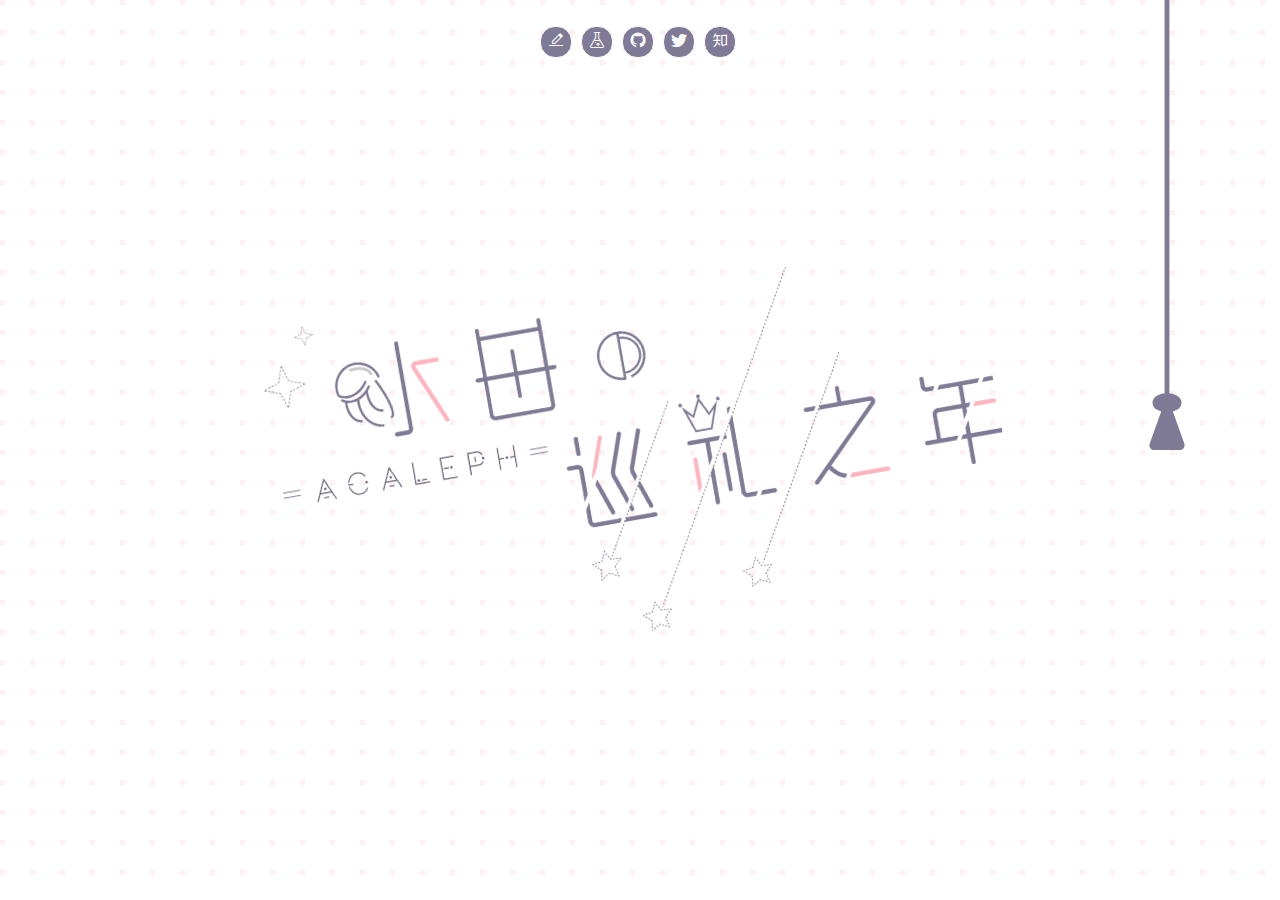
<file: index.html>
<!DOCTYPE html>
<html lang="en">
<head>
    <meta charset="UTF-8">
    <title>Yuzi ACA</title>
    <link rel="icon shortcut" type="image/ico" href="./image/favicon.ico">
    <link rel="apple-touch-icon" href="./image/favicon.png">
    <link rel="stylesheet" type="text/css" href="./style.css" />
    <link rel="stylesheet" type="text/css" href="./caomei1.2.8/style.css">
</head>
<body>
    <img id="main_logo" src="./image/mainLogo.png">
    <img id="pull" src="./image/pull.svg">
    <ul id = "personal_sites">
        <li class = "personal_site"><a href = "https://blog.acaleph.moe" title="Blog"><i class="czs-pen-write"></i></a></li>
        <li class = "personal_site"><a href = "https://pen.acaleph.moe/lab/lab.html" title="Lab"><i class="czs-chemistry-l"></i></a></li>
        <li class = "personal_site"><a href = "https://github.com/Acalepher" title="Github"><i class="czs-github-logo"></i></a></li>
        <li class = "personal_site"><a href = "https://twitter.com/Aca1eph" title="Twitter"><i class="czs-twitter"></i></a></li>
        <li class = "personal_site"><a href = "https://www.zhihu.com/people/wang-ling-49-43/" title="Zhihu"><i class="czs-zhihu"></i></a></li>
    </ul>
    <!--<div class="wave">
        <div></div><div></div><div></div><div></div><div></div>
        <div></div><div></div><div></div><div></div><div></div>
        <div></div><div></div><div></div><div></div><div></div>
        <div></div><div></div><div></div><div></div><div></div>
    </div>-->
    <!--
    <div id="aca_running">
        <svg xmlns="http://www.w3.org/2000/svg" viewBox="0 0 530.46 563.1">
            <defs>
                <filter id="turbulence" filterUnits="objectBoundingBox" x="0" y="0" width="100%" height="100%">
                    <feTurbulence data-filterId="3" baseFrequency="0.02 0.03" result="turbulence" id="feturbulence" type="fractalNoise" numOctaves="1" seed="1"></feTurbulence>
                    <feDisplacementMap id="displacement" xChannelSelector="R" yChannelSelector="G" in="SourceGraphic" in2="turbulence" scale="13" />
                </filter>
            </defs>
            <g class="jellyfish" filter="url(#turbulence)">
                <path class="tentacle" d="M226.31 258.64c.77 8.68 2.71 16.48 1.55 25.15-.78 8.24-5 15.18-7.37 23-3.1 10.84-4.65 22.55 1.17 32.52 4.65 7.37 7.75 11.71 5.81 21.25-2.33 8.67-7.37 16.91-2.71 26 4.26 8.68 7.75 4.34 8.14-3 .39-12.14 0-24.28.77-36 .78-16.91-12-27.75-2.71-44.23 7-12.15 11.24-33 7.76-46.83z" opacity=".49" fill="#fff"/>
                <path class="tentacle" d="M246.47 259.51a75 75 0 0 1 3.1 33.39c-1.55 11.71-8.91 20.82-8.91 33 0 10 3.48 18.21 5.81 27.75 2.71 10.41.39 19.51-.78 30.35-1.55 9.11-4.65 24.29-.77 33.39s7.37 4.77 7.37-2.6c0-6.07-.78-11.71-1.17-17.77-.39-8.25 3.1-12.58 5-20.39 5.43-21.24-9.3-42.06-3.49-63.31 2.72-11.27 10.86-22.55 11.25-34.26.38-6.07-1.55-14.74-2.72-20.38z" opacity=".66" fill="#fff"/>
                <path class="tentacle" d="M276.54 262.11c-1.55 9.11 2.21 17.35-.51 26.89-3.87 12.57-8.2 23.41-8.58 37.29 0 10.41 5.78 15.61 7.72 25.15 2.72 11.28-2.73 19.95-5.44 30.35-1.94 6.51-3.11 15.62-.79 22.12 3.49 8.24 5.43 7.81 3.88 18.21-.78 4.77-2.72 17.35 4.26 19.09 5.43.86 5.82-6.94 5.82-11.72-.39-12.57-3.49-24.28-3.11-37.29.39-14.31 4.66-27.75 5.82-42.06.39-7.37-1.94-13-3.49-19.95-2.33-10.4-.78-15.17 3.1-24.71 4.65-10.85 5.28-21.25 6.06-33 .77-6.07 2.53-13-.54-18.65v.44z" opacity=".45" fill="#fff"/>
                <path class="tentacle" d="M300.34 261.25c1.55 14.3 7 19.94 1.17 34.68-5.43 12.15-8.53 22.12-3.88 35.13 3.88 10.84 5.43 18.21 3.88 30.36-1.56 10-2.33 19.94 4.26 28.61 13.57 17.35 10.86-10.4 8.14-19.07-1.55-6.08-3.49-11.71-2.71-18.22 1.16-8.24 3.88-14.31 1.55-23-1.55-6.07-5-10.41-3.88-17.35s5.82-12.14 6.59-19.51c1.17-7.37 3.49-30.35-3.1-35.56z" opacity=".6" fill="#fff"/>
                <path class="tentacle" d="M254.44 253.48c-8.78 25.12-15.81 53.28 2.61 77.35 11.06 14.46 42.58 51.91 38.16 69.8-3.91 15.83-20.78 24.73-14.17 28.18 8.22 3.21 22.2-26 18.7-41.25-3.89-16.94-17.68-35.47-34.38-54.78-2.48-2.86-13.15-18.09-14-35.58-1-19.92 12.84-42.61 12.38-42.62-3.13-.02-8.1-4.53-9.3-1.1z" fill="#fff"/>
                <path class="tentacle" d="M276.84 253.3c7.24 20.7 13 43.91-2.15 63.75-9.11 11.91-35.1 42.78-31.45 57.53 3.22 13.05 13.8 19.9 11.68 23.22-2.87 3.86-16.15-16.76-16.55-25.86-.72-16.2 12.73-33.92 29.47-53.28 2-2.36 10.84-14.91 11.57-29.33.82-16.41-10.59-35.12-10.2-35.12 2.54-.02 6.64-3.74 7.63-.91z" fill="#fff"/>
                <path class="tentacle" d="M295.27 254.27c5.83 16.69 12.69 18.82 1.58 35.22a45 45 0 0 0-6.67 19.22c-.52 6.52 6.09 13.33 5.5 19.6-2.35 24.92-17.13 46.55-19.33 44.29-4.35-4.6 22.07-28.6 12.46-51.16-8.38-19.64 6.49-36.53 9.9-42.49 2.75-4.8-11.51-24.51-11.42-24.51 2.05-.01 5.93-.6 7.98-.17z" fill="#fff"/>
                <path class="tentacle" d="M256.56 252.22c-7 6.09-17.21 14-23.17 24-5.55 9.25-7.06 20.43-7.66 27.88-.53 6.52 2.21 13.76 5.49 19.6 14 24.92-15.62 46.55-19.33 44.29-4.55-4 14.59-16.95 17.41-23.45 2.91-6.69-.07-16.29-5-27.71-8.38-19.64 1-39.25 4.37-45.2 2.75-4.81 19.82-19 19.91-19 2.1-.07 5.92-.84 7.98-.41z" fill="#fff"/>
                <path class="tentacle" d="M288.76 254.4c7 6.09 17.21 14 23.17 24 5.55 9.25 7.06 20.43 7.66 27.88.53 6.52-2.21 13.76-5.49 19.6-14 24.93 9 45 19.33 44.29 6.58-4.07-14.59-16.95-17.41-23.45-2.91-6.69.07-16.28 5-27.71 8.38-19.64-1-39.25-4.37-45.2-2.75-4.81-19.82-19-19.91-19-2.1-.06-5.92-.81-7.98-.41z" fill="#fff"/>
                <path class="face" d="M283.26 178.86c-17.72-1.84-36.33 5.33-52.24 17.37a110.1 110.1 0 0 0-22.14 22.06c-8.54 11.67-14 31.93-7.48 47.29 8.82 20.73 29.67 14.17 44.32 15.6 14.34 1.55 28.68-.52 43-.52 10.47 0 20.94 1 31.4-.51 9.36-1.39 21.38-9.12 24-22.07 4.24-21-13.77-45.52-24.27-58.37-10.69-13.1-23.39-19.48-36.59-20.85z" fill="#fff"/>
                <path class="outerJelly" d="M340.52 295.71c-10.12 1.19-15.63-.12-20.38-1.64-3.63-1.17-6.84-2.44-11.37-2.83l-1-.06c-1-.06-2.05-.06-3.17 0a21.37 21.37 0 0 0-8 2.28c-1.27.59-2.6 1.21-4.09 1.82a42.23 42.23 0 0 1-10.6 3c-1 .16-2 .29-3.11.37-1.56.14-3.26.22-5.09.22h-.51c-1.74 0-3.35-.08-4.84-.2-.6 0-1.15-.08-1.7-.15a47.37 47.37 0 0 1-9.43-1.8 8.25 8.25 0 0 1-.92-.29 75 75 0 0 1-8-3.34L248 293a19.06 19.06 0 0 0-6.86-1.81c-1.27-.06-2.44-.12-3.56-.14h-1a51.6 51.6 0 0 0-9.87.67c-8 1.38-10.86 4.29-22.82 4.06-22.13 0-9.51-11.13-11-17.8-7.24-33.11-.69-63.69 18-83.91 14.65-15.86 35.74-24.25 61-24.25 23.56 0 43.94 8.81 59 25.44 19.21 21.29 27 53.84 20 83-1.67 6.46 10.68 14.95-10.37 17.45z" opacity=".5" fill="#fff"/>
                <path id="freckle" fill="#f0dfe2" d="M330 225.23a4.16 4.16 0 0 0-.1.55c-.52 3.79 3.9 6.73 5.91 3 2.42-4.46-4.66-8.14-5.81-3.55z"/>
                <path id="freckle" fill="#f0dfe2" d="M322.89 215.5a3.94 3.94 0 0 0-1.32 3.61 3 3 0 1 0 5.91 0c.27-3.81-2.76-4.98-4.59-3.61z"/>
                <path id="freckle" fill="#f0dfe2" d="M206.88 241.24c-.88 2-.11 4.56 3.36 4.27 3.87-.33 5.42-5.85.75-6.62a3.79 3.79 0 0 0-4.11 2.35z"/>
                <path id="freckle-4" fill="#f0dfe2" d="M210.11 225.75c.83-.07 1.7.52 1.92 2.17.4 3-2.5 3.09-3.4.6a2 2 0 0 1 1.48-2.77z"/>
            </g>
            <g id="bubbles" fill="#fff">
                <path class="bubble" d="M384.85 167.41c-7.37 4.94-6.92 18 4.34 16.82a19.89 19.89 0 0 0 3.34-.71c13.54-4.17 9.8-20.35-3.66-17.77a10.52 10.52 0 0 0-4.02 1.66z" opacity=".67"/>
                <path class="bubble" d="M130.5 266.76c-6 4-5.59 14.59 3.51 13.61a15.22 15.22 0 0 0 2.7-.57c11-3.38 7.93-16.47-3-14.38a8.85 8.85 0 0 0-3.21 1.34z" opacity=".75"/>
                <path class="bubble" d="M424.53 152.72c2.41-6-5.11-13.82-12-7.41s2.41 15.31 9.3 10.64a7.19 7.19 0 0 0 2.7-3.23z" opacity=".89"/>
                <path class="bubble" d="M392.89 142.46c1.65-4.09-3.5-9.45-8.22-5.07s1.65 10.47 6.36 7.28a4.87 4.87 0 0 0 1.86-2.21z" opacity=".47"/>
                <path class="bubble" d="M114 242.88c-2-.26-4.34 1.09-3.68 4.42 1.68 8.05 11.35-3.48 3.68-4.42z" opacity=".54"/>
                <path class="bubble" d="M110.78 259.61c3.62-2.73 4.8-9.7-.42-12.31-7.07-3.53-12.93 6.88-6.75 11.86 2.68 2.16 5.26 1.89 7.17.45z" opacity=".94"/>
                <path class="bubble" d="M141.82 214.42c-2.7.07-5.63 2.5-4.54 5.75 1.68 4.62 9.19 2.19 8.37-2.49a3.6 3.6 0 0 0-3.83-3.26z" opacity=".77"/>
            </g>
            <g class="jellyfish face">
                <path class="eye lefteye"  fill="#b4bebf" d="M262 233.63a3.1 3.1 0 1 0-3 3.19 3.1 3.1 0 0 0 3-3.19z"/>
                <path class="eye righteye" fill="#b4bebf" d="M294 232.72a3.1 3.1 0 1 0-3 3.18 3.1 3.1 0 0 0 3-3.18z"/>
                <path class="mouth" d="M286.84 244s-.11-.12-.32-.31a9.91 9.91 0 0 1-.81-.76l-.5-.53c-.16-.2-.31-.41-.48-.61s-.27-.46-.41-.69a6.83 6.83 0 0 1-.29-.75 5.86 5.86 0 0 1-.06-3 7.71 7.71 0 0 1 .29-1.05 3.46 3.46 0 0 1 .13-.39.49.49 0 1 0-.8-.55 3.31 3.31 0 0 0-.33.38 5.42 5.42 0 0 0-.68 1.12 5.32 5.32 0 0 0-.53 2.93 4.34 4.34 0 0 0 .07.52h-.08a9.59 9.59 0 0 1-1.64.53 11.21 11.21 0 0 1-1.15.22 10.31 10.31 0 0 1-1.29.17 12 12 0 0 1-1.41.1c-.48 0-1.07.05-1.48 0l-1.46-.06c-.48 0-.94-.11-1.39-.15s-.88-.17-1.29-.23-.78-.2-1.13-.29-.65-.22-.93-.31a5 5 0 0 1-.67-.28 2.56 2.56 0 0 0 0-.27 5.08 5.08 0 0 0 0-1.1 6 6 0 0 0-1.12-3 2.65 2.65 0 0 0-.32-.39.5.5 0 0 0-.67-.15.49.49 0 0 0-.15.68 3.33 3.33 0 0 1 .12.39 9.13 9.13 0 0 1 .26 1.06 5.81 5.81 0 0 1-.14 3 6.81 6.81 0 0 1-.31.74l-.43.67c-.18.2-.34.41-.49.61l-.52.51a9 9 0 0 1-.83.74c-.21.18-.33.3-.33.3a.49.49 0 0 0 .5.81s.16-.05.44-.17a6.14 6.14 0 0 0 1.15-.56c.22-.15.48-.3.72-.49s.49-.43.73-.68.45-.57.67-.87.24-.49.35-.74a2.77 2.77 0 0 0 .42.27 7 7 0 0 0 1 .53 7.33 7.33 0 0 0 1.23.48 8.56 8.56 0 0 0 1.41.38c.5.08 1 .2 1.54.24l1.6.09c.61 0 1.05 0 1.58-.07a11.79 11.79 0 0 0 1.53-.18 9.58 9.58 0 0 0 1.44-.31 8.32 8.32 0 0 0 1.25-.42 6.92 6.92 0 0 0 1-.47 5.28 5.28 0 0 0 .6-.36c.09.19.18.37.26.55s.42.62.64.89.48.49.71.71.49.35.71.51a7.4 7.4 0 0 0 1.13.59l.44.18a.47.47 0 0 0 .51-.11.48.48 0 0 0 .01-.6z" fill="#d3d3d3" opacity=".72"/>
            </g>
        </svg>
    </div>
    -->
</body>
</html>
</file>
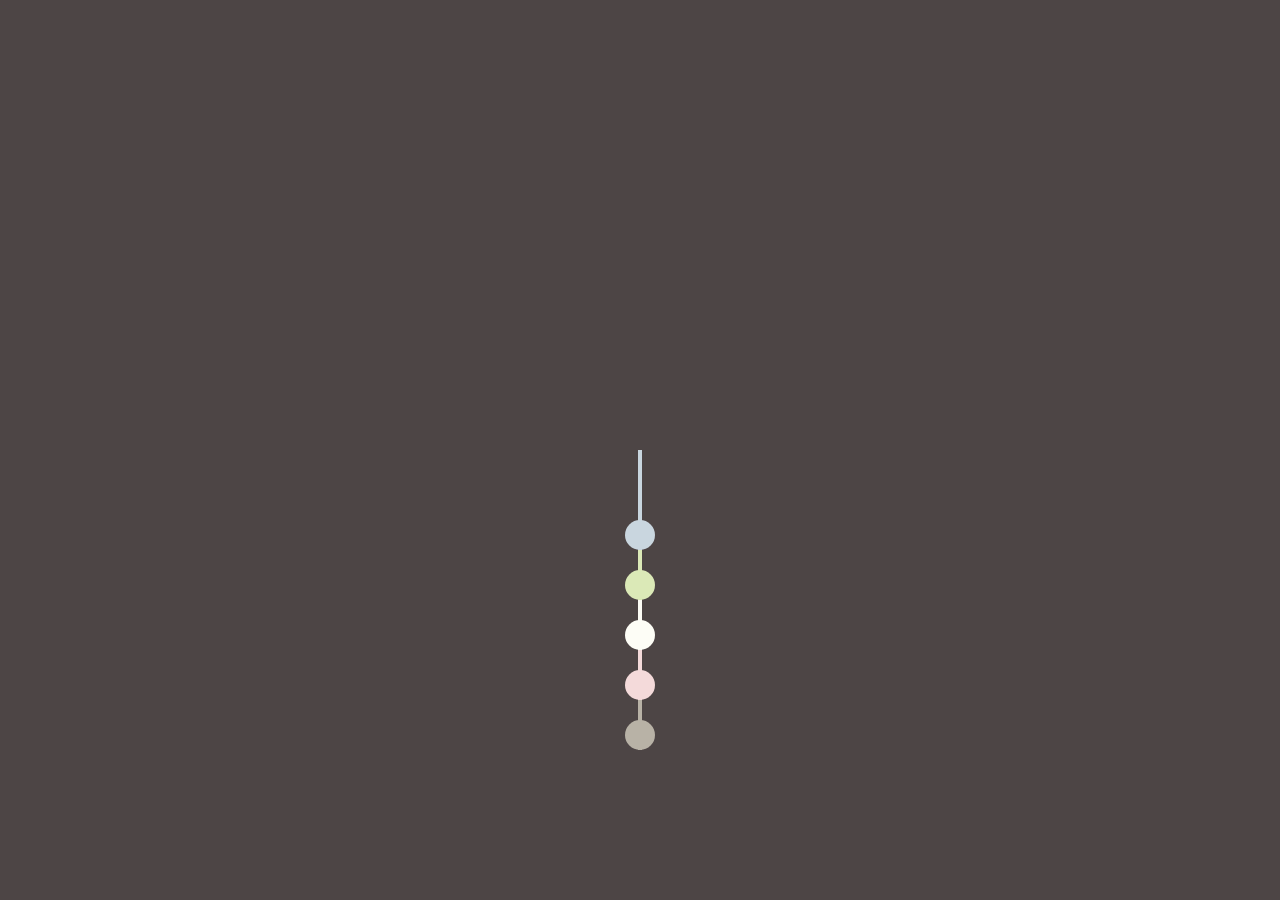
<file: fairy-tail/cp1/index.html>
<!DOCTYPE html>
<html lang="en">
<head>
    <meta charset="UTF-8">
    <title>Lollipop</title>
    <link rel="stylesheet" href="style.css">
    <link rel=icon href=../../image/favicon.ico>
</head>
<body>
    <div class = "stage">
        <div class="wrapper wrapper1">
            <div class="bar">
            </div>
        </div>
        <div class="wrapper wrapper2">
            <div class="bar">
            </div>
        </div>
        <div class="wrapper wrapper3">
            <div class="bar">
            </div>
        </div>
        <div class="wrapper wrapper4">
            <div class="bar">
            </div>
        </div>
        <div class="wrapper wrapper5">
            <div class="bar">
            </div>
        </div>
    </div>

</body>
</html>
</file>
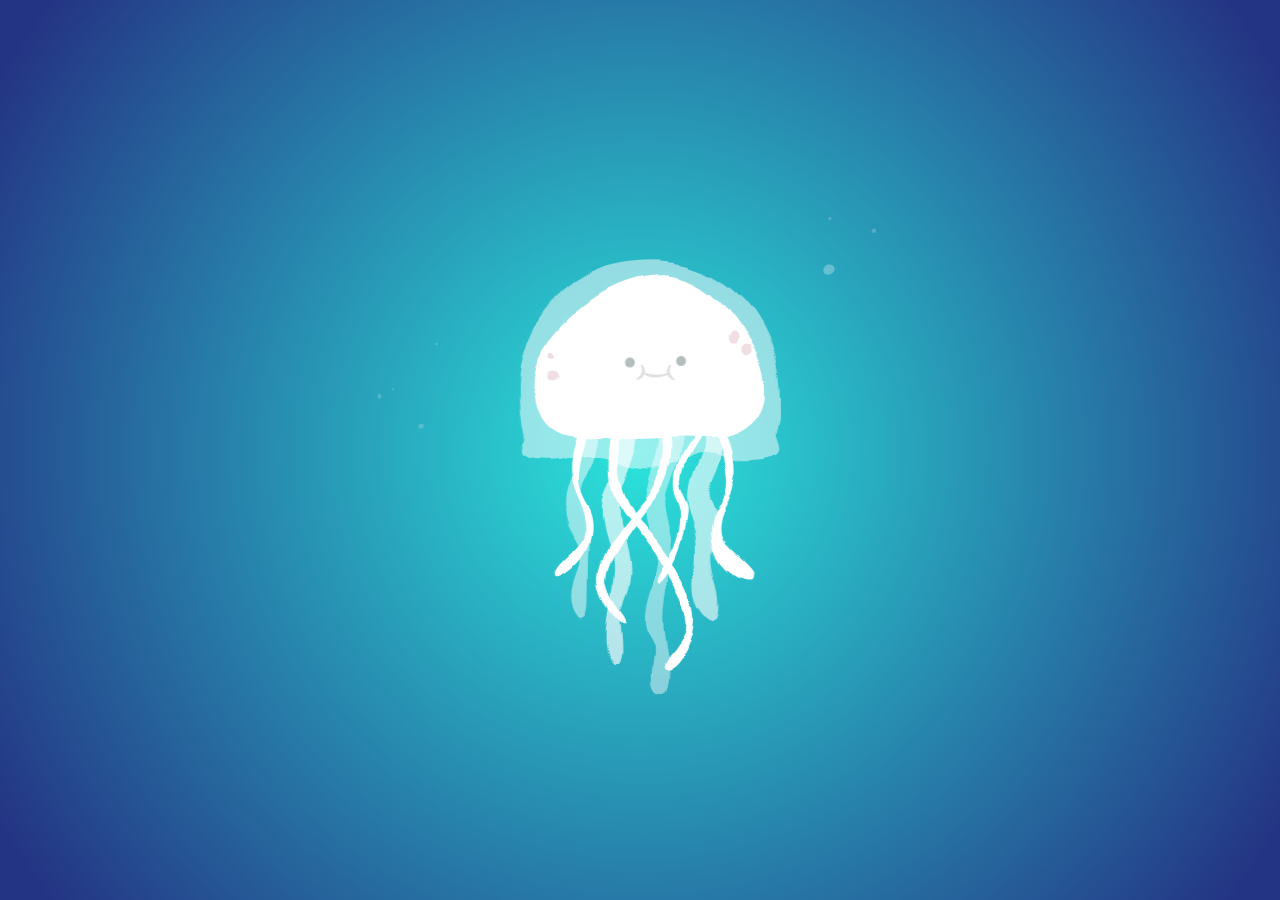
<file: fairy-tail/cp2/index.html>
<!DOCTYPE html><html lang=en><head><meta charset=utf-8><meta http-equiv=X-UA-Compatible content="IE=edge"><meta name=viewport content="width=device-width,initial-scale=1"><link rel=icon href=../../image/favicon.ico><title>JellyFish</title><link href=css/app.25bd6730.css rel=preload as=style><link href=js/app.fe735899.js rel=preload as=script><link href=js/chunk-vendors.14e0b656.js rel=preload as=script><link href=css/app.25bd6730.css rel=stylesheet></head><body><noscript><strong>We're sorry but ac-lab doesn't work properly without JavaScript enabled. Please enable it to continue.</strong></noscript><div id=app></div><script src=js/chunk-vendors.14e0b656.js></script><script src=js/app.fe735899.js></script></body></html>
</file>
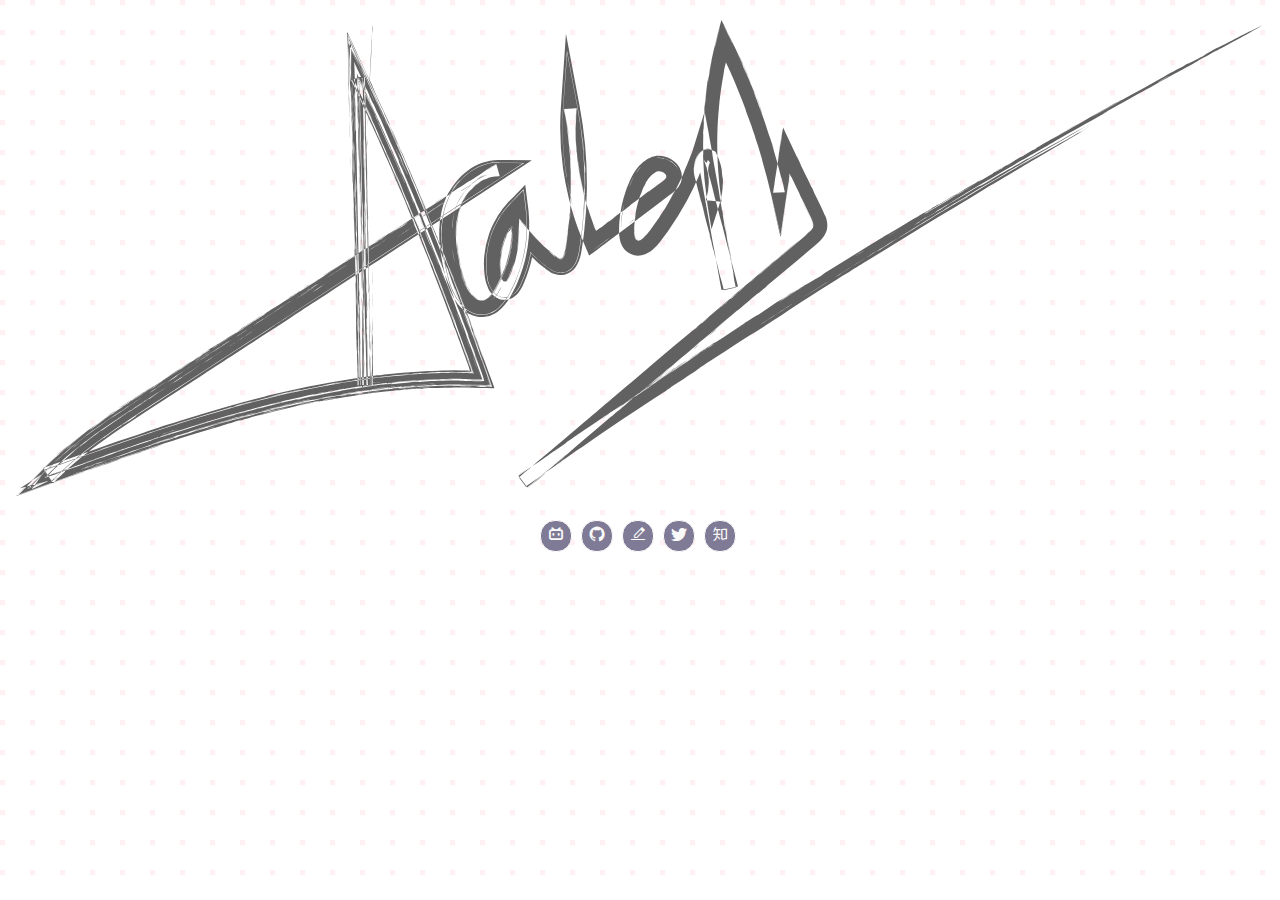
<file: lab.html>
<!DOCTYPE html>
<html lang="en">
<head>
    <meta charset="UTF-8">
    <title>lab</title>
    <link rel="icon shortcut" type="image/ico" href="./image/favicon.ico">
    <link rel="apple-touch-icon" href="./image/favicon.png">
    <link rel="stylesheet" type="text/css" href="style.css" />
    <link rel="stylesheet" type="text/css" href="./caomei1.2.8/style.css">
</head>
<body>
    <svg xmlns="http://www.w3.org/2000/svg" viewBox="0 0 2651.66 1032.13"><defs><style>.cls-1{fill:none;}.cls-2{fill:#616161;fill-rule:evenodd;}</style></defs><title>Acaleph</title><g id="Acaleph" data-name="Acaleph"><g id="Acaleph" data-name="Acaleph"><path class="cls-1" d="M2632.52,26.41A14848.21,14848.21,0,0,0,1067.18,976l25,32.74L1479,685.11l193.4-161.83,24.17-20.23a172.66,172.66,0,0,0,13.31-12,75.74,75.74,0,0,0,7-8.3A56.17,56.17,0,0,0,1723,472a47.35,47.35,0,0,0,3.53-13.32,50.83,50.83,0,0,0-.27-13.2,78.93,78.93,0,0,0-6.29-20.29c-1.23-2.78-2.47-5.36-3.58-7.69l-3.39-7.11-6.79-14.22-83-173.85L1598,383.48l40.48-1.34a1454.25,1454.25,0,0,0-49.26-169.67q-14.87-41.62-32.25-82.28l-8.84-20.25L1541.8,96c-3-6.7-6.1-13.11-9.17-19.61L1514,38.35,1495.13,0l-10.66,41.09-10.33,40.54-2.44,10.45-1.21,5.24-1.11,5.4-3.25,15.89-3.93,22.09A868.65,868.65,0,0,0,1460,408.9l12.26,82.47,27.58-78.67a151.73,151.73,0,0,0-6-114.1l-2.54-5.36-4.62-2.94q-1.12-.72-2.28-1.39l-1.16-.66-1.35-.65c-.93-.42-1.79-.82-2.8-1.18s-2.12-.68-3.2-1a32,32,0,0,0-3.53-.65,25,25,0,0,0-3.75-.24q-1,0-1.92,0c-.64,0-1.29.12-1.93.21a25.63,25.63,0,0,0-3.77.74,31.26,31.26,0,0,0-6.75,2.67c-1,.54-1.89,1.11-2.8,1.71s-1.62,1.19-2.41,1.82a38.69,38.69,0,0,0-6.9,7.45,48.48,48.48,0,0,0-4.15,7.05,60.24,60.24,0,0,0-2.76,6.7,74.59,74.59,0,0,0-3.85,26c0,1.12.09,2.24.19,3.39s.22,2.31.37,3.47.38,2.38.59,3.57l.41,1.84.38,1.59,4.73,18.36L1457,444.61l37.88,146.89,40.26-8.77-71.36-400.2L1441.32,256l-2.86,9.36L1437,270c-.48,1.51-.95,2.87-1.42,4.32l-5.7,17.08-2.85,8.54-.36,1.07-.38,1-.76,1.94-1.52,3.89L1418,323.33c-1,2.58-2,5.21-3.07,7.72l-2.14,4.87-3.2,7.26c-2.21,4.81-4.46,9.59-6.73,14.37s-4.66,9.5-7.12,14.18l-3.7,7-1.85,3.51-1.93,3.46a607.63,607.63,0,0,1-33.51,53.86c-1.48,2.19-3,4.33-4.59,6.47l-4.65,6.42c-3.14,4.24-6.41,8.45-9.56,12.61a56.49,56.49,0,0,1-8.24,8.61,28.45,28.45,0,0,1-3.85,2.72c-.28.15-.55.31-.8.43l-.31.16s0,0,0,0h0l-.34-1.13a30.73,30.73,0,0,1-.78-4.78c-.09-.93-.16-1.91-.19-2.94,0-.5,0-1,0-1.57v-1.73c0-2.49,0-5,.15-7.48l.15-3.74.25-3.74a217.8,217.8,0,0,1,12.38-58.47c.84-2.35,1.76-4.67,2.66-7s1.87-4.63,2.92-6.89l1.53-3.42,1.53-3.19c1-2.07,2.11-4.11,3.24-6a64.69,64.69,0,0,1,7.11-10.09,31.47,31.47,0,0,1,7.37-6.26,6.54,6.54,0,0,1,.89-.46c.29-.14.58-.31.87-.45s.58-.21.87-.33a3.81,3.81,0,0,1,.87-.31q.44-.11.87-.26l.21-.07h.07l.11,0a1.82,1.82,0,0,0,.28,0c.13,0,.22,0,.37,0a8.5,8.5,0,0,1,2.2.34,11.88,11.88,0,0,1,2.72,1.2,10.45,10.45,0,0,1,2.24,1.73,3.61,3.61,0,0,1,.34.37c-.09-.12,0-.07-.06-.08h0s0,0,0,0a33.15,33.15,0,0,1-3.53,3.09l-2.75,2.1-3.11,2.34-6.21,4.67L1333,381l-49.7,37.39-47.06,35.41h0l-1.27-3.33c-.89-2.34-1.81-4.66-2.6-7a557.29,557.29,0,0,1-17.3-57.46,594.76,594.76,0,0,1-11.33-59,584.12,584.12,0,0,1-4-119.79L1159,209.62a838.88,838.88,0,0,1,12.42,216c-.25,4.51-.73,9-1.1,13.51s-.75,9-1.29,13.5l-1.48,13.48-1.78,13.44c-.55,4.49-1.28,8.94-2,13.41l-1,6.7-.26,1.67c-.09.55-.17,1.16-.25,1.56-.16.9-.32,1.79-.51,2.65a43.57,43.57,0,0,1-2.77,9c-.25.64-.53,1-.77,1.56a2,2,0,0,1-.19.3l-.11.16,0,0h0s.2.1,0,0l-.72-.4c-.54-.33-1.11-.68-1.76-1.12-1.3-.89-2.72-1.95-4.48-3.33s-3.42-2.69-5.11-4.07c-3.38-2.75-6.72-5.55-10-8.44-1.65-1.43-3.25-2.91-4.86-4.36l-2.39-2.22-.6-.56-1-1-2.31-2.23-2.31-2.23c-.39-.38-.76-.72-1.17-1.14l-1.23-1.26-4.91-5c-1.63-1.72-3.25-3.52-4.87-5.27l-2.43-2.65-2.44-2.82-4.89-5.68-4.94-5.89L1085.64,445l-19.43-23.16-1.8,35.47-.92,18.1-.12,2.24-.17,2.12-.34,4.25-.34,4.25c-.12,1.41-.2,2.86-.42,4.15l-1.11,8-.28,2c-.09.65-.18,1.38-.29,1.88l-.64,3.32-1.28,6.63-.82,3.56c-1.07,4.67-2.34,9.29-3.7,13.88a232.79,232.79,0,0,1-10,26.91l-2.5,5.43-.14-.49c-.21-.61-.34-1.26-.52-1.9-.08-.32-.13-.64-.2-1l-.1-.48c0-.15-.07-.44-.1-.65l-.82-5.54-.42-2.77-.23-2.8-.47-5.6c-.12-1.87-.09-3.75-.15-5.63l-.06-2.82c0-.47,0-.94,0-1.41l.07-1.41.24-5.64c0-1.88.29-3.76.48-5.64s.37-3.76.6-5.63l.93-5.59.46-2.8c.18-.93.42-1.85.62-2.77l1.26-5.54c.42-1.84,1-3.64,1.54-5.47l.79-2.73.39-1.36.48-1.34,1.91-5.35c.58-1.8,1.37-3.53,2.11-5.27l.56-1.31,0-.11h0v-.05l-1.48,13.58a276.81,276.81,0,0,1-7.22,34.95l-2.51,8.56-2.86,8.45c-.24.7-.47,1.41-.72,2.11l-.8,2.08-1.61,4.16c-.55,1.38-1,2.78-1.62,4.15l-1.78,4.09c-1.19,2.72-2.32,5.47-3.67,8.11l-1.94,4c-.66,1.33-1.26,2.69-2,4l-4.22,7.83c-1.41,2.5-2.82,4.87-4.27,7.09a61.55,61.55,0,0,1-9,11.11,29.94,29.94,0,0,1-4.37,3.42,20.74,20.74,0,0,1-4,1.86,19.23,19.23,0,0,1-4,.66,12.24,12.24,0,0,1-3.66-.43,16.38,16.38,0,0,1-3.91-1.61,29.09,29.09,0,0,1-4.38-3.2,40.63,40.63,0,0,1-4.51-4.67,58.44,58.44,0,0,1-4.32-5.82,95.12,95.12,0,0,1-7.5-13.9,130.88,130.88,0,0,1-5.71-15.57c-.79-2.69-1.45-5.22-2.23-8.41-.76-3-1.51-6.07-2.2-9.09-2.84-12.1-5.29-24.13-7.07-36.08-3.59-23.86-4.26-47.5.2-69.52.29-1.37.52-2.76.85-4.12l1-4c.67-2.76,1.42-5.26,2.31-7.79a107.63,107.63,0,0,1,6.39-14.8,106.5,106.5,0,0,1,19-26,86.2,86.2,0,0,1,25.2-17.79,63.38,63.38,0,0,1,28.17-5.75l-10.49-37.87L536.58,633.87,294.91,791.44c-20.13,13.14-40.3,26.22-60.48,39.58s-40.29,27-60.1,41.31C134.74,900.89,96.21,932.06,61.67,968L0,1032.13l83.62-30.51c63.87-23.31,127.67-46.5,191.77-68.51q48.07-16.49,96.4-32t97-29.36c64.95-18.44,130.42-34.76,196.52-47.26S798.07,802.86,865,798.91c4.18-.25,8.36-.56,12.54-.76l12.55-.53,12.55-.53c4.18-.19,8.37-.19,12.55-.3l12.55-.25,6.27-.12,6.27,0,12.55,0,6.27,0h3.14l1.31,0,1.59,0,3.19.08,51,1.33,1.59,0,.8,0c.39.1.39-.09.22-.4l-1.07-3-2.14-6-4.28-12-8.56-24L999.6,735q-2.13-6-4.33-12l-8.73-24q-35-96.15-73-191.18-75.78-190.11-163-375.41L709,43.66l2.34,97.9,15.51,648.32,41.22-.67q-3.21-380.8,16.64-761.33l-41.17-2.17Q723.6,407.27,726.82,789.56l41.22-.67L752.53,140.57l-39.27,9.26Q799.7,334,875.23,523q37.69,94.47,72.57,190l8.68,23.9q2.18,6,4.3,12l2.13,6,.13.37,0,.06h0l-23-.07-6.48,0-6.48.12-12.95.26c-4.32.11-8.64.12-12.95.31l-12.94.54-12.93.54c-4.31.21-8.61.53-12.92.78C793.56,761.83,725.16,771.2,657.63,784s-134.22,29.4-200.11,48.11q-49.43,14-98.25,29.72T262,894.11c-64.56,22.17-128.6,45.46-192.52,68.78l21.95,33.64c32.16-33.45,68.66-63.09,107-90.75s78.7-53.45,119-79.81L559.1,668.41l483.34-315.14,54.48-35.52-65-2.35a101.5,101.5,0,0,0-24,2,108.63,108.63,0,0,0-22.6,7.33A127.28,127.28,0,0,0,947.86,351a149.58,149.58,0,0,0-35.18,56.46c-1.23,3.53-2.32,7.18-3.18,10.65l-1.36,5.27c-.43,1.76-.74,3.54-1.11,5.31a209.46,209.46,0,0,0-3.93,42.47,289.37,289.37,0,0,0,3.36,41.23c2,13.45,4.69,26.59,7.72,39.47.74,3.23,1.53,6.43,2.33,9.62s1.69,6.73,2.71,10.2a172,172,0,0,0,7.55,20.55,136,136,0,0,0,10.79,19.92,99.38,99.38,0,0,0,7.15,9.62,81.57,81.57,0,0,0,8.88,9.13,69.94,69.94,0,0,0,11.2,8,57.71,57.71,0,0,0,13.86,5.66,53.56,53.56,0,0,0,15.39,1.75,59.43,59.43,0,0,0,14.94-2.5,61.48,61.48,0,0,0,13.46-6.2,70.85,70.85,0,0,0,10.81-8.36,101.91,101.91,0,0,0,15.3-18.65c2.06-3.15,3.93-6.3,5.67-9.39l4.91-9.12c.85-1.51,1.56-3.08,2.32-4.62l2.26-4.65c1.56-3.08,2.89-6.26,4.26-9.42l2.06-4.74c.67-1.59,1.26-3.21,1.89-4.81l1.86-4.82.93-2.41c.29-.81.56-1.63.84-2.44l3.31-9.79,2.91-9.91a318,318,0,0,0,8.35-40.4l1.26-10.25.43-5.14.37-4.5c.14-1.61.27-3.23.31-4.8s.15-3.18.17-4.74l0-4.65,0-9.3,0-4.65c0-1.53.07-3.16-.08-4.55l-.58-8.64-.58-8.64-.14-2.16-.25-2-.5-4-2-15.84-4.2-32.94-28.6,29.2-6.72,6.86-.84.86a10.4,10.4,0,0,0-.84.93l-1.69,2-3.38,4-3.38,4-1.69,2a10.87,10.87,0,0,0-.83,1.11l-.83,1.18L1029,429l-1.65,2.37a19.18,19.18,0,0,0-1.6,2.51l-3,5.47-6,10.95c-.95,1.89-1.93,3.78-2.72,5.75l-1.91,4.48c-.94,2.21-1.91,4.41-2.67,6.69L1007,474l-.6,1.7-.51,1.73-1,3.46c-.65,2.31-1.4,4.6-1.95,6.93l-1.61,7c-.26,1.17-.55,2.34-.78,3.52l-.6,3.56L998.81,509c-.31,2.39-.52,4.79-.78,7.18s-.55,4.78-.6,7.2l-.31,7.23-.07,1.81c0,.6,0,1.21,0,1.81l.07,3.62c.07,2.42.05,4.83.2,7.25l.6,7.24.31,3.62.53,3.6,1.08,7.2c.05.32.08.56.15.94l.22,1.1c.15.73.3,1.47.47,2.19.37,1.44.7,2.89,1.16,4.32.21.65.45,1.56.83,2.58l1.14,3,.57,1.5.67,1.45,1.34,2.9,1.55,2.75.78,1.37c.27.45.58.86.87,1.29l1.77,2.55c.63.81,1.3,1.56,2,2.34l1,1.16c.34.38.7.72,1.05,1.07q1.07,1.05,2.16,2.06l2.32,1.82c.39.29.76.63,1.17.88l1.23.78,1.23.78a8.05,8.05,0,0,0,1.27.71l2.61,1.25c.88.38,1.81.65,2.72,1,.46.15.9.34,1.37.45l1.41.33,1.41.33a9.53,9.53,0,0,0,1.42.26q1.44.19,2.88.35c1.93,0,3.87-.06,5.79-.09a46,46,0,0,0,6.89-1.43c1.11-.38,2.22-.77,3.3-1.23s2.16-.93,3.18-1.55a40.59,40.59,0,0,0,11.26-9.13,66.69,66.69,0,0,0,8.54-12.8l.87-1.72.58-1.2.91-2,1.76-3.86a274,274,0,0,0,11.78-31.78c1.61-5.42,3.1-10.87,4.36-16.37l.94-4.07L1099,522l.13-.62.27.26,3.82,3.55c1.82,1.64,3.62,3.3,5.48,4.91,3.67,3.25,7.43,6.41,11.23,9.5q2.85,2.32,5.76,4.58c1.88,1.48,4.16,3.22,6.68,4.94,1.26.86,2.65,1.74,4.11,2.6.77.43,1.51.86,2.31,1.28l1.57.8c.57.28,1.06.49,1.6.73a43.7,43.7,0,0,0,13.25,3.62,38.64,38.64,0,0,0,6.83.06,29.62,29.62,0,0,0,3.38-.45c1.12-.2,2.24-.4,3.34-.66a39.81,39.81,0,0,0,12.27-5.83,44.17,44.17,0,0,0,9.7-9.71,30.25,30.25,0,0,0,2-2.88l.8-1.31c.23-.4.51-.81.7-1.19.81-1.54,1.69-3.15,2.33-4.65a84,84,0,0,0,5.56-17.48c.31-1.4.56-2.79.8-4.17.14-.74.21-1.27.31-1.87l.27-1.76,1.09-7c.72-4.69,1.49-9.37,2.06-14.08l1.86-14.11,1.55-14.14c.56-4.71.94-9.44,1.35-14.16s.89-9.44,1.15-14.18a880.09,880.09,0,0,0-13-226.61l-29.75-157-11.07,159.4a625.32,625.32,0,0,0,4.27,128.4,636,636,0,0,0,12.13,63.14,598.47,598.47,0,0,0,18.55,61.58c.85,2.54,1.84,5,2.79,7.55l4.28,11.2c3.87,9.48,7.9,19,11.85,28.48l3,7.13,1.49,3.56.74,1.78.37.89.19.45c0,.09.06.16.14.07l.19-.14,12.36-9.1c8.22-6,16.52-12.3,24.8-18.52l52.34-39.38,49.7-37.39,24.85-18.7,6.21-4.67,3.11-2.34,3.43-2.62a72.83,72.83,0,0,0,8.07-7.24,45.54,45.54,0,0,0,8.62-12.83l.38-.94.09-.24c0-.09,0-.16.07-.24l.18-.48.68-1.91c.43-1.28.73-2.6,1-3.91a37.19,37.19,0,0,0,.73-8,39.44,39.44,0,0,0-3.6-15.7c-.55-1.24-1.2-2.44-1.85-3.63s-1.4-2.34-2.2-3.45-1.56-2.19-2.56-3.33c-.84-1-1.59-1.8-2.42-2.66A51.54,51.54,0,0,0,1392,312.7a53,53,0,0,0-12.28-5.35,49.57,49.57,0,0,0-14-2c-1.22,0-2.49.09-3.73.17s-2.52.28-3.78.5l-1.9.38-.94.21-.77.21-3.07.9a29.18,29.18,0,0,0-3,1.06L1345.6,310c-1,.43-1.87.91-2.81,1.37s-1.89.92-2.74,1.46a72.38,72.38,0,0,0-17.71,14.69,105.32,105.32,0,0,0-11.84,16.64c-1.66,2.81-3.13,5.62-4.54,8.43-.69,1.4-1.36,2.81-2,4.2l-1.82,4.07c-1.25,2.7-2.32,5.48-3.48,8.22s-2.17,5.54-3.17,8.34A259,259,0,0,0,1280.75,447l-.29,4.45-.18,4.46c-.15,3-.14,5.95-.18,8.93v1.12l0,1.25c0,.83,0,1.67.07,2.53.06,1.7.17,3.45.34,5.24a71.34,71.34,0,0,0,2,11.38c.29,1,.57,2,.89,3.07l.58,1.65c.24.65.46,1.33.74,1.94.54,1.25,1.1,2.5,1.7,3.72s1.31,2.39,2,3.55a39.51,39.51,0,0,0,11.1,11.64,38.11,38.11,0,0,0,22.78,6.82,39.86,39.86,0,0,0,8-1,46.28,46.28,0,0,0,7.78-2.49c.62-.26,1.27-.54,1.87-.81l1.53-.74c1-.49,1.9-1,2.81-1.51a69.31,69.31,0,0,0,9.57-6.68,97.14,97.14,0,0,0,14.47-15c3.46-4.56,6.9-9,10.27-13.54l5-6.87c1.66-2.29,3.32-4.57,4.91-6.91a648.85,648.85,0,0,0,35.81-57.56l2.06-3.7,2-3.75,4-7.5c2.62-5,5.07-10.1,7.61-15.15s4.83-10.22,7.19-15.35l4.58-10.4L1494.52,590l40.26-8.77L1496.9,434.32,1478,360.88l-4.73-18.36-.07-.29,0-.14V342l0-.23-.11-.47c0-.37-.14-.7-.18-1.11s-.11-.79-.13-1.24-.06-.87-.08-1.34a33.43,33.43,0,0,1,1.64-11.32,19.13,19.13,0,0,1,.85-2.07,7.87,7.87,0,0,1,.63-1.12.11.11,0,0,0,0-.07c-.57-.46-1.21-.94-1.78-1.48l-.84-.81q-.38-.34-.75-.71c-.48-.47-1-1.12-1.32-1.48a13.45,13.45,0,0,1-1-1.39,6.83,6.83,0,0,1-.73-1.18,5.61,5.61,0,0,1-.44-.9l-.08-.23,0-.11a2.11,2.11,0,0,1-.08-.26c-.15-.6.11-.07-.29,1.4a6.48,6.48,0,0,1-.41,1.29l-.07.15-.08.23-.16.45q-.17.44-.38.85c-.14.27-.28.54-.44.79s-.35.72-.54,1.07a16.13,16.13,0,0,1-1.27,2l-8.41-6.42A110.5,110.5,0,0,1,1461,399l39.84,3.79a827.42,827.42,0,0,1,2.1-255.44l3.75-21,1.07-5.23.07-.33,0-.08h0v.05h0l.49,1.07,2.22,4.89L1519,146.4q16.88,39.49,31.34,79.95a1413,1413,0,0,1,47.86,164.85L1622,496.56l16.73-106.7,4.66-29.7L1669,413.9l6.79,14.22,3.39,7.11c1.15,2.41,2.18,4.57,3.08,6.59a39.81,39.81,0,0,1,3.22,9.66,9.66,9.66,0,0,1,.09,2.51,6,6,0,0,1-.51,1.85,23.76,23.76,0,0,1-4.82,6.53c-2.65,2.72-6.09,5.64-10.18,9l-24.17,20.23L1452.5,653.49,1065.7,977.14l25,32.74a14807,14807,0,0,1,1561-946.95Z"/><path class="cls-2" d="M754.25,189c-.67,9.32-1.08,19.21-1.27,29.58C753.36,208.59,754.13,199.4,754.25,189Z"/><path class="cls-2" d="M754,217c-.27,10.09-1.06,19.14-1.16,29.58C753.27,236.9,754,227.75,754,217Z"/><path class="cls-2" d="M749.78,293.4c-.52,10.35-.31,11-.67,26.74.35-5.1.48-10.66.75-16C749.92,297.53,749.68,300.64,749.78,293.4Z"/><path class="cls-2" d="M736.47,583.68,736,596.26c.25,7.2,0,13.42.21,20.51C736.59,606.37,736.66,595.31,736.47,583.68Z"/><path class="cls-2" d="M751.89,273c-.07-5.41-1.06,16.28-1,22.65.3.54.35-7.69.94-15.68A47.5,47.5,0,0,1,751.89,273Z"/><path class="cls-2" d="M736,629.65c-.07,12.73-.37,12.62-.62,18.91.27,5.87.55,3.28.87-5Z"/><path class="cls-2" d="M744.61,467.15c-.23-4.58-.75,18.74-.46,26.44C744.68,485.46,744.16,475.37,744.61,467.15Z"/><path class="cls-2" d="M735.21,754.09c0,5,.18,14.49,0,9.76-.16,6.28.34,13.76.45,20.51q-.12,1.9-.2,5.12l24-.39c0-5.56,0-13.91-.16-23.53-.71-.86-1.16-23.33-1.78-41.26.2,9.9.54,20,.41,29.25.48.6.42,6.18,1,20.8a43.24,43.24,0,0,0-.2,6c.13,3,.24,5.87.33,8.74l-23.14.37q-.12-9.13,0-17.72C735.65,762.82,735.41,754.59,735.21,754.09Z"/><path class="cls-2" d="M743.64,509.62l-.51,12.61a84.82,84.82,0,0,1,.11,10.37C743.41,538.09,743.91,516.22,743.64,509.62Z"/><path class="cls-2" d="M745.43,553.8q-.29,14.63,0,30.29C745.55,573.85,745.84,555,745.43,553.8Z"/><path class="cls-2" d="M755.91,550.3c.05-9.19-.41-26.15-.78-26.77C755.36,532.41,755.5,541.09,755.91,550.3Z"/><path class="cls-2" d="M744.51,652.7c-.07,10.9-.52,21.14-.08,33.07C744.57,675,744.71,664.13,744.51,652.7Z"/><path class="cls-2" d="M751.1,589.3c-.17-14.12-.53-12.92-1.12-30.59.08,4.38.15,8.76.12,12.91C750.8,577.48,750.71,593.48,751.1,589.3Z"/><path class="cls-2" d="M745.82,767.33c.3,4.53.18-19,.55-25.15C745.94,731.63,745.92,758,745.82,767.33Z"/><path class="cls-2" d="M747.42,696.82c-.29-11.08-.38-21.78-.93-33.36.16,13,.48,26.24.55,39C747.48,714.19,747,685.18,747.42,696.82Z"/><path class="cls-2" d="M748.8,337.79c.64,5-.35-19.35-.42-26.13C747.84,306.92,748.71,331,748.8,337.79Z"/><path class="cls-2" d="M746.41,311.39c-.16,7.11.55,15.74.26,22.66.37,6.34.61,6.71.71,1.22C746.73,325.35,746.85,311.86,746.41,311.39Z"/><path class="cls-2" d="M722.8,158.37c4.74,10.71,9.62,21.47,15.15,32.86C733,180.29,728.12,169.56,722.8,158.37Z"/><path class="cls-2" d="M744.25,770.42c.17-6-.2-13-.1-19.2-.5-12.23-.55-4.33-.56,5.35Z"/><path class="cls-2" d="M744.44,685.15c.18-8.16-.13-17.14-.25-25.81C743.83,654.91,743.87,677.47,744.44,685.15Z"/><path class="cls-2" d="M742.94,701.5c0-2.06-.05-4.31-.15-6.63-.15-25.64-1.19-52.85-1.45-78.68-.63-15.11-.71-6.23-1.18-14.75.08,14.47.57,12.25.79,23.6.05,12-.35,3.21-.07,15.7.49,1.24.79,20,1.29,30.83-.16,7.17.12,15,.08,22.36C742.77,709,742.43,686.38,742.94,701.5Z"/><path class="cls-2" d="M743.52,154c0,5.4-.38-6.43-.56-13.17l-21,5,1.62,3.49c1.81,3.37.47.53-1.46-3.56l20.73-4.89c.14,4.56.32,10.54.19,12.19.51,13.78.53,5.78.85,11.06,0-7.66-.12-15.47-.21-23.27L721.32,146l1.05,2.32c2.36,4.72,1.31,2.17-.76-2.46l21.7-5.12C743.34,144.68,743.43,150.08,743.52,154Z"/><path class="cls-2" d="M757.32,660.42c-.21,10.66-.63,20.94-.24,32.73C757.19,682.29,757.5,671.84,757.32,660.42Z"/><path class="cls-2" d="M757.92,658.25c-.29-5.56-.35,16.63-.14,22.95C758.27,674.35,757.78,665.71,757.92,658.25Z"/><path class="cls-2" d="M757.18,703.2c.21,9.1.4,5.78.61,11,.07-5.41,0-11,.06-16.36C757.61,693.19,757.39,697,757.18,703.2Z"/><path class="cls-2" d="M733.12,170.08c-.64-.75,2.06,5.15,5.39,12.33s7.2,15.69,9.07,20.08C752.21,211.28,738.1,180.52,733.12,170.08Z"/><path class="cls-2" d="M763.15,591.46c-.21,9.82,0,25.15.3,44C763.37,620.87,763.47,606.64,763.15,591.46Z"/><path class="cls-2" d="M784,283.63c.46.38-5.7-14.52-10.12-23.67C773.42,259.53,779.4,274.27,784,283.63Z"/><path class="cls-2" d="M737.33,678.77c.1-10.29-1-48.14-1.12-30.53C736.91,659,736.91,668.49,737.33,678.77Z"/><path class="cls-2" d="M737.75,457.58c.42-1.57-.27-32.08-1-46.27,0,6.59-.16,3.2-.36-.68C736.28,425.36,737.67,442.61,737.75,457.58Z"/><path class="cls-2" d="M760.16,764.61c-.22,7.92-.27,16.18-.19,24.67l-25.07.41c-.13-4.81-.29-9.72-.49-14.66.15,5,.2,9.86.24,14.67l25.56-.41C760.29,781.24,760.4,773.27,760.16,764.61Z"/><path class="cls-2" d="M808.65,340.74c1.93,4.55,3.81,9,2.33,5.87,4.42,9.85,8.46,19.41,12.51,29s8,19.18,12.4,29.1C823.88,376.08,819.4,363.35,808.65,340.74Z"/><path class="cls-2" d="M734.38,534c.21-7-.49-15.65-.79-23.6.08,4.38.15,8.76.12,12.91C733.87,523.93,734.1,527.74,734.38,534Z"/><path class="cls-2" d="M838.43,410.75c-3.51-7.56,3.79,9.25,4.53,11.71-1.59-5.23,4.44,10.67,9.49,21.91-2.18-6.47-6.46-14.73-8.64-21.2C841.91,418.89,840,414.66,838.43,410.75Z"/><path class="cls-2" d="M853.31,447.1c7.9,19.45,8.5,23,15.5,39.17-7.23-18.61,3,5.92-3.59-11.14C864.11,474,857.78,457,853.31,447.1Z"/><path class="cls-2" d="M730.35,517.27c-.25-15.25-1-37.35-1.14-24.24C729.77,506,729.81,511,730.35,517.27Z"/><path class="cls-2" d="M895.11,551.22c4.14,11.73,9.54,24.46,14.07,36.67,2.08,6-1.06-1.71-4.51-10.07,4,10.63,6.15,15.9,8.72,22.13s5.57,13.39,11,27.9c-1.78-5.75-2.2-6.48-6.22-17.81-5.69-13.94,1.67,4.65,2.86,8.64-4.35-11.3-8.48-22.42-12.66-33.6S899.76,562.71,895.11,551.22Z"/><path class="cls-2" d="M784.36,256.38c5.44,12.84,12.68,28.35,15.43,33.82C794,277,787.39,262,784.36,256.38Z"/><path class="cls-2" d="M727.89,218c-.25-12,0-3.68.05-12.58-.34-6.09-.46-2.88-.69-4.4C727.29,206.33,727.65,212.26,727.89,218Z"/><path class="cls-2" d="M828.51,344.82c2.76,6.55,5.52,13.11,8.38,19.74l4.37,10q2.2,5,4.5,10.18l-10-23.42C832.43,353.39,829.51,346.6,828.51,344.82Z"/><path class="cls-2" d="M760.36,167.41c2.91,6.75,6.26,13.91,9.25,20.74,5,10.6-6.87-15.85-1.86-5.3C765.58,177.88,762.92,172.63,760.36,167.41Z"/><path class="cls-2" d="M715.54,268.79c-.08-12.8-.58-26.35-1.25-40.28C714.66,241.46,715.1,265.71,715.54,268.79Z"/><path class="cls-2" d="M952.08,660.67l4,11.86a47.69,47.69,0,0,1,2.55,6.43C961.13,684.94,954.23,665.64,952.08,660.67Z"/><path class="cls-2" d="M796.45,242.25c2.73,6.36,5.67,12.95,8.54,19.5s5.72,13.07,8.22,19.3c2.72,5.67-.23-1.5-.33-2.21,4,8.59,9.2,21.32,9.74,21.58-2.85-6.92-6.62-14.52-9.19-21.17-1.68-3.06-4.22-8.73-7.18-15.43S799.9,249.4,796.45,242.25Z"/><path class="cls-2" d="M976.74,722.44c1.88,5.2,3.47,10.09,5.46,15.41,3.88,10.29.95.75-2.4-8.45C974.51,715.27,982,736.61,976.74,722.44Z"/><path class="cls-2" d="M873.05,419.21c-.05.15.93,2.76,2.46,6.64s3.61,9,5.74,14.2c4.29,10.37,8.66,21,9.41,22.11C884.81,447.74,878.44,433.14,873.05,419.21Z"/><path class="cls-2" d="M866.5,395.75c3.88,9.85,8.22,20.16,13,30.87C875.16,416.27,871.2,406.25,866.5,395.75Z"/><path class="cls-2" d="M932.42,571.12c3.86,10.25,7.44,20.24,11.85,30.94C940.5,591.9,936.73,581.73,932.42,571.12Z"/><path class="cls-2" d="M973.36,681.8c2.45,7,5.43,14.62,7.8,21.63,1.4,3.47-1.42-4.76-2.7-8.72Z"/><path class="cls-2" d="M990.72,728.87c1.26,3.93,2.72,8.1,4.23,12.28l3.18,8.89c1.24,3.5,2.46,7,3.6,10.31,1.34,3.5-1.09-3.78-4.5-13.61l-2-5.86-1.63-4.58C992.49,733.34,991.48,730.65,990.72,728.87Z"/><path class="cls-2" d="M581.78,823.21c-3.43.87-1.93.57-.29.25-4.42,1.13-8.39,1.9-12.59,2.81-7.79,2-4.87,1.71-16.74,4.46-5.72,1.59-1.41.54,2.91-.53s8.67-2,3-.58c5-1.22,15.2-3.72,22-5.46,3.39-.87,5.94-1.56,6.59-1.78S586,822.3,581.78,823.21Z"/><path class="cls-2" d="M545.48,832.57c-4,.83-8.37,2-12.84,3.21-4.61,1-9.2,2.13-5.82,1.12-5.19,1.27-10.86,3-16.37,4.57l15.27-3.58C532.64,835.78,538.68,834.53,545.48,832.57Z"/><path class="cls-2" d="M474.56,849.62c-8.33,2.18-16.92,4.82-25.7,7.49C456.89,855.15,465.67,852.35,474.56,849.62Z"/><path class="cls-2" d="M859.31,791.62c-13.94.76-13.63,1.35-7.75,1.16C868,791.76,856.43,792,859.31,791.62Z"/><path class="cls-2" d="M883.62,791.3c-8.42.18-18.63.86-27.82,1.39s-17.33,1.36-21.6,2c4.16-.39,8.24-.73,12.29-1l12.14-.69C866.73,792.54,874.91,791.88,883.62,791.3Z"/><path class="cls-2" d="M836.31,793.34,820,794.72c-5.44.47-10.91,1.12-16.57,1.8,5.36-.49,10.78-1.1,16.2-1.57s10.82-.86,16.11-1.21C838.67,793.38,831.81,793.83,836.31,793.34Z"/><path class="cls-2" d="M783.39,797.05c-14.4,1.86-23.21,2.84-26.21,3.36-1.5.24-1.55.3-.13.2s4.32-.34,8.72-.64C779.84,798,778.65,797.88,783.39,797.05Z"/><path class="cls-2" d="M379.26,878.1c-10.09,2.94-20.65,6.2-31.5,10C358.15,884.78,368.31,881.88,379.26,878.1Z"/><path class="cls-2" d="M226.76,928.12c-30,11-55.09,19.58-72.75,26.64l69-24.88c3-.92-3.37,1.42-6.75,2.72C237.11,925.64,238.62,924.39,226.76,928.12Z"/><path class="cls-2" d="M588,832.14c-16.53,3.66-6.82,2.29-16.67,4.38C569.59,837.49,593.11,831.11,588,832.14Z"/><path class="cls-2" d="M571.56,836.28c-4.71,1.07-9.47,2.14-14.3,3.36s-9.75,2.57-14.82,4q7-1.69,14.33-3.58Z"/><path class="cls-2" d="M82.64,980.49l-6,2-1.06.35.79-.76,4.52-4.33c4.56-4.81,2.25-2.7,7.27-7.93l-12,12.07-1.66,1.67,2.21-.82C78.67,982,80.63,981.29,82.64,980.49Z"/><path class="cls-2" d="M362.49,892.92c-4.93,1.78,2.72-.48-10.31,3.94,7.35-2.36,15.66-5.1,19.26-6.4S373.95,889.33,362.49,892.92Z"/><path class="cls-2" d="M198.43,859.7c3.27-2.1,6.39-4.19,9.27-6.15s5.52-3.77,7.78-5.37c4.52-3.23,7.59-5.55,8.26-6.19C215.43,847.57,206.87,853.63,198.43,859.7Z"/><path class="cls-2" d="M478,677.13c11.67-7.21,10.88-7.59,25-16.37,5.45-3.16-10.85,7.32-14.3,9.8,11-6.94,20.6-13.46,25.38-17-7.27,4.69-10.09,6.42-10.72,6.57,12.41-8.59,23.81-15.22,36.3-23.91-6.45,4.19-13.08,8.61-19.14,12.14-16.05,10.95-30.42,20.08-38.83,25.25C481.26,674.28,493.69,666.57,478,677.13Z"/><path class="cls-2" d="M583.49,608.34l10.72-6.57c10.9-7.45,11.16-7.43,17.16-11.76-9.74,6-25.84,17.34-16.44,10.49A121.18,121.18,0,0,0,583.49,608.34Z"/><path class="cls-2" d="M624.67,582.08a10.71,10.71,0,0,1,1.61-1.25l4.17-2.91L642,570l-8,4.92c-2.91,2-5.71,3.87-8.45,5.59-.49.71,2.66-1.46-8.71,6.17C621.89,583.55,618.89,585.67,624.67,582.08Z"/><path class="cls-2" d="M668.6,553.92c9.59-6.63,18.52-12.11,28.11-18.68-11.79,7.43-24.29,16-35.78,23C655.42,562.23,665,555.83,668.6,553.92Z"/><path class="cls-2" d="M713.86,523.47c-8.26,5.6-11.34,7.85-3.41,2.93,3.72-2.45,7.41-4.88,11.27-7.53a12.64,12.64,0,0,0-2.17,1.16C718.22,520.81,716.3,522,713.86,523.47Z"/><path class="cls-2" d="M721.86,518.58c5.18-3.2,2.2-1.09,7.89-4.63,5.49-3.72,2.87-2.3,8.55-5.86,3.07-2.16-4.31,2.46-7.84,4.59Z"/><path class="cls-2" d="M739.24,506.47c-1.82,1.39,19.39-11.77,27.33-17.36C757.5,494.81,748.55,500.3,739.24,506.47Z"/><path class="cls-2" d="M899.09,403.54c6.78-4.79,13.13-8.8,19.85-13.42-6.16,3.62-13.05,8.57-19.17,12.16C894.08,406.26,888.14,410.39,899.09,403.54Z"/><path class="cls-2" d="M985.24,347.22q10.83-6.67,22.18-14.42l-10.72,6.57Z"/><path class="cls-2" d="M1016.1,352.64a76.41,76.41,0,0,0-29.9,12.83c-1.89,1.42-2,1.53-1.12,1l1.84-1.23,2.57-1.61c3.61-2.18,7.33-4,3.31-1.68l5.06-2.76c.83-.45,1.2-.78,2.56-1.43A91.79,91.79,0,0,1,1016.1,352.64Z"/><path class="cls-2" d="M983.18,369.09a70.08,70.08,0,0,0-7.53,6.55c-2.42,2.42-4.75,4.94-6.9,7.34.88-.47,5.76-6.43,14.11-13,2-1.67.62-.7-.54.1a10.22,10.22,0,0,1-1.1.73A12.06,12.06,0,0,1,983.18,369.09Z"/><path class="cls-2" d="M945.91,420.46l-.93,3.26c-.32,1.08-.55,2.24-.83,3.34l-.82,3.33-.42,1.65-.32,1.68c-.42,2.23-.91,4.43-1.3,6.64l-1,6.66a186.13,186.13,0,0,0-1.53,27.09c.23,3.24.33,3.48.38,1.92,0-.78,0-2,0-3.54s.1-3.35.14-5.33l.08-3.07c.05-1,.14-2.1.21-3.17.17-2.12.24-4.27.48-6.25.48-4,.84-7.38,1.28-9.07a23.41,23.41,0,0,1,0-3.36,41.65,41.65,0,0,1,.72-4.79l.85-4.47c.34-1.79.94-3.83,1.52-6.28l.6-2.05c.19-.63.4-1.17.58-1.7.38-1,.66-1.95,1-2.74.66-1.59,1.1-2.83,1.7-4.13s1.15-2.73,2-4.66c.42-1,.93-2.07,1.56-3.35s1.35-2.74,2.22-4.43c.51-1.53,0-.8-1.6,2A107.61,107.61,0,0,0,945.91,420.46Z"/><path class="cls-2" d="M945.6,425.32c-3.54,12.14-5.18,25.44-5.8,38.33.19-.36.48-7.2,1.46-15.28A233.55,233.55,0,0,1,945.6,425.32Z"/><path class="cls-2" d="M941.05,489.17c.16,2.45.39,5,.61,7.54s.6,5.09.82,7.52c1.57,9-.54-7,1.42,4.38-.9-6.11-1.72-12.46-2.46-18.9l.57,7.15.2,1.81c0,.4.06.6.06.6s0-.22-.1-.63l-.27-1.88Z"/><path class="cls-2" d="M960.67,577.25a85.46,85.46,0,0,0,6.17,12.41c-.84-1.77,3.08,4.3-.45-1.9C965.49,586.7,964.21,584.48,960.67,577.25Z"/><path class="cls-2" d="M1191.24,262.08q.09,5.86.28,11.89l.1,3,.2,3,.42,6.1c.47,8.18,1.51,16.46,2.41,24.79-1.22-13.75-2.09-27.25-2.47-41.15C1191.77,264.56,1191.57,265.24,1191.24,262.08Z"/><path class="cls-2" d="M1292.72,419c5.86-4,12.42-9.37,18.44-13.73C1315.4,401.76,1297.78,414.73,1292.72,419Z"/><path class="cls-2" d="M1314.61,470a13.23,13.23,0,0,0,.13,3.42c.07.52.11,1.11.22,1.68s.2,1.21.34,1.81.31,1.21.47,1.83a4.08,4.08,0,0,0,.14.43l.12.34a3.08,3.08,0,0,0,.18.49,6.76,6.76,0,0,0,2.88,3.4,5.56,5.56,0,0,0,3.69.65,6.24,6.24,0,0,1-5.58-2.81,8.11,8.11,0,0,1-.77-1.45c-.13-.28-.14-.41-.35-.95s-.29-1-.43-1.52A41.26,41.26,0,0,1,1314.61,470Z"/><path class="cls-2" d="M1388.34,400c2-3.41,4.16-7.59,6.56-11.93,1.21-2.16,2.38-4.42,3.54-6.66l3.45-6.64c4.38-8.71,8.05-16.35,9-18.94-1.58,3.46-3.68,7.59-5.85,12s-4.57,9-6.81,13.33-4.45,8.37-6.19,11.68S1389,398.71,1388.34,400Z"/><path class="cls-2" d="M1503.23,442c1.87,11.68,4.24,23.91,6.23,35.67C1510,479,1505.5,452.65,1503.23,442Z"/><path class="cls-2" d="M1453.35,398c-.54-1.31-2.81-9.35-3.34-10.63,1.56,6.32,3.32,12.85,5.18,19.51C1453.82,401,1454.87,404.53,1453.35,398Z"/><path class="cls-2" d="M1665,396.49c5.49,11.79,11.41,23.92,17.33,36,1.51,3.1,2.91,5.92,4.07,8.54a51,51,0,0,1,2.64,7.13,18.76,18.76,0,0,1,.76,5.27,10,10,0,0,1-.85,3.77l.26-.47.21-.52a8.83,8.83,0,0,0,.38-1.21,10.68,10.68,0,0,0,.12-3.59,27.17,27.17,0,0,0-1.53-6.17,88.31,88.31,0,0,0-3.73-8.67Z"/><path class="cls-2" d="M1688.37,459a31.09,31.09,0,0,1-2.89,3.89c-1.23,1.42-2.71,2.94-4.38,4.53s-3.56,3.27-5.6,5.06l-6.45,5.66,6.28-5.21c2-1.69,3.91-3.33,5.63-4.93A35.72,35.72,0,0,0,1688.37,459Z"/><path class="cls-2" d="M1541.49,112.13c1.3,2.64,1.54,2.7-.65-2.47,4.56,10.26,7.31,16.72,10.28,23.52l4.66,11c1.75,4.12,3.79,8.86,6.18,14.8-1.95-5.1-4-10.18-6.13-15.27s-4.16-10.23-6.42-15.32l-6.73-15.35c-.56-1.29-1.16-2.56-1.75-3.84l-2.07-4.51c-2-4.3-4-8.68-6-12.91,4.22,9.36,5.48,12.5,6.38,14.68C1539.77,107.86,1540,108.64,1541.49,112.13Z"/><path class="cls-2" d="M1579.33,209.51a13.17,13.17,0,0,1,1,2.08l1.61,3.88c1,2.37,1.49,3.45-.22-1.74C1577,201,1576.14,200,1579.33,209.51Z"/><path class="cls-2" d="M1571.44,183.65c-1.48-3.47,1.55,4.84,2.88,8.74,3.33,8.48,4.77,12.05,5.42,13.29-1.21-3.54-2.68-7.32-4.14-11.09S1572.61,187.12,1571.44,183.65Z"/><path class="cls-2" d="M1488.58,670c-9.46,7.69-13.64,11.69-18.12,15.68,5-4.13,10.19-8.54,15.36-13C1483.52,674.47,1487.12,671.36,1488.58,670Z"/><path class="cls-2" d="M1449.64,704c-3.29,2.65-7.24,6.07-10.34,8.83-1.55,1.38-2.89,2.6-3.84,3.47l-1.1,1a2.13,2.13,0,0,0-.36.39c5.44-4.54,9.35-7.86,11.9-10.11S1449.64,704.17,1449.64,704Z"/><path class="cls-2" d="M1404.39,741.07c-21.86,18-44.05,36.86-66.16,55.44,4.64-3.35-9.09,8-18.24,16C1350.58,786.92,1370.83,769.34,1404.39,741.07Z"/><path class="cls-2" d="M1327.94,805.32c-9.12,7.32-18.73,15.84-28.11,23.8C1309,821.66,1318.38,813.81,1327.94,805.32Z"/><path class="cls-2" d="M1289.69,837.58c-10.16,8.48-20.18,16.6-30.49,25.45C1260.85,862,1279.55,846.61,1289.69,837.58Z"/><path class="cls-2" d="M1262.24,859.71c-12.61,10.51-17.58,14.42-25.1,20.51-7.17,6.45-12.27,10.74-5.74,5.9C1233.69,883.46,1252.24,868.46,1262.24,859.71Z"/><path class="cls-2" d="M1243.16,881.83c3.38-3.32-14.8,12.11-20.29,16.94,4.08-3.13,8.37-6.76,12.5-10.1C1240.32,884.37,1237.89,886.09,1243.16,881.83Z"/><path class="cls-2" d="M1126.45,975.15c2.66-2.29,1.48-1.38.1-.3l-4.86,3.83c-4.94,4.48-18.81,16-32,27.11l-20.3-26.6c6.49-4.51,12.82-9,18-12.75-3.51,2.31-4.06,2.58-2.47,1.39l-15.77,11.07,20.73,27.16c7.07-6,14.13-12,21.28-18.18,12.49-9.88-6,5.43-5.62,5.57,5.69-4.39,12.26-10.93,18-15.33C1127.54,974.66,1112.63,986.46,1126.45,975.15Z"/><path class="cls-2" d="M1197.36,920.28c-16,13.34-32.19,26.92-48.56,41.09C1164.88,947.95,1181.11,934.16,1197.36,920.28Z"/><path class="cls-2" d="M1101.14,956.92c8.91-6.16,8.42-5.12,21.32-14-4.53,2.7-2,.71,11.59-8.79C1123.32,941.25,1112.18,949.16,1101.14,956.92Z"/><path class="cls-2" d="M1120.83,942.68c12.52-8.37,25.61-17.74,38.57-26.9C1140.71,928.45,1137.29,931.15,1120.83,942.68Z"/><path class="cls-2" d="M1244.14,858.79c3.46-2.51-7,4.37-2.33,1.06-18.31,12.34-37.42,26.29-55.23,37.73C1186.22,898.94,1226.52,870.32,1244.14,858.79Z"/><path class="cls-2" d="M1181.46,900.62c18.94-12.5,38.7-26.51,58.19-40C1220.75,873,1200.91,887.18,1181.46,900.62Z"/><path class="cls-2" d="M1226.69,868.42c-2,1.9,20-13.54,27.61-18.86C1245.37,855.32,1235.71,862.52,1226.69,868.42Z"/><path class="cls-2" d="M1237.17,862l23.17-15.44c7.81-5.19,15.72-10.55,23.85-16.33-8,5.56-15.78,10.68-23.56,15.8S1245.15,856.33,1237.17,862Z"/><path class="cls-2" d="M1316.4,809.8c-16,10.14,3.73-3.41,14.38-10.27,7.17-4.37-6.87,5.09-14.38,10.27,6.93-4.11,14.86-10.09,21.85-14.32,5.55-4.74,43-30.21,60.15-41.8-.1-.12-2.52,1.41-6.12,3.79s-8.38,5.61-13.21,8.91c-9.65,6.59-19.47,13.44-20.34,14.23-1.55.35-20.83,13.65-13.22,8l-68.25,47.79C1289.9,828.33,1303.07,819.17,1316.4,809.8Z"/><path class="cls-2" d="M1392,758.91c-3,2.14,4.37-2.52,7.89-4.65,7.44-4.94,15.17-10.39,22.52-15.12,1.15-.92-3.19,1.74,3.18-2.59l-16.44,10.54C1401.36,752.43,1407,749.37,1392,758.91Z"/><path class="cls-2" d="M1424.52,738.45c8.5-5.61,28-18.63,14.49-10.18C1428.33,735.49,1431.31,733.78,1424.52,738.45Z"/><path class="cls-2" d="M1442.23,725.66c-2.71,2,.4,0,4.67-2.8s9.73-6.28,11.63-7.33c2.84-2.21-.34-.18,11.69-8.12C1461.23,712.91,1451.42,719.65,1442.23,725.66Z"/><path class="cls-2" d="M762.05,45.92c.44-4.63-.17,11,.71-2.12.14-5.81.5-11.17.62-17C762,53.49,762.57,13,762.14,42.5c-1.57,28.45-2.79,57.37-4.5,85.17-.22,13.51-.54,17.67-1.09,23,0,3,.4-3.91.31.66-.39,12.79-.47,3.41-1.11,15.66.24,3.55-.06,10.33-.13,28.36.63-11.76.73-24.64,1.11-37.13.87-9,1-19.52,1.38-29.53.82-10.13,1.58-23.6,2.19-35.9s1.13-23.43,1.6-28.86c.43-15.39-1.46,15.72-1.68,22C760.45,71.89,761.77,60,762.05,45.92Z"/><path class="cls-2" d="M747.45,327.3c-.71,17.24-1.16,35-1.45,52.9.46-11.78.42-3.27.82-12.25C746.26,360.7,747.29,342.89,747.45,327.3Z"/><path class="cls-2" d="M745.19,409.76c-.2,9.64-.08,13.42.34,4.16,0,4.57-.27,8.64-.44,12.91-.07,12.84.2,9.38.22,17.65-.44,19.77-.87,39.35-.91,59.81-1.16,22.66-.79,48.34-1.23,72.12-.33-1.3-.3-10.67-.26-20.19s.16-19.19-.13-21.08l-.51,48.27c-.21,15.11-.25,30.76-.05,51.53-.44,9.3-.77,15.32-.29,32.77-.39,8.23-.8,3-.91-11.66-.25,5,0,11.13-.12,16.35.3-6,.53,15.74.85,1.64-.53,22.29.2,46.64.12,69.58-.41-30.87-.84-50.8-.83-57.66-.34,4.42-.25,16.65-.07,30.44l.62,39.79c-.41.77-.22,20.91-.09,33.25l11.86-.19-.07-2.65c-.18-3-.14,3.89-.35-.6-.13-3.5-.15-6.7-.32-10.12.12-.92.39,4.72.37-2.53-.61-27.5-1.6-55.68-2.31-83.37a23.2,23.2,0,0,0,.19-2.88c.85,29.74,1.38,39.86,2.21,67.39-.12-22.44-1-46.19-1.31-68.93-.5-8.33.13,10-.05,12.6-.35-5.92-.42-11.3-.64-17-.09-14.82.61-3.26.26-18.6-.29-6.59-.36-3.44-.67-10.65,0,3.12.19,6.66.31,10,0,7.32-.77,4.44-.05,12.65,0,18.75-.77-4.86-1-17.65.65,17-.12-18.44.56-5.35,0-8.54-.87-18.44-1-27.07.12-9.18.89,14.88,1.15,24.24.42,8.6.28-7.32.71,1.28-.05-11.73-.73-24.6-.74-36.22.4,1.25.57,13.67,1.16,21.12.23-11.21-.73-24.58-.56-35.9-.46-6.5.19,14.67-.08,18.84-.21-9.86-.5-19.88-.58-29.55,0,14.21-.41,6-.9,1.54-.13-3.35-.15-6.59-.31-10.05-.16-14.47.54,8.79.38-5.65-.9-15.37-2.24-92-1.42-85-.52-9.32-.61-20.37-1-20.78-.13-17,.4-5,.42-15.1.29,16.38,1,33.56,1.21,49.73.16-9.3-.67-47.69-1.31-68.93,0-6.17.46,5.47.38-5.63-.59-14.48-1.22-29.48-1.21-49.75-.49-2.58-.75-16.48-1-8.21.16-9.18-.7-22.54-.72-39.3-.21,4.31-.43-2.58-.65-10.57l-.33-11.54a46.22,46.22,0,0,0-.32-5.6c-.28-23.54.84,14.76.72-1.87-.59-10.59-.83-20.53-.94-30.21.18-.92.46,2.88.69,4.36,1,34.38,1.42,66.76,2.45,93.18.16-7.09-.55-15.76-.26-22.7-2-44.76-1.39-84.93-3.19-129.31,0-20-.71-49.36-1.32-76.09l-19.08,4.5,15.66,33.81c4.46,9.72,7.83,17.48,9.56,21.79,5.4,12,10.89,23.92,16.11,35.87,3.9,7.12,12.51,27.27,19.4,42.61.27,1-2.17-4.2.63,2.47,1.2,1.63,10.77,23.2,9.48,21.25q5.75,12.74,11.16,25.22l5.4,12.46,5.26,12.45L826,378.14c3.51,8.33,7,16.73,10.67,25.2-3.66-9.35,3.69,7.77,5.95,12.85,2,5.28-5.93-13.1-4.82-9.94,11.24,27.86,23.81,57.11,35.38,85.7-1.23-1.51,12.41,32.88,15.51,39.55,1.93,5.66,4.67,12.08,6.69,17.92,3.69,8.23,11.3,27.72,19.57,49.78l12.76,33.86c4.2,11.19,8.34,21.88,11.92,31,2.16,6.54,5.09,14.7,8.36,23.59l10.35,27.94c3.49,9.44,6.94,18.69,9.86,26.88l2.08,5.92,1,2.78.4,1.18.19.58c.48,1.52.86,2.84,1.11,3.89-.32-1-.66-2-1-3l-1.78-5L965,734.8c.45,1.61,1.58,4.8,3.07,9.06l2.55,7.13,1.58,4.3,2.93,8,.37,1c0,.06,0,0-.08,0h-.95l-2.16-.06-4.2-.16-5-.26-15.76-.21c-5.44-.05-10.62-.11-14.58-.08s-6.7.21-7.26.35c-7,.33-12.86,0-19.36,0-6,.23-11.92.59-17.81.83l-8.8.39c-2.93.12-5.85.23-8.77.44L853.3,766.7l-8.85.62-8.92.85L824,769c-4.28.33-9,.66-13.95,1.19l-15.81,1.58-8.43.85-8.67,1-17.84,2.17c-6,.74-12,1.66-18,2.48l-8.89,1.25c-2.94.41-5.86.82-8.72,1.29L707,783.5c-3.42.55-6.84,1-10.25,1.63l-10.23,1.78c-6.81,1.2-13.64,2.32-20.44,3.6-13.59,2.59-27.2,5.1-40.73,8-13.57,2.71-27.05,5.77-40.56,8.74-6.75,1.51-13.47,3.14-20.2,4.71l-10.1,2.38c-3.36.8-6.71,1.66-10.07,2.48l-20.12,5L504.28,827l-10,2.64-10,2.74c-6.66,1.84-13.34,3.62-20,5.5q-39.9,11.25-79.49,23.47C279.21,894,175.34,931.44,71.73,969L86.7,992c32.55-33.73,69.36-63.52,107.9-91.22S273.54,847.3,313.82,821L555.58,663.78l483.87-315.09,39.95-26-47.65-1.82a99.22,99.22,0,0,0-44.18,8.86,121.79,121.79,0,0,0-35.82,25.11,144.11,144.11,0,0,0-33.9,54.35c-1.19,3.39-2.24,6.9-3.07,10.27l-1.32,5.11c-.42,1.71-.71,3.43-1.08,5.15a203.92,203.92,0,0,0-3.84,41.35,283.48,283.48,0,0,0,3.29,40.47c2,13.25,4.62,26.24,7.62,39,.74,3.2,1.52,6.38,2.31,9.55s1.65,6.59,2.64,10a166.37,166.37,0,0,0,7.3,19.9c1.45,3.26,3,6.49,4.72,9.68s3.56,6.35,5.62,9.45a93.73,93.73,0,0,0,6.77,9.12,76,76,0,0,0,8.3,8.55,64.66,64.66,0,0,0,10.29,7.42,52.68,52.68,0,0,0,12.54,5.14,47.81,47.81,0,0,0,13.85,1.6,54,54,0,0,0,13.5-2.23,56.33,56.33,0,0,0,12.23-5.61,65.88,65.88,0,0,0,10-7.7A96.5,96.5,0,0,0,1044,607.73c2-3,3.79-6.07,5.5-9.09l4.82-8.95c.83-1.48,1.53-3,2.28-4.54l2.22-4.57c1.53-3,2.84-6.15,4.19-9.25l2-4.66c.66-1.56,1.24-3.15,1.86-4.72l1.83-4.74.91-2.37c.29-.79.55-1.6.83-2.4l3.25-9.61,2.86-9.73a312.41,312.41,0,0,0,8.21-39.69l1.24-10.07.42-5.05.32-3.93c.12-1.4.24-2.8.28-4.17s.15-2.76.18-4.12l0-4.06.08-8.11,0-4.06c0-1.34.07-2.75,0-4l-.43-7.63-.43-7.63-.11-1.91-.19-1.78-.4-3.55-1.6-14.2-1.71-14.29-1.91-15-1.33.88c-.23.16-.43.26-.68.47l-.84.86-3.37,3.44-6.73,6.87-6.2,6.49c-2.08,2.17-4.14,4.33-6.1,6.46l-6,6.41c-.5.56-1,1-1.49,1.65l-1.48,1.83-3,3.65-3,3.65-1.48,1.83c-.49.59-1,1.38-1.44,2.05l-5.71,8.44L1030.4,437a18.37,18.37,0,0,0-1.38,2.21l-2.59,4.79-5.18,9.57c-.81,1.65-1.64,3.3-2.33,5l-1.74,4.08c-.91,2.15-1.86,4.28-2.6,6.5l-2.35,6.59-.58,1.65-.49,1.68-1,3.36c-.63,2.25-1.36,4.47-1.89,6.74l-1.56,6.83c-.25,1.14-.53,2.27-.75,3.42l-.58,3.46-1.14,6.91c-.3,2.32-.51,4.65-.76,7s-.54,4.65-.58,7l-.3,7-.07,1.75c0,.59,0,1.17,0,1.76l.07,3.52c.07,2.34,0,4.69.2,7l.58,7,.3,3.51.52,3.49,1,7c.05.3.07.55.15.9l.21,1c.14.68.27,1.36.43,2,.35,1.34.65,2.68,1.08,4,.2.61.41,1.42.73,2.3l1,2.61.49,1.3.58,1.26,1.15,2.52,1.33,2.4.67,1.2c.23.39.5.75.74,1.13l1.51,2.24c.53.72,1.11,1.38,1.67,2.08a38,38,0,0,0,3.6,3.84,39.34,39.34,0,0,0,4.08,3.15l1.07.71a7,7,0,0,0,1.1.65l2.27,1.15c.77.35,1.59.6,2.38.91.4.14.79.31,1.2.42l1.24.3,1.24.3a7.5,7.5,0,0,0,1.25.24l2.54.31c.85.05,1.7,0,2.55,0s1.7,0,2.55-.08a35.84,35.84,0,0,0,6-1.34c1-.36,1.94-.72,2.88-1.14a30.74,30.74,0,0,0,2.76-1.43,36.75,36.75,0,0,0,9.68-8.21,61.37,61.37,0,0,0,7.32-11.18l.75-1.49.54-1.12.89-1.92,1.72-3.78a268.44,268.44,0,0,0,11.53-31.13c1.57-5.31,3-10.65,4.27-16l.92-4,.37-1.81.18-.91.11-.58.18-1a68.2,68.2,0,0,0,.87-8.38V509s0-.09,0,0l.15.18.3.36.6.71,1.23,1.4c.83.93,1.68,1.84,2.55,2.73l1.31,1.33,1.54,1.49,4.16,3.87c1.79,1.62,3.57,3.25,5.4,4.84,3.62,3.2,7.32,6.31,11.07,9.36q2.81,2.29,5.67,4.51c1.86,1.47,4,3.11,6.38,4.72,1.18.81,2.46,1.61,3.79,2.4.7.39,1.37.78,2.1,1.16l1.35.68c.49.24.92.43,1.38.64a38.41,38.41,0,0,0,11.45,3.2,33.13,33.13,0,0,0,5.91.08,23.1,23.1,0,0,0,2.93-.38c1-.17,1.94-.34,2.9-.57a34.08,34.08,0,0,0,10.62-5.09,38.64,38.64,0,0,0,8.35-8.45,48.09,48.09,0,0,0,5.16-9,78.42,78.42,0,0,0,5.18-16.32c.29-1.33.53-2.65.76-4,.13-.69.21-1.24.3-1.83l.27-1.75,1.08-7c.71-4.66,1.47-9.31,2-14l1.84-14,1.54-14.05c.55-4.68.93-9.38,1.34-14.07s.88-9.38,1.14-14.09a874.28,874.28,0,0,0-13-225.15L1172.55,90.78l-8.16,113.93a610.51,610.51,0,0,0,7.12,145.59c1.5,9.45-.32,1-1.29-4.42a638.06,638.06,0,0,1-6.28-141.21l8.27-118.93,22.1,117.18q5.39,28.55,9,57.3c2.27,19.15,3.88,38.28,4.87,57.3.32,3.32.52,6.09.72,9.68s.48,8,.63,14.64c-.12,3.19-.13-5.78-.59-10.61l.18,5,.13,5.09.33,10.33c.14,3.45.15,6.88.14,10.23s-.05,6.63-.17,9.76c.07,2.63.1,3.86.14,4.37s.11.31.17.07c.12-.47.25-1.08.26,3.63l-.58,14.25-.87,16C1208,421,1207.14,433,1206,445.44c-.48,6.21-1.25,12.48-1.9,18.81s-1.51,12.67-2.29,19-1.75,12.6-2.64,18.79l-.68,4.63-.17,1.15-.09.58-.11.65-.46,2.61a93.2,93.2,0,0,1-2.61,10.5l-.69,2.08-.81,2.11c-.51,1.39-1.21,2.84-1.84,4.25-.34.71-.74,1.45-1.11,2.16s-.75,1.43-1.22,2.17-1,1.66-1.57,2.5-1.22,1.65-1.85,2.46a42.94,42.94,0,0,1-4.13,4.52,37.24,37.24,0,0,1-4.81,3.72,34.37,34.37,0,0,1-5.34,2.86c-.93.39-1.9.68-2.86,1l-1.45.45-1.49.29c-1,.19-2,.35-3,.52s-2,.19-3,.19a33.3,33.3,0,0,1-6.06-.41,40.19,40.19,0,0,1-11.65-3.83l-1.31-.67-1.07-.59c-.72-.4-1.38-.8-2-1.21-1.32-.82-2.54-1.64-3.72-2.46-2.33-1.65-4.37-3.26-6.24-4.74q-11.54-9.07-22.44-19.11l-4.65-4.3-2.31-2.22c-.67-.86-.8-1.13-.51-.92-.4-.42-.8-.84-1.2-1.28l-.59-.67-.3-.34c-.09-.09-.24-.34-.2-.05a54.77,54.77,0,0,1-.71,7.47c-.12.68-.16,1-.46,2.43l-.18.89-.09.45-.17.76-1,4.22c-.64,2.82-1.41,5.6-2.12,8.39s-1.53,5.56-2.42,8.3a261,261,0,0,1-12,31.62l-1.71,3.74-.5,1-.73,1.46c-.51,1-1,2-1.6,2.94a54.29,54.29,0,0,1-7.56,10.44,32.89,32.89,0,0,1-20.23,10.61,30.1,30.1,0,0,1-17.23-3.4,36.65,36.65,0,0,1-12.46-11.22A56.62,56.62,0,0,1,1007,576.3c-.12-.31-.22-.61-.3-.88l-.25-.81-.42-1.34c-.28-.89-.49-1.78-.73-2.64s-.42-1.74-.61-2.59l-.27-1.27-.18-1.07a53,53,0,0,1-.59-5.61c0-.29-.05-.68-.2-1.82l-.32-2.35c-.15-1-.21-2.32-.36-4-.22-2-.21-1.18-.13.52l.17,3,.35,3a185,185,0,0,1-.11-45.35,192.44,192.44,0,0,1,10-42.13c.61-1.68,1.18-3.38,1.82-5L1017,461l1.57-3.68c.53-1.33,1.23-2.6,1.83-3.9l4-7.47,4-7.47.51-.93c.17-.31.37-.56.55-.84l1.11-1.64,2.23-3.29,4.47-6.58,1.12-1.65,1.15-1.42,2.31-2.85c3.09-3.74,6.17-7.83,9.31-11,3.16-3.35,6.2-6.66,9.53-10.1l4.92-5.14,2.47-2.58,2.69-2.75,5.41-5.52,2.72-2.77a3.32,3.32,0,0,1,.59-.49l.55-.41,1.11-.81,1.24,9.84.62,5,.56,4.72c.75,6.3,1.53,12.7,2.22,19.07l1.06,9.62c.21,1.56.27,3.36.37,5.1l.28,5.25c.17,3.52.4,7,.53,10.61l-.16,11.38c.05,1.58.08,4,.1,7s-.19,6.83-.57,11.16l-.37,4.63-.18,2.15-.27,2.22-1.2,9.48c-.51,3.27-1.11,6.61-1.68,9.95l-.43,2.5-.52,2.47-1,4.85-1,4.69-1.12,4.41-2,7.83A311.83,311.83,0,0,1,1064,571.19c-1.17,2.69-2.2,5.28-3.35,7.67l-3.27,6.77-1.52,3.08-1.56,2.82q-1.51,2.72-2.86,5c-1.6,3.16-3.5,6.43-5.47,9.65a115.27,115.27,0,0,1-6.58,9.59,82.92,82.92,0,0,1-8.11,9.22c-1.48,1.49-3.14,2.91-4.79,4.31a65.8,65.8,0,0,1-5.44,3.93,53.17,53.17,0,0,1-12.63,6.05c-1.11.42-2.3.66-3.46,1l-1.74.43-1.73.31c-1.16.18-2.29.42-3.49.5s-2.37.2-3.56.27a49.9,49.9,0,0,1-14.25-1.61,51.1,51.1,0,0,1-12.74-5.28c-4.52-2.58-5.92-3.78-6.25-3.91a11.94,11.94,0,0,0,1.71,1.38,22,22,0,0,1,1.79,1.32,41.27,41.27,0,0,1-6-4.16c-.44-.33-1.13-.84-1.88-1.5s-1.63-1.45-2.54-2.31-1.8-1.81-2.68-2.75l-2.43-2.76c-1.41-1.76-2.54-3.2-2.87-3.75s-.06-.16,1.5,1.68a110.12,110.12,0,0,1-16.35-26.43,182.83,182.83,0,0,1-9.8-27.82c-.76-3.3-.89-4.1-.72-3.62.09.24.26.81.47,1.55l.76,2.68-.62-2.27-.58-2.21-1.15-4.39-2.15-8.79-2-8.79c-.63-2.93-1.2-5.89-1.8-8.83-2.27-11.8-4.09-23.77-5.32-36.25.25-.87.18-1.3,0-3.85l-.42-5.72c-.2-2.64-.21-6.17-.29-10.84A131.29,131.29,0,0,1,908,454a21.61,21.61,0,0,0,.45-2.67l.92-7.17c.23-2.23.55-4.71.91-7.41l.28-2.07.4-2.14.88-4.5c.54-3.11,1.49-6.36,2.36-9.78l.68-2.59.84-2.69c.54-1.82,1.2-3.64,1.86-5.49a156,156,0,0,1,25.6-44.88c4.28-4.67,4.38-4.56,2.22-1.89a133.15,133.15,0,0,1,14.24-14,118.68,118.68,0,0,1,20-13.79,111.87,111.87,0,0,1,12-5.67c2.12-.77,4.21-1.64,6.41-2.29,1.09-.34,2.17-.7,3.27-1l3.33-.88a97.93,97.93,0,0,1,27.13-2.9l50.47,1.55-42.38,27.66c-22.75,14.85-42.12,27.54-46.08,30.34-16.74,11-32.75,20.76-50.07,32.76-15.13,9.37-42.64,27-49.71,32.12L586.3,644.72c-5.37,3.62-2.37,1.81-5.88,4.23-8.37,5.15-11.39,7.22-24.5,15.42-58,38.4-138.15,89.4-205.63,134.31-5.15,3.18-2.17,1.07-7.86,4.61-25.95,17-52.16,34.28-77.71,50.79,1-.33,6.8-3.36-17.65,13.09-3.54,2.16-3.74,2.13-4.91,2.78s-3.34,2-10.76,6.93c-1.92,1.14,1.77-1.54,6.51-4.84s10.58-7.14,12.83-8.44c10.31-7.35-18,11.26-16.2,10.63-33.89,22.07-68.36,47.95-99.15,73.28-1.83,1.69-4.41,4.14-7.57,6.95L122.73,959l-5.52,5-5.81,5.23c-2,1.75-3.85,3.59-5.76,5.34-3.79,3.53-7.52,6.89-10.67,10-4.76,5-2.63,3-.22.7l-7.4,7.39L71.42,968.19c31.51-11.28,63.63-23.1,95.17-34.09,3.19-1.29-.2-.23,3.74-1.79,50.4-17.84,121.39-42.92,159.15-54.26,3.1-1.09-1.18.2-2.73.62,28.24-9.17,56.79-18.17,85.38-26.82s57.3-16.7,85.79-24.13l16.72-4.52,9.12-2.44,9.58-2.42,20.2-5.06,21.24-5c7.18-1.73,14.48-3.28,21.77-4.9s14.56-3.25,21.79-4.68l21.32-4.38L660,790.45c12.8-2.64-2.1,0,10.73-2.63,4.49-.83,8.91-1.64,13.16-2.31-6.95,1.72,3,0,17-2.33l22.39-3.54c3.68-.61,7.23-1.07,10.41-1.51L742,777c3.39-.71-.3-.21-5.39.51l-8,1.12c-2.54.34-4.7.7-5.8.79-2.66.25,1.16-.47,6.29-1.24l14.07-2c10.23-1,26.7-2.89,44.61-5l27.38-2.8c9.1-.74,18-1.43,26-2,3.26-.33,4.77-.47,5.4-.56s.38-.12.13-.16c-.5-.07-1-.14,5.56-.64,4.56-.36,8.61-.42,13.28-.83,3.28-.06-6,.66-10.72,1.09,9.54-.35,19.58-1.09,30.14-1.73.73-.2-10.67.09.94-.55-3.19,0-6.59.21-10,.37s-6.69.41-9.73.43c2.93-.26,5.77-.49,8.57-.65l8.32-.33c5.53-.21,11.09-.43,17.08-.91l7.87,0c2.69,0,5.44,0,8.22-.08l16.69-.3c2.2.39-21.83.29-30.5.85,10.33,0,7.94.17,2,.28s-15.5.6-19.47.86c7.82-.17,13.56-.33,18.24-.49l11.9-.25,11.69-.26c2.27,0,4.79-.1,7.68-.09l9.92.15c6-.15-8.62-.37-5.68-.53,3.48-.07,6.6.06,9.86.12,5.48-.2,2.45-.3-6.1-.36,4.41-.1,8.74-.16,13-.2l9.1-.05h3.79l1.82,0,.87,0,.43,0h.1s.09,0,.05,0l-.11-.24c-.71-2.54-1.3-4.25-.56-3.13-.38-1.06-.81-2.16-1.25-3.24l-.67-1.6-1.89-5c-2.59-7-5.21-13.83-7.42-20.35-2.35-7,4,10.11,5.29,13.13-3.35-10-7.11-19.09-6.27-16.08-3.8-9.7-6.17-18.16-10-27.79-1-3.31,3.15,7.55-1.48-5.49-3.1-7.43-9-23.06-14.2-36.74-2.59-6.84-5-13.21-6.64-17.84s-2.65-7.54-2.44-7.45l-7.55-20c-2.55-6.67-5.19-13.41-8.14-20.42-5.39-16-16.37-41.68-18.33-48.51C886,532,880.59,518,874.7,502.8s-12.4-31.63-18.32-45.12c-5.06-12.55-10.31-25.28-15.57-38s-10.63-25.35-15.7-37.81c-3.19-8.19,6.56,15.55.56.46-18.53-41.61-34.22-80.43-52.9-121.26,2,4.78,4.34,10,6.25,14.73.93,2.37-2.13-4.25-.57-.45l-11.64-26.76c-3.87-8.87-7.72-17.76-11.8-26.77-1.78-3.4,2,4.81,3.63,8.66,1,2.53-.53-.84-2.6-5.47s-4.79-10.48-6.15-13c-.06-.68-1.31-3.62-4.89-11.52-6.57-12.73-15.65-33.52-25.06-53.83l25.21-5.95c.15,6.95.36,13.86.66,20.48,0,11.5-.2,11.05-.71-1.2-.12,8.2.4,17.59.42,26.09.22,3.69.17-5.07.22-9.19.58,9.51.68,18.16,1,27.12-.06,4.67-.31,1.21-.68-7.54.86,23.68,1.09,46.3,1.66,69.53-.09,3.47-.53-8.22-.38,5.65,1.21,14.6,2.19,84,3.11,107.07-.26,6.79.45,33.31-.41,11.93.23,14.06.5,15.65.82,17.32.38,13.94-.45,16,.38,35.58.15-6.1-.3-13.25-.27-19.5.19,4.53.29,5.48.34,3.73.72,33,1,65.13,2.43,99.46-.51-1.67-.39,1.15-.58,11.67.49,10.58.45-2.45.57-8.47,1.12,18.87.37,34.47,1.38,53.16.14,19.7-.84-9.39-.9,1.58.59,12.6.77,6.58,1.2,11.67.61,13.17,0,12.5.27,19.5-.07,3.2-.42-6.06-.67-10.73.14,11.39.81,29.85,1,23.9-.07,22.25.46,22.62.19,38.4.84,22.23.75,24.06,1.05,46.33.3,3.27.26-8.41.86,7.88l.07-15.78c-.26-12-.59-6.5-.45-19.82-.27-7.06-.32-4.09-.35-.66-.44-20.39-2.09-84.5-.94-71.41.06-6.21-.58-13.74-.8-20.42.1-10.77.6-1.22,1,11.31,0-6.71-.86-40.52-1-27.1-.46-14.55-.4-28.13-1.24-43.41.07-5.68.72,14.35.85,11,.09-10.9-1.36-45.84-.38-35.58,0-8.08-.54-12.18-.5-7.25-.3-12.13-.54-24.2-.56-35.88-.22-3.4-.28.12-.52-4.08-.33-8-.28-15.29-.61-23.3.13-.39.32,1.51.52,4.1-1-29.32-1.63-57.86-2.13-86.29.08-7.24.26,10.32.65,13.85,0-9.45-.59-20-.41-29.25.5,13.55.82,26.8.72,39.38,1,11.18.91,45.24,1.85,66.71-.77-43.45-1.85-82.63-2.52-118.66-.5-8.29.13,10.06-.05,12.57-1-22,.27-20.51-.71-42.46l.27,19.5c-.67-9.64-.29-17.41-1-27.07,0-8.31.26-1.07.52,4.1-.09-5.44-.36-11.23-.29-16.38-.73-6.42-1.67-62.88-2.11-89.37.29-5.23.15,14.59.63,20.1l-1.69-69.95-28.62,6.75c9.19,19.82,18.36,39.54,27.19,59.28,1.2,3-2.77-5.38-4.81-9.5,5.17,12.34,10.48,22.54,10.31,21.53,8.31,18-.78-.57,7,17.14,7.83,16.94-4.72-11.46-.34-2.22l17.13,37.82c5.63,12.64,11.2,25.15,16.2,37.36,4.92,9.84,9.4,20.77,16.62,37,4.44,10.83,1,3.11,4.32,11.42,4.39,9.85,8.65,19.53,12.73,29.19l12.11,28.89c1.4,4.15-7-16.18-9.37-21.66,2.4,6.17,6.1,15,10.11,24.45s8.23,19.37,11.84,27.63c4.5,11.44-1.66-3,2.82,8.4-3.93-8.78-9-21.69-9.52-22L883.42,531c6.43,16.86-5.12-11.5,0,2,3.29,8.18,6.49,16.4,9.71,24.61l9.59,24.59L912,606.71c3.06,8.14,6.08,16.23,9,24.3,7,17.06,10.64,27.91,13.86,37,2.52,6.34-1.1-4,3.1,6.92,2,5.83,4.88,13.77,8.07,22.44l9.82,26.87c3.19,8.77,6.2,16.88,8.3,23l1.44,4.17.59,1.76.26.79.06.17v.1c.06.33.05.53,0,.59l.85,2.41.42,1.25c.21.31-.2.17-.4.19l-.7,0-2.78-.14-.68,0-4,0-8.89-.06-17.35-.08-16.36.31c-5.23.13-10.23.18-14.89.39l-12.91.67c-5.07.09-10.27.22-15.51.44l-15.82.95c-5.28.35-10.56.59-15.76,1s-10.31.72-15.3,1c-3.83.44-7.56.81-11.24,1.15l-10.91,1.17-10.93,1.19c-3.68.44-7.43.84-11.28,1.48-11.8,1.27-3.29.06-12.38,1-77.42,9.45-154.3,24.92-228.85,42.9-2.25.79-10.62,3.09,2.56-.2-31,7.47-61.89,15.69-92.73,24.47s-61.67,18.13-92.54,28.18c-7.55,2.47-14.76,4.74-22,6.93s-14.37,4.37-21.76,6.87c-2.8,1,3.84-1-.48.52-9.28,3-19.86,6.36-31.45,10.28-5.8,2-11.86,4-18.15,6.17L244.75,902l-18,5.72L69.86,963.94l20.76,31.82c4-4,8-8,12-12s8.18-7.86,12.37-11.7c1.52-1.5.12-.34,2.55-2.67l7.85-7.1,8-6.94,4-3.47,4.1-3.4,8.2-6.79L158.1,935l4.18-3.33,4.24-3.27,8.49-6.53,8.61-6.42,4.31-3.21,4.36-3.16,8.73-6.31c5.9-4.13,11.72-8.34,17.69-12.41,11.83-8.24,23.9-16.28,36-24.33,24.22-16,48.8-31.91,73.26-47.85l73.36-47.62C416.63,760,483.6,717,526.15,689.31c23.05-15,41.26-27.24,58.05-37.65l11.49-7.88c10.81-6.29,36.18-23.81,55-35.39,46.86-31.2,113.76-73.86,169.46-110.7L831,491.09c70.84-46.8,140.42-91.24,211.29-138.07l55.88-36.93-66.22-.41-4.09,0a98.73,98.73,0,0,0-17.21,1.38,106.75,106.75,0,0,0-16.77,4.38,109.11,109.11,0,0,0-15.72,7,117,117,0,0,0-14.34,9.09A136.23,136.23,0,0,0,951,348.22a155.58,155.58,0,0,0-11.29,12,160.12,160.12,0,0,0-18.06,26.57,169.56,169.56,0,0,0-7.82,18l-1.59,4.57-1.43,4.61c-.84,3-1.59,6-2.38,9a179.42,179.42,0,0,0-4.83,36.77l-.17,3.15,0,3.14-.09,6.28.15,6.24.08,3.12c0,1,.12,2.06.18,3.1l.39,6.2c.16,2.06.38,4.1.56,6.15.34,4.12.92,8.15,1.42,12.22a481.33,481.33,0,0,0,9.27,47.44l1.43,5.78.74,2.95.85,3.19c1.17,4.23,2.52,8.41,4,12.55a152.31,152.31,0,0,0,11.23,24.4,102.09,102.09,0,0,0,17.74,23.08,69.92,69.92,0,0,0,13.17,9.92,56.39,56.39,0,0,0,16.92,6.48,53.51,53.51,0,0,0,6.18.9,51.72,51.72,0,0,0,6.22.21c1,0,2-.11,3.06-.18s2-.15,3-.31a55.7,55.7,0,0,0,5.92-1.15l3-.79c1-.32,1.92-.66,2.87-1a55.54,55.54,0,0,0,5.53-2.35c.92-.41,1.73-.91,2.6-1.37s1.73-.94,2.52-1.46c1.57-1,3.23-2.06,4.66-3.19a81,81,0,0,0,14.73-14.45,132.83,132.83,0,0,0,10.39-15.18c.71-1.25,1.49-2.53,2.15-3.75l2-3.67c1.31-2.45,2.67-4.88,3.93-7.36l3.64-7.5c.59-1.26,1.24-2.49,1.79-3.77l1.66-3.82a302.09,302.09,0,0,0,11.72-31.2,305.13,305.13,0,0,0,12.71-65.32c1.13-10.52.76-20.32.88-30.31.17-5.14-.33-9.58-.6-14.25l-.46-6.95c-.16-2.3-.27-4.71-.58-6.74l-6.65-52.15-22.74,23.21L1050.9,402l-2.64,2.7c-.44.42-.88,1-1.32,1.5l-1.32,1.57-5.29,6.29-2.65,3.14c-.22.27-.44.51-.66.8l-.65.93-1.3,1.86-5.18,7.43c-3.59,4.61-6.55,10.78-9.73,16.4-1.55,2.88-3.19,5.65-4.63,8.69-.74,1.49-1.33,3-2,4.56l-1.28,3-1.11,2.61-.55,1.31-.48,1.33-1.91,5.34a190.41,190.41,0,0,0-9,89.52c.9,5,1.49,10.29,4.47,18,.55,1.37,1,2.58,1.42,3.59l1.16,2.53c.32.69.54,1.25.75,1.64s.34.65.41.8c.27.58-.63-.65-1.86-3.32l.77,1.66.39.83.45.78,1.78,3.13c.63,1,1.33,1.94,2,2.9.34.47.65,1,1,1.41l1.1,1.3c.75.85,1.43,1.78,2.23,2.52s1.58,1.54,2.37,2.27a43.52,43.52,0,0,0,5.1,3.73l1.3.82a14,14,0,0,0,1.35.69c.91.42,1.79.9,2.71,1.25l2.77,1c.91.32,1.87.46,2.78.7l1.37.32,1.38.19c.92.11,1.82.24,2.72.28l2.66-.06a8.28,8.28,0,0,1,1.3,0l1.27-.08c1.23-.19,2.44-.4,3.65-.61a12.89,12.89,0,0,0,1.79-.43c.59-.17,1.18-.32,1.77-.5,1.14-.45,2.31-.79,3.41-1.34l1.66-.77,1.6-.89a38.46,38.46,0,0,0,6-4.26c.92-.85,1.88-1.65,2.73-2.6s1.75-1.83,2.55-2.84a67.51,67.51,0,0,0,8.35-13.13l.63-1.31.27-.55.22-.49.88-1.94,1.75-3.86a278.5,278.5,0,0,0,11.45-31.25c1.54-5.28,3-10.58,4.22-15.95l.92-4,.24-1.18a5.43,5.43,0,0,0,.16-.86,7.26,7.26,0,0,0,0-.88c.08,0,.23.21.38.33l.27.22.08.06,0,0,.21.19,2.95,2.72c3.17,3.1,6.4,6.13,9.66,9.08,5.58,4.73,6.95,5.59,9,7.12,1,.76,2.23,1.68,4.28,3.26l1.7,1.33,2.31,1.77a84.31,84.31,0,0,0,7.3,5c2.09,1.25.08.24-2.72-1.54S1128,545.4,1126,544c1.8,1.45,4.27,3.38,7.18,5.32,1.49,1,3,2,4.79,2.9.42.23.85.47,1.31.69s1.27.65,1.82.89c1.13.5,2.24,1,3.34,1.4a40.48,40.48,0,0,0,11.48,2.58c.74,0,1.42.07,2,.09l1.52,0a7.33,7.33,0,0,0,1.37-.12q1.31-.08,2.61-.21L1166,557c.86-.16,1.72-.31,2.56-.52s1.67-.52,2.49-.8a37.3,37.3,0,0,0,9.3-4.76,51.25,51.25,0,0,0,4.1-3.3c1.26-1.22,2.5-2.49,3.66-3.82s2.2-2.78,3.22-4.23l.73-1.15.65-1.05c.37-.61.77-1.24,1.07-1.83a71,71,0,0,0,5.72-13.95c.66-2.23,1.22-4.43,1.71-6.61.22-1.08.47-2.17.67-3.24l.29-1.61c.09-.52.2-1.11.26-1.53l1.69-10.93c.55-3.65,1.17-7.28,1.62-10.94l1.45-11,.71-5.48.6-5.49q5-43.91,5.56-88a883.41,883.41,0,0,0-15.32-174.71L1170,49.73l-10.64,154.62a624.2,624.2,0,0,0,4.42,128.57A634.08,634.08,0,0,0,1176,396c2.5,10.42,5.46,20.71,8.5,31l4.84,15.31,5.29,15.16c.85,2.54,1.86,5,2.81,7.52l4.34,11.31L1213.39,504l2.9,6.94,1.45,3.47.73,1.73.18.43.09.22s0,.21.12.11l.75-.56,12-8.88c8-5.85,16.09-12,24.14-18.07l51.83-39.11,49.55-37.4,24.77-18.7,6.19-4.67,3.1-2.34,3.4-2.61a71.48,71.48,0,0,0,7.9-7.11,44.13,44.13,0,0,0,8.32-12.39c.51-1.2.91-2.45,1.35-3.67s.7-2.51,1-3.78a35.91,35.91,0,0,0,.71-7.76,38,38,0,0,0-3.48-15.15c-.52-1.2-1.16-2.35-1.79-3.51s-1.35-2.26-2.12-3.33-1.5-2.11-2.46-3.2-1.54-1.76-2.35-2.59a50,50,0,0,0-10.34-8.12,51.92,51.92,0,0,0-11.92-5.21,48.19,48.19,0,0,0-13.54-1.94c-1.18,0-2.4.08-3.6.15s-2.43.27-3.65.47l-1.84.37-.91.2c-.3.07-.51.14-.77.21l-3,.87-1.48.46-1.44.56-2.86,1.15c-.94.4-1.83.88-2.74,1.33s-1.83.9-2.67,1.42a70.7,70.7,0,0,0-17.34,14.36,102.38,102.38,0,0,0-11.67,16.38c-1.64,2.77-3.09,5.56-4.49,8.34-.7,1.39-1.34,2.78-2,4.17l-1.81,4c-1.23,2.68-2.31,5.44-3.45,8.16s-2.14,5.5-3.14,8.27a257.65,257.65,0,0,0-14.6,69c-.2,2.94-.39,5.89-.47,8.84s-.15,5.9-.17,8.86c0,1.41,0,3.12.06,4.78s.16,3.38.31,5.12a69.71,69.71,0,0,0,1.82,11c.25,1,.55,2,.84,3,.13.49.34,1,.51,1.52l.65,1.82c.49,1.22,1,2.4,1.59,3.59s1.22,2.3,1.87,3.43A38,38,0,0,0,1299.88,510a36.18,36.18,0,0,0,14,6.19,38,38,0,0,0,15.38-.09,45.57,45.57,0,0,0,7.47-2.26c1.18-.48,2.5-1.05,3.41-1.52s1.86-1,2.76-1.45a66.94,66.94,0,0,0,9.42-6.47,94.61,94.61,0,0,0,14.28-14.68l5.19-6.81c1.69-2.25,3.43-4.47,5.09-6.75l5-6.86c1.65-2.29,3.32-4.56,4.89-6.9A647.32,647.32,0,0,0,1422.38,405l2.05-3.7,2-3.74,3.94-7.49c1.34-2.48,2.56-5,3.82-7.55l3.76-7.58q3.64-7.65,7.17-15.34l3.4-7.76,1.31-3,.15-.37a70,70,0,0,0,2.3-6.66c.18-1,.24.09.33.46l.28,1.47.58,3,.29,1.55,1,5.43,5.08,28.31,20.35,113.48,2.06,10.19c4.84,27.74,9.9,55.75,15,83.79l34.89-7.6c-11.32-43.35-22.72-86.78-33.41-129.46-3.33-12.51-6.77-23.57-6.81-25.86-2.82-10-10.52-39.14-15-58l-3.77-13.31L1471,347l-1-4.11a22.51,22.51,0,0,1-.41-2.26,35.92,35.92,0,0,1,.54-11.34,30.36,30.36,0,0,1,1.53-5.24,14.44,14.44,0,0,1,1.6-3,.12.12,0,0,0,.05-.06v0l-.13-.12-.17-.16q-.35-.32-.68-.66a19.89,19.89,0,0,1-2.18-2.67,8.14,8.14,0,0,1-1.5-3,8.84,8.84,0,0,1-.33,2q-.08.31-.19.6l-.11.28a2.26,2.26,0,0,0-.13.34,10.64,10.64,0,0,1-.68,1.59l-.2.37-.11.18-.12.25q-.24.5-.51,1c-.17.3-.4.68-.54.88a.08.08,0,0,1,0,0l-6-6.92c.83,1.89,1.77,3.77,2.58,5.73a115.33,115.33,0,0,1,1.93,79.63l33.28,3.17q-4.85-33.23-7.23-66.85l-1-16.8c-.27-5.6-.38-11.21-.59-16.82s-.23-11.21-.27-16.82-.12-11.21.05-16.81c.21-22.4,1.62-44.75,3.76-66.91L1493,194l.42-4.15.52-4.14,2.12-16.52c1.7-11,3.27-21.91,5.4-32.73l1-6.72c.33-2.23.68-4.47,1.11-6.7l.7-3.11.17-.58c.11-.38.23-.81.34-1.26.22-.89.48-1.82.68-2.76l.62-2.82.26-1.36.11-.64.05-.31c0-.09,0-.26.06-.16a1.48,1.48,0,0,0,.24.28c.5,1.37.25,1.18.74,2.53.32-.1.75.64,1.11,1.52s.68,1.89,1,2.69c.31.51.63,1.1.95,1.68l.24.45,0,.06.07.14.34.72.67,1.44c.9,1.93,1.81,3.88,2.68,5.87,3.51,8,7.27,16.21,10.84,24.88l5.52,13.2,5.49,13.7c1.88,4.62,3.68,9.36,5.51,14.15s3.74,9.62,5.52,14.57c1.75,5.23,1.62,5.28.46,2.5,3.3,9.33,4.7,10.79,10.27,28.06,1.14,3-.22-1.16-.67-2.72,3.53,9.46,6.05,18.34,9.77,28.25,1,3.13,1.12,3.91.93,3.43s-.8-2.18-1.46-4c1.91,5.44,4.48,13.4,7.41,22.33l4.3,14,2.18,7.23,2,7.21c1,4.23.15,1.55-1.25-3.3s-3.54-11.83-5-16.28c9.84,31.66,18.38,63.47,25.87,95.55l19.45,83.28,12.62-84.34,3.07-20.51,1.44-7.75.18-1,.09-.46,0-.1.12-.38.23-.72c.13.42.15,0,.07-.27s-.26-.25-.59,1.35c.1-2,.34-4.06.64-6.31s.63-4.72,1-8.16c.08,0,.18-.24.29-.64.84,2.09,1.86,4.17.81,2.48a10.67,10.67,0,0,0,1.15,2.11,24.79,24.79,0,0,1,1.88,4.33c.79,1.25.66.83.23-.16s-1.12-2.44-1.35-3c1.22,2,2.47,4.66,3.67,7.14l6.31,13.1c2.56,5.28,5.17,10.59,7.88,16,1.22,2.84-1.79-3.24-3.41-6.39,2.66,5.82,6,12.19,8.22,17.68-2-5.26,5.27,10.61,10.94,21.62l9.06,19.41a69.92,69.92,0,0,1,3.25,8.35,22.65,22.65,0,0,1,1.08,6.4,10.28,10.28,0,0,1-.25,2.39,12.36,12.36,0,0,1-.77,2.4,24.29,24.29,0,0,1-3.73,5.73c-3.48,4.2-8.77,8.58-14.59,13.53-22.71,19.31-44.74,38-64.11,53.57-8.25,7.89-35.52,30.53-51.49,44.08.62-1.22,22-18.58,30.87-26.43-4.11,3.22-8.38,6.9-12.47,10.08,14.58-12.49,29.4-25.53,43.91-37.86-1.33,2.27,38-31.79,45.8-38.45-29.43,24.06-77.51,64.66-104.67,88.35-2.55,1.94,4.44-4.07,7.94-7.18-15.74,13.3-48.35,40.58-49,42.09-9.71,8.34-6.38,4.9-12.38,9.78-29,25-47.45,40.39-79.66,68.15-38.94,32.56-78,65.2-117.6,99.48-22.75,18.87-59.43,50.06-74.32,63.25-40.77,33.72-105.41,89.63-163,137.54l14.39,18.85c13.23-9.06,26.08-17.77,38.24-25.88-17,10.42,40.72-28.77,37-27.36,7.24-4.92,14.71-10.4,22.18-15.65S1198,923.43,1205,919.07q21.94-15.28,43.71-30.26l21.74-14.9c7.24-4.93,14.52-9.76,21.75-14.6q21.72-14.5,43.28-28.69L1357,816.52l10.73-7,10.76-6.88c7.56-5.27,15.8-11,11.93-8.81,9.31-6.21,18.37-12,27.27-17.41,8.77-6.21,16.83-11.27,25.16-16.74,3.82-3.06,11.57-8.05,17.46-12.43-5.3,3.2-11.19,7.49-16.59,10.84,18.27-12.43,42.6-28.15,67.83-44.38,12.62-8.11,25.49-16.32,38-24.23l9.29-5.87,9.14-5.66,17.46-10.72c5.52-4.23,21.59-14.57,39.81-25.94,8.76-5.92,18.17-12.21,28.07-18.77s20.37-13.24,31.12-20.16c21.5-13.83,44.27-28.34,66.95-42.71l16.39-9.4c-4.71,2.24,25.1-15.84,37.46-23.75,1.13-.56,2.36-1.18-.38.63l30-18.55,14.56-9,14.27-8.71c18.78-11.48,36.54-22.41,52.89-32.69L1951,437.32l36.5-21.86,34.88-21.08,29.74-18.2c14.72-8.49,35.67-20.92,55.9-33l28.93-17.31c8.87-5.35,16.78-9.92,22.71-13.44l106.09-62.61c-11,6.17-11.11,5.88-16.75,8.77,8-4.81,15.51-8.75,23.51-13.52-14.18,7.74-20.4,11.6-28.69,15.83-14.24,8.72-38.52,21.65-43.61,25.25-6.87,4.11-13,7-19.58,10.65l-27.53,15.85-13.7,7.87-13.61,7.92c16.69-10.21,24.44-14.57,47.29-28.41l-26.73,15.33c-9.26,5.28-18.74,10.9-28.5,16.58l-60.71,35.51-15.63,9.17-15.63,9.34-31.22,18.71L1963.8,423.2c-10.15,6.14-20.18,12.15-29.9,18.2-7.69,4.74-15.13,9.07-22.47,13.28-.74.61.51,0,2.34-.91-8.52,5.12-17.17,10.47-25.81,15.77-12.24,6.48-45.17,27.61-60.65,37.86-8.08,4.6,4.13-3.18,12.24-8.46-7.91,5-19.89,12-19.28,11.26,14.08-9,16.64-10.24,26-16.55-6.31,3.54-13.77,9.05-19.82,12.19-10.51,6.61-3.74,2.68-11.83,7.82-3.82,2.37-7.6,4.73-11.33,6.92.1-.23,3.21-2.29,6.28-4.33a69.54,69.54,0,0,0,6-4.14c2.87-1.81,5.62-3.43,8.54-5.31-3.33,2.34,1.06-.31,7.61-4.37s15.25-9.54,20.62-12.78c5.33-3,2.27-1,8.09-4.36,25-15.33,29.88-19.28,52.52-33.08,2.15-.93-19.38,12.35-26.54,17,10.26-6.15,31.83-19.32,26.14-16.37q10.18-6,20.54-12.28l20.86-12.67L1996,402.21c-16.77,9.59-34.67,20.93-52,31.43,10.44-7.11,44.85-27.72,63.39-38.14,11.19-6.87,22.36-13.71,33.43-20.38s22.12-13,32.91-19.06q25.91-15.53,51.55-30.63l12.83-7.56,12.86-7.44,25.7-14.81L2228.14,266c8.57-5,17.2-9.89,25.85-14.81l26-14.89c-14.94,7.9-30.69,17-45.4,24.61-16.47,9.57-32.77,18.83-48.62,27.35-5.57,3.3-2.47,1.66-6.12,3.87-11.8,6.07-24.92,14.15-37,20.76-5.67,3,1.47-1.29,9.24-5.94-15,8.06-30.67,17.75-45.85,26.4-11.49,6.42,6-3.92-2.13.54-22.23,12.6-34.57,20.5-60.81,35.89-7.19,3.63,22.49-14,32.72-20.22-4.75,2.74-9.42,5.34-14.06,7.85-2.79,1.72,1.12-.45,2.65-1.24-11.6,7-18,10.27-23.31,13.89-5.32,2.92-2.19.94-8.07,4.24-19.35,11.76-38.26,22.82-57.21,33.91-7.11,4.45-7.39,4.88-.74,1.22-6,3.77-11.76,7.29-17.49,10.7a112.27,112.27,0,0,1-10.24,4.85c23-13.71,57.6-34.89,64.4-39.72l26.55-15.83,26.64-15.58c17.73-10.34,35.4-20.58,52.91-30.57-4.36,2.13.05-.56,7.35-4.81l12.37-7.14,12.33-7c4-1.83-15.07,8.51-20.38,12,7.4-4.11,15.19-8.6,23-13.25s15.76-9.4,23.5-13.87c10.78-5.87-6.88,4.4,8.13-4.13,1.84-1.38,12.65-7.71,25.58-15.14s28-16,38.37-21.68c17.37-10.33,37.38-21.25,61.27-34.9,2.38-2-20.82,11.51-28.64,15.8,10-5.79,27.27-15.74,46.48-26.64,9.59-5.49,19.76-11,29.7-16.5s19.71-10.74,28.61-15.47c6.13-3.57,15.94-9.06,27.33-15.38s24.32-13.49,36.8-20.23c24.91-13.56,47.63-26,51.15-28.79,10.68-5.65,18.1-9.81,25-13.68,3.46-1.94,6.78-3.82,10.34-5.75s7.36-3.93,11.72-6.17c.26.2-11.61,6.38-9.48,5.68,47.08-25.6,93.51-51.18,96.84-54.26-10.94,5.49-30.47,15.54-25.18,12.25-25,12.81-64.72,34-71.63,36.41-11.84,6.81-33.2,18.2-36,20.3,3.8-1.95,7.87-4.33,11.87-6.59,5.59-2.64-1.37,1-9.23,5.45-7.37,3.6-15.07,7.66-22.89,11.94-8.35,4.27-5.07,2.28,3.58-2.6-7.48,4-14.52,7.85-14.85,8.29-9,4.52-23.84,12.48-40,21.33l-47.65,26.73c-16,8.35-32.54,17.53-49.29,27s-33.56,19.55-50.34,29.27l-5.63,2.95c6.88-4.37,18.39-11.08,30.25-17.95l32.4-18.8c-2.78,1.39-5.69,3-8.57,4.54s-5.73,3.15-8.44,4.49c-24.9,14.47-44.95,25.87-64.83,37.12-9.93,5.64-19.86,11.19-30.26,17.17l-33.39,19.4a21.85,21.85,0,0,0-2.63,1.2c17.49-10.08,43.83-25.63,53-31.19-7.45,3.86-15.49,8.7-22.88,12.68,3.33-1.48-4.42,3-14.69,8.65,2.43-1.12,2.14-.7-.76,1.21-16.73,9.3-54.41,31.14-47,27.73-7.12,4.37-2.86,1-14.06,7.7-1.73.79,11.49-6.75,6.32-4.18-11.63,6.56-22.06,13.26-18.24,11.35-7.77,4.62-6.19,3.07-13.68,7.22-15.38,9.2-5.67,3.87-15.14,9.65-7.56,4.61-9.73,5.33-5.35,2.71-12,6.74-9.34,5.85-12,7.55-3.52,2-15.17,8.5-16.62,9,7.06-4.46,13.61-8.14,20.58-12.4-16.91,9.46-24.73,14.7-23.72,14.52l-28.66,16.82c-8.87,5.25-16.86,10.25-23.79,14.72-14.63,8.36,1.94-1.67-4.94,2.12,11.61-7,23.06-13.89,34.64-20.69q-16.17,8.77,1.17-1.85c-7.25,4-14.25,8.27-14.58,8.75-1.29.29-13.58,8-16.52,9.14-15.93,9.93-30.45,18.49-51.91,31.18-4,2.08,15.41-9.6,20.06-11.92,3-1.83,1.67-1.11.23-.33l5.85-3.64c-11.06,6.17-22.83,13.47-34.41,20.47-5.43,2.81,1-1.4-4.53,1.49-6.19,4.07-6.48,4-17.71,11-10.47,6-7,3.74-13.55,7.43-7.25,4.52-5.84,3.83-8.94,5.86-7.87,4.52-.63,0-10.79,5.88-17.26,10.6-34.26,20.74-51.26,30.94-7.32,4,6.82-4.34,14.8-9.57-8.26,4.69-17.38,10.77-25.46,15.17,0,.15-6.38,4.2-3.27,2.47-20.56,12.37-41.43,25.27-62.32,38.19l-62.22,38.51c-3,2,2.49-1.28,5.24-2.85-6.78,4.47-13.58,8.93-20.16,13-5.15,2.41-19,11.1-34.43,21-7.73,5-15.92,10.16-23.58,15.14s-14.88,9.6-20.77,13.25c3.82-3.13,13.23-9.34,24.51-16.64s24.57-15.49,36-22.88c-12,7.14-26.61,16.94-30.66,18.73-5.82,3.79-11.58,7.67-17.38,11.52-6.86,4.17-5.17,2.93-7.95,4.52,7.49-4.71,15.33-10.16,22.62-14.46-4,2,7.14-4.69,9-6.32-12.42,6.87-27.09,18-39.42,25l-37.91,25.65c-11.08,6.73-5,2.65.73-1.27-8.9,5.12-18.5,11.56-27.82,17.37,1.8-.85-1,1.12-11.88,8.4,2.74-1.7,5.58-3.59,8.39-5.4s5.6-3.54,8.21-5c-9.58,6.25-18.85,12.29-27.89,17.83l-25.86,17.53c-4.22,2.12,5.46-4-13.48,8.15-13.12,8.16,6.52-4.73-4.83,2.3-4.32,3.79-19.7,13.29-37.52,25.68-16.51,10.64-33.17,21.53-49.56,32-6.56,4.77-13.89,9.86-22,15.39s-17,11.47-26.54,18.14c-12.39,8,9.53-6.88,6.23-5-25.23,16.87-50.88,35.32-62.55,43.81,25.82-16.94,34-23.71,50.79-35.18,4.75-3,4.83-2.87,2.33-1,3.55-2.27,8.1-5.4,10.93-7.44s4-2.95.64-.86c23.13-14.31,68.75-46.66,100.27-66.07-19.6,13.9-62,41.82-89.71,59.78-9,6.51-23.16,16.34-39.58,27.42L1272,842.86c10.12-7.36,15.82-11.6,18.08-13.85-7.75,5.59-14.88,10.13-22.6,15.63-3,1.89-5.87,3.67-8.51,5.37s-5.1,3.36-7.44,4.94c-4.69,3.16-8.92,6.1-13.11,9-8.39,5.84-16.65,11.62-28.3,19-25.79,17.94-17.39,12.12-41.69,28.88,7.41-4.84-1.61,1.43,2.33-1.06-7.5,5.18-14.67,10.06-22.22,15.6-12.31,8.08,3.07-2.74,11.39-8.44-1.23.61-9.71,6.48-17.79,12.18-4,2.85-8,5.67-10.87,7.77a43.4,43.4,0,0,0-4.54,3.47c-10.89,7.45-22.13,15.59-32.59,22.18-7.82,5.35-15.87,11.14-23.89,16.89l18.43,24.15c7.22-6.26,14.42-12.47,21.41-18.14,9.23-7.07-6.17,6.4-13.87,13.46,18.4-15.46,26.34-23,51.32-43.72,9-7.07,4.06-2.86,15-12,8.48-7.49-15.74,13-7.29,5.53-7.56,6.28-15.14,12.54-22.87,19.2-3.64,2.47-1.41.66-15,12.07-2.47,1.92,2.69-2.54,5.37-4.92,6.92-6,13.16-10.39,20-16.26,0-.18,5.69-5.12,2.87-2.95,8.61-7.37,16.94-14.1,25.37-21.17,3.71-2.81,1.19-.59-5.34,4.9-4.92,4.22-2.14,1.6-7.36,5.81-1.36,1.46-5.17,5,1.9-.59,34.94-31,68.8-59.2,103.15-88.75,3.76-3,7.45-5.93,4.84-3.6,2.82-2.71,29.15-25.34,46.33-39.78,2.18-1.25-25.35,22-23.58,20.9-7,5.38-13.44,11-2.64,2.31,28.62-24.45,54.55-46.39,76.71-64.91,4.15-3.09-2.53,2.61-10.18,9.13l-11,9.4c-3.08,2.67-5.16,4.55-5,4.64,9.85-8.26,13.06-10.71,18-15.32,33.4-27.33,93.37-79.19,127.84-108.26,7.46-5.93-20,17.29-5.64,5.6,4.66-4.52,17.39-15.34,28.59-24.86-7.54,6.18-15.07,12.3-22.82,18.94-1.48,1.13.16-.35-2.3,1.59,15.47-13.33,30.22-24.85,46-38.8,4.74-3.77,2-1.3,7.23-5.49,12.22-10.73,23.8-20,35.84-30.35,4.33-3.43,4.46-3.36,2.2-1.28,5.81-4.69,12-10.38,17.69-14.65,5.33-4.6,3-2.81.25-.65l62.65-52.42,29.69-25,7.73-6.51c2.56-2.15,5.39-4.51,8.27-7.15a85.21,85.21,0,0,0,8.78-9.14,50.19,50.19,0,0,0,7.78-12.84l.8-1.87c.18-.47.29-.77.36-.9s.06.14-.24,1.12a44.55,44.55,0,0,1-5.57,11.14,47.64,47.64,0,0,0,5-9.14c.33-.87.69-1.7,1-2.6s.56-1.8.82-2.71.42-1.87.61-2.8.29-1.89.42-2.84a44.22,44.22,0,0,0-.19-10.94,60.62,60.62,0,0,0-2.16-9.53c-.78-2.41-1.42-3.95-1.85-5a18.69,18.69,0,0,0-.79-1.75c-.22-.38.11.54.45,1.56a10.76,10.76,0,0,1,.58,2c-.12-.11-.66-1.57-2.28-5.22-.78-1.93-1.59-3.75-2.4-5.53l-2.4-5.19q-2.41-5.17-4.95-10.42c-3.38-7-6.9-14.11-10.51-21.29-3.74-8.26,0-.7-4.84-11.36-2.8-5.42.39,1.75-2.43-3.73-3.62-8.17-5.27-11.6-7.36-15.78l-3.76-7.52-3.56-7.3-5.69-11.81a81.27,81.27,0,0,1-3.4-7.74c-.29-.8-.81-2.09-4.94-11-2.09-4-2.27-4.1,1.58,4.31-8.37-17.23-21.75-45.57-31.92-67.44-3,17.73-5.25,30.6-5.28,29.17-4,26.3-2.27,16.32-.24,4.34,1-6,2.13-12.53,2.68-15.45s.56-2.23-.61,6c-2.86,18.15-2.08,11.66-5.95,35-1.88,13-4,26.65-5.86,38.59l-1.3,8.57-.74,5.22c-.39,2.91-.67,5.36-.79,7.13l-3,18.76,24.81-.82c-1.72-7.57-3.07-13.84-3.38-16.44-1.42-5.67-3-11.25-4.54-16.85a63.76,63.76,0,0,0,1.94,8,54,54,0,0,1,1.88,8c-.68-2.33-1.92-7-3.53-13.21l-2.62-10.29c-.94-3.73-2-7.69-3.13-11.82s-2.22-8.41-3.41-12.71l-3.67-12.91-1.81-6.34-1.86-6.13L1603,281.88c1.78,4.8,1.3,2.14,5.89,17.13-6-21.84-8.51-26.42-15.91-48.92-2-7-4.4-14.36-7.14-21.81l-4.1-11.27c-1.38-3.77-2.87-7.51-4.28-11.25-5.63-17.08-12.94-35-20.24-52.74-1.27-4.19,6.7,16.31,9.32,22.21-2-6.05,4,9,2.44,4.25l-2.82-6.83-3.07-7.29c-2.11-5-4.19-10.18-6.43-15.26l-6.48-14.85c-2.09-4.72-4.16-9.09-6-12.92-1-2.43-2.31-5.52-4-9.48l-9-19.87c-1-2.5.12-.24,2.17,4.13l6.45,14c3.14,7,5.31,11.89.46.12,2.32,4.77,4.25,9.34,6.22,13.9l3,6.88c1,2.32,2,4.7,3.14,7.13-1.59-4.47-5.49-13.18-8.78-20.6l-4.2-9.42-.68-1.55-.55-1.32c-.38-.93-.5-1.31-.27-1-7.79-16.73-16-33.63-28.65-58.88.72.48-5-10.84-12.22-25.52l-.13.24-.06.12-.06.21-.22.87-.45,1.75-.92,3.55-1.89,7.22c-1.28,4.83-2.58,9.66-3.85,14.23l-1.53,6.23-1.45,6.08-2.87,11.95c-1.89,7.91-3.87,15.53-5.57,23.54-.9,3.92-1.7,8-2.52,12l-1.9,9.5c-1,5-1.75,10.08-2.6,15.18.11.38,1-3.52,2-8.78l.78-4.16.9-4.37,1.14-5.71,1.24-6.42c-.06,1-.7,4.61-1.69,9.7l-1.11,5.64c-.4,2-.75,4.2-1.17,6.45l-2.51,13.78c-.43,2.22-.76,4.37-1.07,6.33l-.82,5.29c-.67,2.79.38-6.44,1.15-11.17-.7,2-2.08,11.61-2.56,11.91.25,1-.48,5.9-1.47,12.89l-1.43,11.81c-.48,4.29-1.08,8.85-1.35,13.45.53-3.45,1-7.37,1.5-11.32s.92-7.93,1.53-11.48l-2,16.93c-.62,5.63-1.12,11.19-1.84,16.4-.48,3.14.5-5.78.8-10.53-.63,4.64-1.49,14.15-1.2,9.48-1.45,12.14,0,5.12-1.39,16.89.52-3.14,1.26-9.4.73,1.68-1.18,16.11-.34.63-1.42,12.38-.25,9.36.1,6.12.38,4.51-.24,5.66-.64,11-.73,16.91-.41,8.57-.51,5.79-.62,2.41-.07-1.69-.06-3.53-.12-4.17s-.2-.1-.4,3c.14,3.93.23,10.06.5,8,0,3,0,5.82-.08,8.6s-.19,5.49-.19,8.22c-.05,5.45-.09,10.95.2,17.06.06,12.27-.19,8-.19,15.61l.27,5.67.12,2.8.18,2.78.63,11c.22,3.62.31,7.21.61,10.8l.82,10.78c.33,2.19.68,5.37,1.07,9.18s1,8.25,1.52,13c.93,9.44,2.47,19.91,3.58,28.63,1,9-2.71-17.61-.64-.9l.55,3.32,8.89,53.72,16.35-51.32a165.82,165.82,0,0,0,5.89-24.43,144.75,144.75,0,0,0,1.66-29.94c-1.31-15.18.08,6.17-.94-4.79-1.06-10.53-1.36-11.31-1.2-11.64.05-.16.14-.2,0-1.25a58.27,58.27,0,0,0-1.27-7.33c-.28-1.17-.49-2.27-.77-3.26l-.77-2.75c-.49-1.68-.85-3.08-1.26-4.21a45.82,45.82,0,0,0-1.67-4.31c-.34-1.21-.77-2.4-1.2-3.6l-1.31-3.61c-.92-2.4-2-4.78-3-7.19l-1.34-3.14-3.16-2.07a24.7,24.7,0,0,0-12.42-4.46,29.24,29.24,0,0,0-3.17,0,30.6,30.6,0,0,0-3.17.48c-1,.26-2,.55-3,.91a25.05,25.05,0,0,0-9,6,35.41,35.41,0,0,0-5.16,6.8,51.93,51.93,0,0,0-5.31,13.28,68,68,0,0,0-2,13.21,61,61,0,0,0,.79,13.67c.19,1.17.47,2.37.76,3.56l.7,2.69,1.36,5.17c1.79,6.88,3.51,13.68,5.1,20.34,3.52,11.41,5.22,18.36,11.06,39.71,1.5,5.79,2.11,9.53,5.4,22.06.37,3.17-5.19-19.27-7.31-26.44,4.76,19.59,9,34.59,12.93,48.71,3.93,15.87,1.79,8.35,4,18.16,3.42,12.83,5,20.08,7.06,26.17l2.8,12.26c-.87-5.24,8.11,28.95,10.8,41.75,2.85,9,4.73,16.72,7.74,28.93l25.09-5.46-1.15-6.83c-2.71-13.52.14,1.37.71,6-1.64-8-2.71-15.23-4.15-22.94-1.76-12.26-.21-3.52.89,1.16-2.5-14.1-4.88-28.09-6.71-41.33.71,3.39,1.32,6.71,1.84,9.91,0-1.8-5.55-32.19-7.84-45.28,5.78,34,4.06,27.48,9.72,60.29-6.28-31.23-5.62-34.59-9.93-58.06-.28.53,3.61,24.6,2.59,21-1.18-8.51-5.21-30.86-6-37.91-2-9.35-2.5-9.92-4.33-18.15,1.36,4.21-1.58-12.14-3.5-24.64-.87-6.19,3,14.25.89,1.12-1.33-5.92-1.88-9-2-7.65-1.55-8.62-3.33-20.45-2.53-13.32-1.71-9.68-3.14-19.1-4.62-28.54a5.9,5.9,0,0,1,.29,1.2l.62,3.26,1.76,9.59c1.24,6.72,2.38,12.73,2.14,9.74-1.72-8.84-6.28-33-9.94-53.07l-3.46-19.27-3.07-17.52c-1.57-9.2-2.08-12.89-.75-6.83-1.43-8.15-3-16.46-4.52-24.64s-3-16.29-4.27-24.38c-1.06-4.93-2.35-11.56-3.8-19.34l-2.3-12.47-.61-3.34-.31-1.7a7.64,7.64,0,0,0-.32-1.43l-1.36-3.51-12.64,41.3-6.56,21.28-1.59,5.19-.78,2.56-.78,2.38-3,9.21c-3.05,8.72-15.77,40.67-11.47,28.75l-2.25,5.63c-.64,1.63-1.2,2.94-1.77,4.27l-.87,2.16-.71,1.86c-.48,1.26-1,2.65-1.77,4.57-.39,1-.82,2.06-1.38,3.34l-2,4.42-4,8.38-4.16,8.27-2.08,4.14-2.17,4.1-4.35,8.21c-6,10.87-12.13,21.82-18.82,32.84a40.73,40.73,0,0,0-2.68,3.84l-4.56,6.9-4.48,7c-1.3,2-2.23,3.45-2.48,3.95-2.71,3.53-5.43,7.46-8.32,11.33s-5.68,7.85-8.61,11.39c.93-1,2.14-2.45,3.47-4.05s2.7-3.4,4.07-4.94c-3.63,5.17-7.81,10.38-11.33,14.85l-1.29,1.61-1.12,1.31c-.73.84-1.44,1.6-2.09,2.28-1.31,1.36-2.42,2.37-3.17,3a58.76,58.76,0,0,1-5.47,4.67c-1.22.91-2,1.44-2.91,2-.43.26-.95.54-1.41.77a9.27,9.27,0,0,1-1.22.47,7.28,7.28,0,0,1-1.86.32,6.06,6.06,0,0,1-2.63-.48c-.29,0,0,.15,0,.24s-.28.19-1.58-.5a7,7,0,0,0,3.91,1,8.61,8.61,0,0,0,2-.33c.32-.09.64-.2,1-.32l.46-.19.68-.32a34.92,34.92,0,0,0,6.37-4.18,61.46,61.46,0,0,0,6.28-5.88,49.84,49.84,0,0,1-10.87,9.37c-.45.28-.9.52-1.34.75s-.94.48-1.15.55a9.26,9.26,0,0,1-1.67.59,7.45,7.45,0,0,1-3.51.09,7.2,7.2,0,0,1-3.12-1.6,8.15,8.15,0,0,1-2-2.86,6.93,6.93,0,0,1-.32-.81l-.2-.56c-.08-.21-.14-.48-.21-.71-.14-.47-.28-1-.39-1.5l-.18-.78-.15-.83a52.26,52.26,0,0,1-.71-7.27,21.63,21.63,0,0,0,.21-2.47,69.72,69.72,0,0,0,.54,8.07,37.1,37.1,0,0,0,.71,3.84c.16.56.3,1.15.48,1.65l.13.35.07.22a3.83,3.83,0,0,0,.17.44,7.41,7.41,0,0,0,1.85,2.71,2.73,2.73,0,0,0,1.45.79,8,8,0,0,1-2.9-3.45l-.23-.52c-.06-.18-.1-.29-.23-.65s-.2-.65-.3-1a10.34,10.34,0,0,1-.28-1,35.69,35.69,0,0,1-.85-4.82,56.42,56.42,0,0,1-.35-5.69c0-1,0-2.18,0-3.3l0-3.48c.17-4.72.44-9.73,1.11-15.14l.22-3.3.32-3.24c.12-1.07.22-2.13.36-3.16l.48-3c.27-2.76.16-3-.77,2.29a176.88,176.88,0,0,1,3.67-20.29c1.57-6.59,3.37-13.11,5.48-19.78a50.28,50.28,0,0,1,2.48-6.33,27.63,27.63,0,0,0,2-4.43c2.19-5.75,1.55-4.34,1.05-3.4-.24.47-.42.82-.15.12l.8-2c.4-1,1-2.4,1.84-4.26a28.92,28.92,0,0,1,1.75-3.5,7.86,7.86,0,0,1-.46,1.33c-.24.62-.42,1.11-.13.52s1-2.29,2.8-5.75c3.86-7.54-.73.68,1.36-3.46a94.87,94.87,0,0,1,5.74-8.77,55.8,55.8,0,0,1,6.65-7.45,33.84,33.84,0,0,1,7.38-5.28,25.62,25.62,0,0,1,3.89-1.62l1-.28.5-.15.25-.08.17,0a12.65,12.65,0,0,1,1.42-.21,15.62,15.62,0,0,1,6.8,1.14,19.28,19.28,0,0,1,6.4,4.06c.22.2.4.43.62.63s.39.47.46.53a8,8,0,0,1,.67.92,7.82,7.82,0,0,1,.95,2.09,6.4,6.4,0,0,1-.37,4.44,8.56,8.56,0,0,1-1.47,2.15s-.17.2-.3.33l-.41.42c-.3.28-.58.56-.91.86-.63.58-1.36,1.19-2.12,1.81s-1.61,1.27-2.47,1.93l-2.74,2.06-5.45,4.09c-7.17,5.37-13.93,10.4-20.12,14.94-4.35,3.05,7.63-6.15,5.73-4.93-14.81,10.91-30.49,23.65-44.87,33.57-2.2,1.83-2.3,2.08,2.25-1.16-5.56,4.56-10.65,8.12-16.14,12.54-6.76,4.89-1,.39,3-2.81-7.72,5.52-15.91,12-23.75,17.72-2.76,2.22,2.39-1.51,5-3.32-5.54,4.52-10.57,7.94-16,12.24-.8.42,3.62-3.07-2.25,1.16l-10.89,8.59c-3.65,2.63-3.8,2.64-4.22,2.85a11.36,11.36,0,0,0-1.32.83l-.68.47-.34.21-1,.64-3.17,2.43-1.6,1.22-.8.61-.2.15c-.06,0-.07-.13-.11-.18L1233,464c-1-2.43-2.12-4.88-3.05-7.38l-1.9-4.93c-.71-1.83-1.42-3.65-2-5.51l-3.86-11.08c-1.34-3.67-2.42-7.43-3.61-11.14l-1.75-5.58c-.59-1.86-1.17-3.71-1.67-5.59l.55,2.21.62,2.2,1.25,4.42c-.64-2-1.31-4.13-2-6.23l-1.91-6.39c-1.24-4.26-2.55-8.46-3.45-12.46s-.91-4.25-.5-2.92,1.15,4.27,1.94,6.66c-.64-2.25-1.2-4.78-1.87-7.45l-2.09-8.41c-.77-2.9-1.41-5.92-2.08-8.94l-2-9c-2.47-11.82-4.51-22.49-5.2-26.93-.18-2.33-.54-5.37-1.14-9.46s-1.17-9.27-2.13-15.83c.84,8.05.79,8.41.39,5.65s-1.23-8.61-1.66-13l.53,5.36.63,5,1.12,9.13c.31,2.9.76,5.65,1.16,8.35l1.19,8c1.66,10.66,3.64,21.6,7.27,37.36.92,3.5-.57-3-1.13-6,1.81,7,2.6,12.25,4.7,19.18.49,2.37.83,4.18,1.21,5.76l1.12,4.45c.8,3,1.66,6.64,3.55,13.68-5.19-17.95-10.7-39.66-14.61-60.35-1-5.17-2-10.25-2.7-15.22l-1.14-7.3c-.36-2.39-.77-4.72-1-7l-1.54-12.94c-.26-2-.4-3.95-.55-5.8l-.4-5.27c-.29-2.14-.2-.28-.6-3.69-.68-6.3-.52-5.49-.33-4.62.1.44.21.89.23.47s0-1.69-.19-4.73c-2.24-20.62-2.08-39.33-1.41-58.54-.06-1.23-.1-2.76-.1-4.54s0-3.81.12-6c.2-4.42.5-9.56.83-14.91l-24.91,1.44,1.26,7.38-1.7-7.3,25.8-1.49c0,3.81.06,6.16.56,1l-.89,16.61a97,97,0,0,0,0,9.86c.23-12.49.49-12.79,1.12-18.7,0-2.58.08-5.72.19-8.65l-27.75,1.6c.71,3.57,1.33,6.85,1.79,8.49.52,2.73,1,5.4,1.46,8.07s.82,5.32,1.24,8l1.25,8.07.68,4.12.66,4.22c.25,3.06.69,7.18,1.28,12l1.78,16.2c1.26,11.73,2.48,24.85,3.3,36.5-.13,0-.17.77-.15,2.14l.22,5.91c.11,2.54.27,5.63.47,9.17l.34,5.64.27,6.27c-.09,2.29-.24,2-.51-4.07.45,21.23.77,44-.43,65.35-.1,6.07.69-7.84.47,1,0,6.95-1.14,12.14-1.16,19.47-.51,5.47-.65,5.46-.59,2.42-.87,10.29.51,0-1.17,16.71-.41,4-.8,6.64-1,7.67s-.22.42,0-2.2c-.4,4.16-.93,9.09-1.49,14.24-.26,2.58-.63,5.21-1,7.82l-1,7.76c-.64,5.07-1.4,9.81-2,13.72s-1,7-1.11,8.7c-.19,1.09-.34,1.94-.46,2.43l-.28,1.19a3.64,3.64,0,0,1-.3.83c-.19.33-.3,1.13-1.66,5.64.17.34-.8,3.74-2.1,6.13l-.47.86-.23.42-.24.34-.29.42a1.85,1.85,0,0,1-.22.28,3.14,3.14,0,0,1-.44.47,5.61,5.61,0,0,1-3.82,2.15,5.75,5.75,0,0,1-1.92-.14,8.58,8.58,0,0,1-.89-.27l-.43-.17-.12-.05c-.1,0-.26-.11-.4-.19a33.9,33.9,0,0,1-3.81-2.35c-1.4-1-3-2.17-4.75-3.59-3.51-2.77-7.35-6-11.8-10-1-.7-3-2.29-5.47-4.5-1.26-1.1-2.65-2.35-4.13-3.71l-1.13-1-.77-.73-.94-.91-3.87-3.73c-5.52-5.51-11.33-11.68-16.87-18.12l-15.3-18c-1.16-1.6,5.55,6.13-3.19-4.44-1.7-1.9-3.51-4-5.38-6.12l-2.83-3.3-1.47-1.72-.74-.86-.62-.51c-.4,8.78-.94,18.79-1.6,29.94l-1,17.06-.71,8.51c-.06.71-.11,1.45-.19,2.15l-.27,2.06-.54,4.15c-.27,2.44-.12,1.92.27-.36l.75-4.6c.17-.92.28-2,.39-3.13l.36-3.55.37-3.8.18-2,.14-2.08.53-8.24c.32-5.36.58-10.21.71-13.23.17-2.69.17-2.16.08.27l-.59,11.8-.44,7.66-.23,3.86c-.09,1.25-.21,2.41-.31,3.56-.42,4.58-.74,8.56-1.11,10.45-.32,2.87-.25,2.76.06.89.14-1,.4-2.28.59-4l.58-6.08.32-3.46c.11-1.17.17-2.48.26-3.73l.47-7.42.68-11.06c.48-5.62-.4,11.66-.88,20.22-.36,4.75-1.11,12.52-2.73,21.76l-.14.88-.16.78-.32,1.59-.66,3.29-.67,3.39-.53,2.3c-.67,3.13-1.47,6.43-2.26,9.87l-1.68,5.32-1.36,3.86c-.68,1.83-.81,1.92.1-1.32-.86,2.6-1.83,5.25-2.75,8s-1.93,5.41-3,8.09-2.16,5.34-3.29,7.93c-.56,1.3-1.19,2.55-1.78,3.8l-.9,1.85c-.15.32-.3.6-.44.85l-.21.39-.12.21c-.16.55-.05.63-.2,1.11a5.74,5.74,0,0,1-.53,1.12,9.57,9.57,0,0,1-1.7,2.15,19.18,19.18,0,0,0,1.67-2.85c.14-.31.29-.63.43-1l.21-.51.13-.32.29-.66c.84-2,1.81-4.18,2.74-6.48,1.88-4.61,3.82-9.73,5.66-15.14s3.54-11.12,5-16.87a227.39,227.39,0,0,1-10.29,28.64c-.87,2.23-1.36,3.8-2.23,5.83-.43,1-.93,2.18-1.57,3.58l-.43.87c-.07.14-.14.25-.21.38a9.54,9.54,0,0,1-.53.81c-.44,1,.25.19-.36,1.32a5.08,5.08,0,0,1-2.22,2.1,3.87,3.87,0,0,1-1.54.19A5.15,5.15,0,0,1,1040,571c0,.13-.18.17-.58.06a3.81,3.81,0,0,1-1.55-1,8.36,8.36,0,0,1-1.65-2.26,11.72,11.72,0,0,1-.66-1.51,4.43,4.43,0,0,1-.15-.45l-.27-.87c-.21-.65-.35-1.33-.54-2s-.29-1.3-.42-2.09l-.37-2.58-.74-5.08c-.3-1.66-.31-3.32-.46-4.9l-.32-4.55c-.14-1.43-.08-2.8-.09-4l0-3.38a28.94,28.94,0,0,1,.2-4.14c-.2-.26,0-3.45.13-7.72,0-1.07.19-2.19.29-3.36l.36-3.58.33-3.64c.17-1.19.33-2.37.47-3.49l-.69,3.57-.42,3.7-.39,3.77-.19,1.9c0,.63,0,1.27-.08,1.91l-.31,7.59c0,2.5.06,5,0,7.35a95.29,95.29,0,0,1,.06-14.56c0-1.93.3-3.92.53-5.91l.67-5.87c.68-3.77,1.23-7.23,1.72-9.74.06-.63.24-1.81.63-3.84a83.69,83.69,0,0,1,2-9c1.93-7.3,2.15-6.41.16.67.77-2.51,1.32-4.48,1.71-5.9a20.45,20.45,0,0,0,.76-2.62c0-.34-.11-.15-.45.58a26,26,0,0,0-1.44,3.84c-.48,1.77-1,3.5-1.48,5.21-.24.86-.53,1.7-.73,2.57l-.59,2.6-1.17,5.27a26.72,26.72,0,0,0-.45,2.72l-.36,2.81c-.6,2.63-.79,2.57-1.36,5.12.24-1.82.55-3.6.83-5.38l.43-2.65c.15-.88.27-1.76.5-2.62l1.22-5.16c.41-1.71.77-3.43,1.33-5.09l1.52-5c.26-.84.49-1.69.77-2.53l.91-2.49,1.8-5L1042,477l.52-1.25,1-2.53c.35-.61,0,.38-.51,1.93-.26.78-.64,1.66-.9,2.6l-.79,2.68c-.47,1.61-.76,2.7-.49,2.18.13-.26.4-.92.85-2.11s1-3,2.09-5.27c-.83,1.34-.43.28.71-2.45l.45-1.11c.13-.32.26-.66.45-1,.35-.72.75-1.56,1.17-2.52.25.08-.12.94-.11,1a5.35,5.35,0,0,0,.42-.73c.35-.55.92-1.5,1.87-2.92a5.33,5.33,0,0,1,.59-1.62c.2-.39.48-.88.87-1.54s1-1.43,1.7-2.46c.26.06,1-.65,1.92-1.76.45-.57,1-1.18,1.62-1.84l.92-1,.23-.25.12-.12s0-.07,0,0v.08l.09.64a27.11,27.11,0,0,1,.29,5c-.1-1.47-.33-2.86-.52-4.21l-.07-.47,0-.23-.17.18-.69.73-1.35,1.44c-.83,1-1.68,2-2.44,3s-1.52,2-2.16,3.09l-1,1.57c-.33.53-.61,1.08-.92,1.61-.63,1.06-1.17,2.18-1.72,3.31-.29.57-.54,1.11-.8,1.75l-2.09,4.87c-.72,1.88-1.38,3.8-2.09,5.73l-1.06,2.92c-.37,1-.61,2-.93,3l-1.85,6.16c-.57,2.1-1,4.26-1.56,6.43.95-3.49,1-3.51.68-1.66-.18.92-.47,2.31-.83,4-.09.41-.19.84-.27,1.29l-.21,1.38-.46,2.94-.48,3c-.16,1-.34,2-.4,3l-.46,5.29c-.11,1.5-.22,2.66-.19,3.28s.1.71.21.06c.66-4.67,1-9.85,2.06-14.41a50.2,50.2,0,0,1,1.17-7.5l1.16-5.16a27.22,27.22,0,0,1,.73-2.72l.83-2.73c.57-1.81,1.07-3.64,1.67-5.34l1.81-4.73c.56-1.44,1-2.74,1.5-3.79s.89-1.85,1.16-2.38c-.91,1.82-1,1.88-.77,1.09.13-.4.36-1,.63-1.72l.43-1.13.23-.59.06-.19a9.49,9.49,0,0,0,.31-1.18c0-.2-.12-.16-.53.5.51-1.13,1.06-2.3,1.63-3.48a16,16,0,0,1,2-3c.53-.49-.54,1-1.13,2.12s-.93,1.7.65-.53a10,10,0,0,1-1.27,2.35,9.46,9.46,0,0,0-1.1,2.36c.8-1.26.5-.35,1.31-1.63a26.26,26.26,0,0,1,1.36-2.86,13.38,13.38,0,0,1,1.1-1.59c.61-.69,1-.67,1.2-.63a5.77,5.77,0,0,1,1.25-2.21,15.42,15.42,0,0,1,1.31-1.55l.79-.81.41-.42c0-.07,0,0,0,.07l0,.15,0,.31a85.41,85.41,0,0,1,.59,8.91c.31,1.42.28-.38.41-2.82a15.88,15.88,0,0,1,.21,2.15c0,.8.08,1.66,0,2.56s0,1.82-.11,2.73l-.55,6.43-1.12,9.07c-.36,2.9-.89,5.62-1.26,8.14l-.56,3.61c-.18,1.14-.42,2.21-.6,3.22-.38,2-.69,3.75-.91,5.14a40,40,0,0,1-1.24,4.82c-.15.41-.07-.12.07-.9.31-1.56.68-4.13.16-2,1.75-8.17,3.29-16.44,4.29-24.74l.77-6.21c.14-1,.19-2.07.28-3.11l.21-2.51c.12-1,.19-2.18.28-3.3-.17-1.5-.41-1.26-.69.11a8.69,8.69,0,0,1-.18,2.91c.08.35.16.77.33.15l0,.19,0,.1,0,.4-.19,1.82c-.13,1.27-.24,2.64-.46,4.09l-1.27,9.61-1.81,10.86c-.78,3.72-1.5,7.55-2.32,11.31s-1.75,7.46-2.69,11l-2.78,9.89-2.57,8.08c-.69,2.35-1.44,4.21-1.88,5.59.59-2.12.36-1.9-.36-.27-.36.81-.85,2-1.42,3.38s-1.18,3-2,4.75l-2.4,5.38-1.22,2.74c-.42.9-.87,1.76-1.29,2.6-1.71,3.36-3.19,6.28-4.15,7.81-2.49,4.84-4.88,9.59-7.45,13.55-1.39,2.64.38,0,2.69-4l3.57-6.61,1.57-2.84,1-2c1.2-2.16,0,1-2.78,6.34a124,124,0,0,1-11,18.77c-2,2.25-2.53,2.68-2.22,2.23.15-.23.51-.71,1-1.34s1.11-1.49,1.79-2.38c1.33-1.88,2.87-4.13,4-6.07.58-.94,1.06-1.8,1.39-2.42a4.36,4.36,0,0,0,.49-1c-3.87,6.07-5.52,8.16-7.16,10.39-.41.57-.83,1.11-1.29,1.68s-1,1.24-1.57,1.9l-1,1.1-1.15,1.17c-.41.44-.86.83-1.35,1.27l-.76.69-.83.65c.76-.49,1.2-.81,1.45-1s.3-.13.27,0-.42.62-.15.52a24.51,24.51,0,0,1-6.35,4,28.53,28.53,0,0,1-6.63,1.94,9.92,9.92,0,0,0,1.53-.17l.79-.1.74-.19a18.81,18.81,0,0,0,3-1,25.21,25.21,0,0,0,6-3.65,51.29,51.29,0,0,0,5.82-5.52c1.88-2.08,3.68-4.33,5.44-6.55,2-3.09,4-6.4,5.85-9.89l2.78-5.38c.91-1.8,1.91-3.54,2.72-5.38,3.47-7.23,6.72-14.47,9.57-21.7.53-1.22.47-1,.07.12s-1.11,3.1-2.11,5.3l-3,6.95c-1,2.21-2,4.08-2.44,5.14-1.24,2.88.6-.65,2.46-4.58s3.55-8.33,2.73-6.84c.31-.19,0,1-.86,3.2-.42,1.12-1,2.52-1.64,4.16s-1.59,3.46-2.56,5.51c-1.85,4.16-4.52,9-7.42,14.39A94.91,94.91,0,0,1,1013.28,600c-4.05,4.69-8.69,8.42-13.34,10.12a21.72,21.72,0,0,1-3.56,1,21.29,21.29,0,0,1-3.71.37,19.56,19.56,0,0,1-7-1.23c-4.61-1.65-9.32-5.34-13.33-9.95a82.38,82.38,0,0,1-10.18-14.93c1.84,3.74,3.94,7.21,2.25,4.7a52.73,52.73,0,0,0,5.54,8.1c2.07,2.54,4.23,4.78,6.08,6.66.37.44-3.38-2.42-7.2-7.47a73.65,73.65,0,0,1-5.43-8.16,69.72,69.72,0,0,1-3.56-7.08c1.11,2.61-1.48-1.67-4.25-8.27-1.37-3.3-2.77-7.17-3.88-10.87-.56-1.85-1.05-3.66-1.46-5.33-.21-.81-.4-1.67-.58-2.49l-.48-2.26c-.2-.92,0-.19.47,1.54s1.12,4.26,2,7c1.64,5.57,4.13,12.09,5.21,14.85-.44-1.75.32-.15,1.49,2.2a61.48,61.48,0,0,0,3.82,6.85,91.41,91.41,0,0,1-4.36-9.86c-.8-2.22-1.78-4.59-3.9-11.45a145.74,145.74,0,0,0,5.25,13.77,102.63,102.63,0,0,0,6,11.68A67.49,67.49,0,0,0,973,600.2a41.65,41.65,0,0,0,5.05,4.73,27.16,27.16,0,0,0,5.86,3.63c-3.6-2.18-3.31-2.38-3.48-2.55a11.08,11.08,0,0,0-1.16-1,47.07,47.07,0,0,1-4.95-4.85,4,4,0,0,0,.7,1.06,10.31,10.31,0,0,1,.88,1.18c.08.18-.18,0-1.15-.85a46.11,46.11,0,0,1-5.2-5.85,90,90,0,0,1-7.31-12,128.38,128.38,0,0,1-5.82-13.44c-1.7-4.64-3.15-9.4-4.39-14.22l-2-7.91-1.9-7.93c1.64,7.79,2.12,10.54.76,5.5.51,2.32,1.09,4.66,1.65,7l.85,3.52.85,3.23c1.19,4.31,2.6,8.58,4.2,12.75a54.57,54.57,0,0,1-2.76-6.9c-.63-1.81-1.27-3.79-1.84-5.71-.29-1-.54-1.89-.79-2.78l-.7-2.64c-1.43-6.28-.53-3.11.48.54-2.11-8.95-2.47-10.23-3-11.85s-1.17-3.59-3.24-13.87c0-.94,2,7.07,1.71,4.4-1.41-5.71-2.82-12.6-4.14-20.12s-2.36-15.63-3.06-23.77c-.19-2-.28-4.06-.43-6.09l-.2-3-.09-3c-.05-2-.15-4-.17-5.94l0-5.77c0-1.9.1-3.74.17-5.55s.11-3.59.25-5.29l.41-5,.18-2.36.28-2.25c.4-2,.36-1.05.46-1s.13-.23.33-1.2.41-2.7,1.1-5.57c.53-2.79,1-5.56,1.73-8.22s1.33-5.39,2.16-7.91a147.92,147.92,0,0,1,6-15.52c-3.42,6.69-4.38,9.27-4.84,9.85a107.68,107.68,0,0,1,9-18.82c1.76-3,3.73-5.86,5.74-8.72s4.21-5.61,6.54-8.29c2.24-2.24.52-.07-2.69,4A173.4,173.4,0,0,0,954,399.95c3.35-5.4-2,4.65,1.47-1.05a95.47,95.47,0,0,1,11.74-17.21A104.74,104.74,0,0,1,989.45,362c-5.37,3-11.08,8-15.78,12.34a4.9,4.9,0,0,1,.68-.84c.4-.4.94-.93,1.6-1.55s1.44-1.35,2.33-2.09,1.85-1.6,2.91-2.4a111.06,111.06,0,0,1,13.62-9.12,22.86,22.86,0,0,1,3.4-1.46c.27-.09.56-.2,1.11-.41s1.38-.51,2.71-1a45.83,45.83,0,0,1,11.26-4,67,67,0,0,1,17.35-1.54l-7.05-25.47c-6.48,4.17-12.92,8.33-18.1,11.89-5.64,3.1,9.38-6.69,17.81-12.34l7.33,26.47-3.48,0a13,13,0,0,0-1.73.2c1.65-.08,3.42,0,5.2-.06l-7.43-26.81-3,2.06c-12.23,7.75,7.16-5.06-5,2.67-10,6.82-24.82,16.12-19.84,13.41-9.65,6.72-18.31,11.71-27.7,18-2.07,1.08,3.12-2.68,11.41-7.82-1.81.47-35.95,24-38.46,24.6l-17.14,11.75c6.85-4.28,5.14-3,7.89-4.63-10.84,7.29-10.92,7-16.28,10.18-17.45,12.16-33.73,22-63.49,41-16.6,11.37-52.39,33.82-77.76,50.76-.68.92,11.68-7.48,19.14-12.14-4.26,3.3-31.7,21-44.68,29.46-4.45,2.39,17.43-11.34,14.26-9.78-8.53,5.32-15.26,9.55-16.08,9.85-6.77,4.61-19.26,13.35-28.79,19.93-12.71,8.41-9.41,5.59-18.78,11.5-6.64,4.25-27.88,18.68-24.83,16-21.75,14.7-42.86,28.28-64,41.93-12.58,7.87,10.61-7.51-2,.39-16.15,10.8,4.32-2.2-9.1,6.83-12.59,8.48-13.18,8.06-21.5,13.17-7.54,5.11-14.66,9.45-22.16,14.41,2.29-1.76-.05-.51-10.33,5.91a87,87,0,0,1-8.61,5.9c-6.7,4.64,8.54-5.52,10.72-6.57-7.69,5.36-14.77,9.63-22.14,14.4-6,4.19,10.24-6.29,13.6-8.54.81-.29-2.29,2-3.38,2.91-10.65,7-10.73,6.63-16.8,11.13-11.8,7.22,3.12-2.39,3.35-2.89-11.3,7.07-10.36,7-14.27,9.78-13.08,8.67-25.84,16.72-38.83,25.25-.65.12,8.54-6.16,9.13-6.85-12.23,7.8-23.33,14.22-38.28,24.28-10.6,6.27-12.92,7.45-37.92,23.64,7.18-4.47,16.67-10.62,16.12-9.87-8.59,5.87-16.76,11-25.05,16.39-5.62,3.86,3.67-2-6,4.54,10.71-7,30.76-19.49,33.24-21.61,1.45-.71,4.24-2.28-3.41,2.93-9.59,6.29-6.3,3.53-19.47,12.76-12.23,7.75,7.19-5.08-5,2.63,1.81-.57-13.34,9.26-25.25,16.72-7.11,5,3.33-1.69,10.72-6.57-4.8,3.32-9.32,6.15-14.12,9.49-3,1.73-19.21,12-13.24,7.9-4.88,3.12-24.07,16.22-19.3,12.45-9,5.66-14.56,10.37-28.24,19-2.76,1.63,5-3.56,8.72-6.18-13.81,8.92-38.81,24.61-44.35,28.84-4.11,2.75-23.64,15.35-10.73,6.6-12.2,8-26.32,17.5-38.46,26-6.07,4.26-11.65,8.24-16.25,11.67s-8.25,6.19-10.44,8.06l-9.54,6.73c-3.17,2.26-6.34,4.6-9.59,7-10.53,7.28,10-7.92-4.56,2.26,6.52-4.93,9.76-7.31,12.45-9.22l9.23-6.32c6.48-4.78,10.49-7.63,11.64-8.62s-.52,0-5.3,3.14c-2.69,2,1.1-.55,2.54-1.44-4.24,3-8.43,6.09-12.56,9s-8.19,5.84-12.11,8.52c-6.1,4.14,8.4-6.17,11.21-8.45-3.48,2.21-7.17,4.95-10.84,7.68s-7.35,5.41-10.71,7.7c-1.34,1.26-4.18,3.52-8,6.43L141.2,902.35c-2.57,1.94-5.18,4.05-7.87,6.13s-5.41,4.18-8.07,6.32l-7.81,6.3-3.73,3L110.24,927c-8.48,7.78-15.6,14.75,1.76-.29-2,1.43-.36-.12,2.92-2.89s8.2-6.78,12.78-10.45c1.32-1,.18,0-1.68,1.53s-4.47,3.71-6.16,5.08c1-.72,3.46-2.69,6.75-5.39l12-9.58c4.5-3.55,9.34-7.25,13.85-10.73s8.8-6.56,12.13-9c-14.42,10.84-31,23.76-48.11,38.26a691.83,691.83,0,0,0-51.27,47.84l-47,48.85L81.93,997l66-24.08c3-.95-3.36,1.45-6.69,2.77,8.1-2.78,16.28-5.66,25.07-9.21,4.41-1,12.49-4.38,24.4-8.35,8.95-3-20.91,7.89-4,2,11.9-4.84,18-6.64,40.58-14.44,9.86-3.9,21.93-8.45,37.59-13.23,11-4.21,20.95-7.28,31.94-11.41,15.89-4.76,39-12.32,65.22-20.77s55.66-17.52,84.11-25.57c-1-.12,13.86-4.69,19.25-5.69,13.05-3.95,9.83-3.21,10.42-3.59,4.24-1.2,8.58-2.44,12.61-3.47-1.83.77,1.67.07-10.67,3.73,17.86-4.57,5.5-2.25,25.61-7.22,5.77-2.14,11.06-3.32,29.24-8.12,6.18-1.34-1.78.83-10.43,3.34,7.72-2.19,16.42-4.42,25.47-6.72l13.77-3.49,13.88-3.34,13.52-3.28,12.75-3c8.13-1.91,15.41-3.77,21.29-5.21,15.46-3.38,15.1-3.08,25.41-5.06,8.5-1.37-8.95,2.24,2,.4,12-2.53,9.85-2.35,7.51-2.13,15.67-2.88,11.89-2.56,26.37-5.24,4.44-.55,1.29.26-4.84,1.54l-5.08,1-5.75,1.21c-4,.82-8.1,1.65-11.83,2.36,6.47-1.11,3.16-.35-.24.22L674,820c6.38-1,13.25-2.14,20.57-3.39,3.66-.6,7.42-1.32,11.3-1.92l11.95-2,12.53-2.15,13.1-2.15c11.43-1.38-15.66,2.66-1.17.85,3-.55,7.24-1.19,12.21-1.91s10.68-1.42,16.69-2.11l18.45-2.13,17.52-1.75c6.5-.81,3.34-.63,10.52-1.51.88.07-4.62.72,2.44.22,12-1,4.11-.46,13.65-1.47,2.54-.1-4.67.61-.59.39,13.46-.88,28.18-2,26.66-2.28,3-.07,6.24-.25,9.61-.51,3-.08-3.63.45-7.11.78l12.06-.72c4.22-.22,8.61-.33,13.09-.5,9-.31,18.27-.7,27.28-.74l13.21-.21,6.28-.11h6c7.76,0,14.56-.05,19.76-.19l28.5.87,15.66.38,11.18.23,3.38.09h.69s.11,0,.09,0l0-.11-.32-.9-.67-1.92-3.32-9.59-8.37-22.44-7.23-19.75-4.28-11.63-5.39-14.29c2.28,7,5.07,14.33,7.46,21.5-3.78-9.84-6.51-18.52-10.23-28.18-1-3,1.45,3.34,2.77,6.67l-10.4-29.3c-3.48-9.71-7-19.42-10.56-29.24-1-3,1.49,3.38,2.86,6.76l-5.07-13.93c-1.73-4.66-3.55-9.37-5.49-14.21-2.59-5.49-9.12-23.42-16.84-43.77S928,548.63,921.61,533.12C928.52,551,935.52,569,942.3,587c3.4,9,6.85,18,10.19,27l10,27c-5-12.71-9.35-24.88-14-37.24-1.22-2.62.3,1.38,2.32,6.7s4.55,12,5.45,14.61l-7.84-19.33c-2-5.72-.58-2.31-2.86-8.64-5.14-13.09-7.88-19.55-10.77-26.59s-6-14.62-11.85-30c-.6-2.35,8.52,20.82,11.8,28.6-.06-.71-2.69-8-.24-2.25l-7.22-16.9c-3.39-8-7.5-18.29-12.16-30.47-1.58-4.43-.12-1.23,3.28,6.88-4.64-12.42-10.67-25-18-43.8-4.82-12.51,4.21,9.17-1.38-5.21-1.39-3.27-.88-1.87-.27-.22-.1.37-6.72-16.48-5.83-13-1-2.67-3.61-9.13-5.77-14.42s-4-9.39-3.38-7.38c-2.82-7-6.14-14.53-8.7-21.32.2-.33,9.48,21.37,7.85,16.59l-12.07-28.16c-3.32-8.38.12-.6-4.29-11.54-3.94-9.24-7.79-18.41-11.61-27.56l-11.65-27.42c-2.37-6.05,5.14,11.78,7.23,15.85-4.81-11.59-8.21-19-11.53-26.28s-6.63-14.51-11.16-25.79c-2.79-6.2-6.18-12.89-8.53-18.74-1.76-3.69-.74-1.35.81,2.19s3.57,8.33,3.91,9.48l-4.38-9.44c-3.74-8.87-7.77-18-11.79-27.06l-6-13.6c-2-4.5-4-9-5.84-13.38a24.35,24.35,0,0,1,2,3.88c1.16,2.43,2.71,5.79,4.35,9.43,3.26,7.29,6.88,15.72,8.59,20.08,3.92,8.37,7.78,16.65,11.28,24.75L812.7,272c-3.88-8.94-8.1-18.63-12-26.44-5.11-12,2.34,4-2.77-8-3.1-6.12-8.61-18.16-15.06-32.15l-10.12-22-5.14-11.21-5.05-10.85c-2.74-6.6,4.5,9.41,6.14,12.44-5.94-12.82-2.78-6.67-7.5-17.37-3.89-8.06-7.57-16-11.26-23.88L709.63,46.09l2.31,95.46c.22,9,.44,17.93.81,27.18,0,23.51.66,24.1,2.06,60.76-.38-14.47-.91-29.09-1.06-43.1-.27-7.08-.32-4.11-.36-.68q-.5-13.59-.6-26.41c0-7.49.47,10.68.48,13.53.12-2.65.19-17.06,0-31.32l-1.41-89.45,37,81.05c3.12,6.84,6.3,13.61,8.87,18.7,1.85,4.62,6.75,15.29,12.24,27.38s11.73,25.51,16.38,35.55c2.82,6.86.88,3.06,6.64,15L813,276l20.72,47.2c-.38.42,14.08,33.19,9.32,23.43,2.37,5.14,6.74,15.31,12.14,27.87-1.88-4.93-4.21-10.12-6.06-14.93,2.75,6.21,5.34,12.29,8,18.5.78,2.24.54,2-2-3.57,3,7.75,6.7,16.15,9.67,23.93,2.63,6,1.38,2.7,3.14,6.6,2.61,6.82,5.16,13.65,8.72,21.31,1.89,4.92,3.62,9.74,5.91,15,3.24,8.29-7-16.14-.85-.72,3,6.35,9.73,22.75,16.24,38.93,3.27,8.08,6.41,16.15,9,22.88s4.63,12.13,5.61,14.92c4.13,10.93,1.87,4,5.45,12.79,1.27,3.11,2.39,6.12,3.74,9.34,4.24,11.4.83,3.22,5.06,14.6,8.75,20.77,23.28,60.18,34.13,89.67,3.27,7.71,5.72,14.78,8.75,22.37-5.22-15.21-5-12.65-10.54-28.1,3.23,7.84,2.32,5.61-.2-2.21,2.08,5.15,4,10.1,5.81,14.71s3.33,8.9,4.7,12.69c2.74,7.59,4.63,13.24,5.35,15.82-3.54-8.7-5.5-16-9.18-24.9,5.1,13.87,6.78,19.84,2.23,8.26,3.63,9.85,7.18,19.61,10.69,29.37l10.48,29.37c-2.75-6.21-1.46-3.27,3.7,11.76q-5.85-15.78-10.73-30.7c-2.26-5.76,2.41,7.65-.8-.71,4.32,11.61,8.09,22.67,12.23,34.16,3.06,8-.77-3.64-3.38-11.44q2.47,6.66,4.79,13.26l6.64,18.75,8.29,23.23,4.28,11.84.27.75.14.37.07.19c0,.06.08.15,0,.12l-1.56,0-3.14-.06-6.31-.1c-2.45,0-.81.2.45.35s2.13.28-2,.29c-17.75-.41-17.63-.52-16.6-.64s2.89-.25-11-.7c-5.66-.31,9.85.19,18,.23l-14.05-.55-8.24-.28-4.37-.14-2.24-.07-1.7,0L939,790.71c-2,0-4,0-6,0l-5.94.08-11.5.14-10.53.07-9,.16c-6.78.41-13.46.76-20.07,1.07l-19.64,1.25-9.74.58-9.71.76-19.45,1.56c-4.13.21.47-.4,6.45-1s13.32-1.3,14.64-1.65c-9.7.63-16.06,1.3-20.44,1.74s-6.76.79-8.53.56q-9.53,1.4-1.49,1l-17.27,1.87c-5.72.64-11.41,1.39-17.08,2.05l-8.49,1c-2.83.33-5.65.65-8.45,1L740,805.28c-2,.44-4.84,1-8.27,1.5s-7.41,1.27-11.66,1.94c-8.49,1.37-18,2.72-26,4.16-3,.42,3.57-.86,7-1.58,5.58-1,10.62-1.55,15.78-2.26,4.46-.79,5.35-1,3.69-.84L727.3,807c-11.52,1.64-24.22,4-35.15,5.48,4-.8,7.74-1.5,11.48-2.1s7.45-1.13,11.27-1.77c2.33-.6-2.35.09-8.45,1-3.05.45-6.45,1.05-9.49,1.59s-5.74,1-7.4,1.26c11.06-2.3,4.86-1.25-6.17.71l-9,1.6-9.61,1.84c-6.36,1.22-12.37,2.36-16.49,3.07.44.05-.52.43-3.27,1.11s-7.29,1.8-14,3.2c9.36-2.39-7.72,1.16-8.16.74-3.43.83-6.69,1.5-9.8,2.17,5.35-.71-16.17,4-20.64,5.46-8.6,1.86-35.11,7.59-54.16,13-11.15,2.55-.26-.4,1.09-1-8.82,2-17.37,4.29-24.92,6.2l-18.85,4.75-13.22,4,12.15-3c6.2-2,12-3.49,17.73-4.9s11.32-2.75,17.13-4.27c-7.7,2.21-15.06,4.11-22.41,6s-14.67,3.9-22.33,6.16c1.76-1.59-34,8.92-58.65,15.9,9.24-2.61,19.08-5.85,28.28-8.21.73-.41-5.47,1.23-13,3.47l-21.34,6.37c-3.14,1.17-2.31,1.15-7.34,2.93-17.21,5.41-8.06,2-14.85,3.93-4.48,1.57-8.52,2.69-12.59,3.89-1.1.93-16,5.55-31.4,10,8.82-2.27-4.91,1.79-19.81,7.13-8.65,2.61-2.94.59,2.24-1.19s9.82-3.38-1-.1c-6.11,2.64-17.77,6.36-26.3,9.59-14.91,4.52,18.34-6.5,13.56-5.21-15.22,5-18.47,6.11-28.81,10.07-13.74,4.26,10.63-3.81,7-2.91-26.62,8.36-35.82,12.25-62.93,21.92-7.06,2.26-3.25.72-14.72,4.51-14.09,5.39-27,9.52-40.81,14.72-3.73,1.09,3-1.55,1-1.07,4.41-1.74,8.36-3.07,12.67-4.69,10.28-3.45-.93.69-.72.8,18.83-6.76,25-9.26,47.1-16.83-13.33,4.5-26.39,8.75-40.17,13.84-10.27,3.38,17-6,6.77-2.76l43.35-15c2.82-1.09-3.74,1,.46-.52,12.1-4.35,3.34-.81,15-4.72,5.42-2,10.63-3.82,15.74-5.46,1.23-1,8.78-3.46,18.18-6.53s20.68-6.58,29.34-9.81c11.06-3.36-3.27,1.6,11.83-3.3,9.44-3.41-2.12,0,7.75-3.58-8,2.34-16.8,5.46-24.84,7.91-3.29,1.21,2.76-.67,5.81-1.57-10.87,3.93-21,7-31.31,10.4-1.58.19,10.08-3.53,13.26-5l18.8-6.24c6.28-2,12.59-4.11,19-6.33,11.1-3.35-3.28,1.58,11.81-3.26,5.42-2,13.71-4.84,23.72-8.1s21.79-6.84,34.16-10.51,25.33-7.46,37.78-10.91c6.22-1.73,12.28-3.51,18.09-5.07l16.41-4.5c1.81-.26-13.13,4.08-7.4,2.74-37.9,10.31-75.33,21.18-113.2,33.24-6.13,2.27,13.74-4,18.85-5.92,9.31-2.55,22.28-6.61,8.6-2l15.91-5,15.89-4.79c2.39-.48-9.48,3.29,5.29-.86,10.53-3.67,13.65-4.31,28.88-8.61,11.8-3.17-3.22,1.32,8.56-1.82L539,842.6c-.41.25,6.43-1.32,2.53-.2-9.35,2.59-.41-.36-12.76,3.21,9.3-2.2,18.87-4.55,28.44-7s19.2-4.55,28.55-6.62l23.44-5.85c3.06-.56,4.61-.79,6.89-1.18s5.3-.87,11.3-2c13.9-3.47-7.6,1-11.52,1.52,6.16-1.44,11.83-2.46,17.54-3.52s11.44-2.19,17.77-3.62c14.68-2.47-13.88,3.36,4.73.13,3.22-.7-1.11,0-2.76.27q9.46-1.93,18.76-3.73c6.22-1.16,12.41-2.2,18.57-3.26,12.31-2.21,24.61-3.92,36.94-5.85,3.42-.65,4.72-.92,4.55-1a29.31,29.31,0,0,0-4.22.42c-4.84.63-12.85,1.82-18.68,2.77,6.1-1,12.48-2.3,18.74-3.47s12.42-2.06,18.05-2.68c5.35-.43-13.61,2-10.49,1.9,5.84-.44,13.31-2.08,19.21-2.53,7.83-1.41-.6-.46,17.33-2.81,7.39-.73,7.1-.52-.91.62,8.73-.89,13-1.58,17.09-2.25s8.06-1.18,16.16-1.84c4.54-.21-18.6,2.42-4.66,1.25,12.69-1.5,9.25-1.35,17.35-2.38,4.48-.43,8.85-.82,13.07-1.09.25.24-17.94,1.78-14.25,1.9,16.63-1.49,12.44-.82,28.35-1.78,30.15-1.9,63.17-3.58,85.32-3.82-9.77.52,3.24.18,21.47.42l7,0,3.64,0h.92l1.43,0,3,.08,24.07.67,11.41.32,5.4.16,2.61.08h.48s.15,0,.1,0l-.21-.6-.41-1.18-5.6-16c.43.88,1.69,4.28,3.47,9.2l3,8.4.1.29c0,.08.14.24,0,.2l-.63,0-1.27,0-2.61-.07-5.44-.15-22.83-.6-10.68-.22-4.87-.07-1.48,0-1.27,0,30.44.87,15.39.37,3.76.08,1.86,0s.1,0,.09,0l0-.11-.08-.22-.16-.44-.32-.88-2.51-7-9.39-26.16-4.2-11.94q-1.2-3.52-2.24-6.77c-1.29-3.29.74,2.76,1.69,5.78-3.58-8.93-6-16.67-9.49-25.44-7.12-22.37-19.7-54.05-24-67.47-5.63-14.42-9.87-25.74-13.89-36.41s-7.93-20.64-12.74-32.41c4.28,11.24,1.2,3.44,4.17,11.85-3.48-8.69-6.23-15.75-8.4-21.47s-3.81-10.09-5-13.42c-2.33-6.67-2.86-9.18-2.75-9.86-3.55-8.16-1.56-2.14-4.07-7.61l-3.83-10-3.92-9.95c-2.61-6.62-5.19-13.23-7.67-19.74-1.5-4.39,6.7,16.31,9.24,22.08.49,1.49-4-10.08-9.13-23.13L899.25,490l-3.73-9.33c-2.32-5.8-4.23-10.53-5.16-12.74-2.81-7.14-2.06-6.52.56.47.46.06-5-12.28-7.47-18.43-1.47-3.28.86,2.7,1.91,5.63-5.12-12.57-11.37-28.24-18.1-45.11-3.42-8.41-7-17.11-10.63-25.87l-5.52-13.13c-1.87-4.36-3.77-8.7-5.66-13l-5.8-14.67c-2.89-6.32-5-12.07-8.12-18.49-5-12.57-10.67-25.76-16.46-38.91s-11.62-26.3-16.76-38.85c-6.5-13.87-12.6-27.52-18.63-41S767.84,179.93,762,166.74l15,31c-10.74-23.61-22.46-47.77-29.8-63.84l-33.5-73.27,1.39,80.85c.09,5,.12,9.19.08,12.5.73.25,1.62,24.42,2.25,16.73l.68,48.75c.19-.09.21-3.88.16-9.48l-.3-20.32c-.24-14.62-.46-28.84,0-27.45.36,7,0,12.69.1,19.2.61,3.38.65,27,1.43,40.58-.34-2.56-.67-4.71-.59,11.63.4-.7.73,9.85,1.32,24.54-.1,9.76-.12,28,.41,29.29,0,11.62-.41,4.77-.08,18.86-.18,6.18-.26-1.59-.67-10.73.25,14.2.49,28.41,1.06,43.18,0,10.9-.86-13-.89-1.58.27,6.09,1.08,11.78,1,23.9.25,2.28.64,10.88.54-2.23.62,19,.48,15.91,1.14,24.24.45,7.15-.18,12.39.27,19.54.68,15.68.16-7.76.23-12.28.27,8.91.22,17.29.6,26.43-.08,6.33-.78-14.54-.71-1.28.47,4.64.7,23.68.29,16.38C724.54,452.75,725,486.2,725,514c.23,1.33.62,9.7.84,11-.14-13.79,0-7.43.08-18.86-.34-8.87-.33-2.09-.37,2.49-.76-27.74-.86-54.35-1.26-81.54.84,23.76.66,45.65,1.49,69.27-.17-11.92-.34-23.85-.38-35.54.51,13.57.34,26,1.25,40.28-.08,6.37-.59-6.16-.56,5.35.29,5.79.33,11.16.64,17,0,8.34-.26,1-.52-4.06,0,6.25.43,13.42.27,19.42.58,4.1.77,25.21,1.31,27.74.11,17.45-.6-1.39-.59,11.64.58,13.86.94,43.79.7,45.65.79,21,.23,20,.9,39.66-.15,7.17-.34-10.41-.65-13.85,0,18.08.86,37.47,1,55.68.44,7.61.56,9.21,1,11.33.16,10.93.81,32.23,1.28,34,.16,14.46-.54-8.79-.38,5.65.12,9.75.67,20.24.59,29.63l.16,3.72,31.16-.5c-.23-7.52-.36-2.55-.42-13.55.19-8.72.52,8.85.79,13.55l-31.9.52c-.07-1.06-.12-1.52-.16-1.28-.44-8.18.23-14.37-.44-22.93-.22,1.58,0,12.69.28,24.21l32.55-.53c-.06-6.63-.17-13.4-.29-18.58.11-11.72.32-3.24.44-12.25-.44-17.12-.76-51.66-.4-56.57.08-5.63-.15-6.35-.26-3.8-.06-12.21-.13-24.54.32-35.8-.3-8.37-.08-15.64-.34-23.93.19,14.79-.66,27.5-.21,42.76-.44,9-.6-5.13-.87,18.19-.57-20,.09-24.61.13-29.56-.39-13.77-.33,12.63-.71,11.95.25,7.11.24,13.69,0,19.78.34,9.21.13,16.62.45,17.35.17-10.64-.07-20.13.4-15.71.16,8-.33,14.72,0,22.9-.32,5.25-.46-9.74-.58,8.83.29-2.93.29.73.22,6.59s-.15,13.92-.11,19.78c-.09,1.9-.61-2.36-.48-10.65.05,7.94-.28,24.15-.18,38.75l-27.49.44-.2-6.84c.48-11.19-.49-32.45,0-41.22-.54-17.21-.88-15.67-1.28-34,.07-3.24.42,6,.67,10.65.24-13.3-.43-28.22-.53-42.16-.35-5.44-.37-2.39-.2,6-.65-9.89-.53-23.46-1-23.9.06-.91.46-3.51.05-12.61.18-6.1.26,1.63.67,10.71-.08-17-.91-35.43-.67-51.9-1.07-7.56-.13-23.85-1.25-40.28.63,4.21-.1-13.68.24-15.44.34,12.22.73,24.52.56,35.84,1,12,1.1,42.23,1.16,62.34.29,1.63.59,3.3,1.17,17.92-1.57-33.18-.91-92.79-3.2-126.19-.39-20.79-1-42-1.16-62.3-.35-5.44-.37-2.43-.2,5.95l-1-20.78c-.21-6.68-.27-13.16-.27-19.5.51,10.43.42,19.8,1.12,30.53,0-9.45-.24-19.46-.23-29l-.65-13.85c-.14-5.52-.22-11-.29-16.34.05-6.36.44,1.93.85,11-.4-24.41-1.15-14.49-1.43-40.62-.21-2.89-.35-3.12-.37,2.53-.3-6.93-.54-13.67-.63-20.18,1.07,14.3.11-36.66.05-53.8.33,9.88.64,26.76.94,41.07s.6,26,.92,25.64c.46,19.88.61,39.15,1.17,59.18.55,2.81-.4-23.77-.39-32.42.59,16,.4,15.8,1.13,27.44-.58,6.89.35,19.19-.29,24.83.7,17.07.85,10,1,5,.45,12.94-.1,12.42-.08,18.9.38,8.07.46,15.61,1,23.9.1,11.81-.26,3.28-.23,12.28.77,15.37.21,8.57.44,23,.62,15.88.75,30.92,1.4,46.89.1,13.16-.45-2.49-.55,2.16-.51-16.37-.77-45.47-1.42-43.74.14,8.72.68,18.16,1,27.1a41.22,41.22,0,0,0-.21,5.95c.72,15,.81,18.12.76,29.89.75,19.38.6-1.12,1.35,18.26.13,3.43.15,6.63.32,10.12,0,11.51-.45.16-.71-1.28-.23,8,.37,17.59.25,25.83.27,7,.32,4,.35.6.66,20.17.28,38.55,1.53,59.82.36,25.15,1,46.49,1.32,66.82l21.52-.35c0-8.35.05-16.52.18-24.71-.48-11.83-.25-22.24-.31-33.38-.42-4.6-.5-.07-.78-11.34-.35,14.88-.25,15.23-.63,25.16.46,8,.32,1.75.76,14.46l.18,29.81-20.33.33c-.13-4.44-.3-9-.54-13.61.1-6.13.62,6.3,1,13.6l19.34-.31c-.08-2.24-.16-4-.24-4.66,0,1.17,0,2.75,0,4.66l-18.78.3c-.15-10-.7-27.6-.2-24.29-.36-21.79-1.5-45-1.32-65.77.57,13.67.71,26.64,1.25,40.28-.12-8.65-.42-17.71-.24-25.83a80.08,80.08,0,0,1-.3-13.17c-1.21-26.49-.83-50.12-1.64-75.86-.12-13,.39,2.16.68,7.49.12-8.16-.4-17.59-.42-26.09-.19,5.22-.5,4.93-.45,21.38-.13.46-.32-1.51-.52-4-.21-7.83-.29-15.37-.44-23,.09-3.47.52,8.14.38-5.69-.33-8.57-.44-7-.67-10.73-.17-4.47-.08-8.57-.3-13.22.19-7.45.37,7.38.68,7.6.46,10.28.14,19.24.76,29.85-1.94-101.72-4.29-204.21-6-305.58-.88-7.9-1.25-40.36-.87-45.93-.54-7.45-.68,2.45-1.23-5.36-.61-19.28.14-16.48-.56-35.94,0-3.11.31,3.69.51,7.26-.27-16.38-1.06-33.66-1.21-49.73.95,14.35.45-8.13.06-32.08l-.46-28.3,11.72,25.64c4.82,10.55,9.77,21.44,13.05,29,5.89,12.27-.07-1-1.92-5.33,11.22,24.21,6.06,13.37,16,35.6,1.92,3.86-3.16-7.59-.64-2.43,2.84,6.08,5.46,12,8,17.82.73,1.17,2.45,4.54,6.3,12.71,6.44,13.66,3.45,8.77,10.87,24.17,1.77,4.35.17,1.22-3.58-6.71,4,9,6.75,15.33,9,20.55l5.85,13.58,18.11,41.22c.8,2.19.56,2-2-3.57,3.28,7.24,6.47,14.39,9.57,21.52L835,358c6.07,14.15,12,28.33,18.18,42.77.39,1.22.81,2.51-.57-.47,4.7,11.17,9.77,22.77,14.95,34.45q5.63,14.32-.83-.69c7.78,18.47,14.88,36.63,22.18,54.89l11,27.62c3.74,9.29,7.61,18.67,11.57,28.25,4.25,11.43-1.64-3.12,2.62,8.35-2.66-6.36-4.61-12.15-7.49-18.72C918.06,563.53,933,600.35,946.1,636.7c2.33,5.15-8.74-24-1.21-5.16l7.8,22c2.46,6.93,4.88,13.64,7.53,20.62,4.26,10-4.72-12.92-7.61-21.36,4.81,11.92,8.66,23,13,34.56-.32,0-1.84-3.35-3.67-7.5l16.37,43.85,4,10.86,4.06,11.31,5.09,14.37,5.43,15.55c.89,2.84-2.21-5.56-.69-.93l1.46,4.37.38,1.12.1.28s0,.1,0,.13h-.15l-.61,0-2.45-.08c-3.26-.11-6.52-.22-9.65-.4-7.38,0-9.28,0-11.42,0l-4.19,0-3.65-.05c-1.44,0-3.43-.07-5.09,0-.76-.17-3.87-.36-12.22-.56l-12.53,0c-4.15,0-8.28.14-12.4.19l-12.33.22-6.16.11c-2.06,0-4.11.15-6.17.23-3.65,0-1-.14,3-.34s9.15-.22,10.55-.2c-1.47,0-3.2-.05-5.13,0s-4.06,0-6.31.13c-4.51.18-9.52.42-14.49.7s-9.87.53-14.15.93-8,.75-10.45,1c-16.69.81-1.15-.38,7.84-1.17-11.53.76-23.38,1.5-35.12,2.73l-17.54,1.61c-5.79.6-11.51,1.19-17.14,1.7-7.42.63,11.06-1.65,13.44-1.55-1.68,0-5.63.27-11.17.76l-9.41.88-5.44.54-5.83.7c5.06-.74,19.89-2.24,7.11-1.18,6.73-.79,12.8-1.12,20-2.22-10.32.76-21.87,2.17-32.45,3.37,3.88-.24-5.66,1.35-17.14,2.52-3.74.62,5.35-.58,9.37-.89l-10,1.33-10,1.52c-6.69,1-13.45,2.08-20.41,3.36-15.17,2.17,7.89-1.71-5.29.15-10,1.86-26.66,4.49-27.25,5.09-27.5,4.48-58.79,10.57-77.5,14.69-.28.16.41.12-.5.41s-3.44.9-10.11,2.5c-9.72,1.66,9.09-2.78-18,3.13,9.13-2.37,17.35-4,26.07-6-.29-.2-7.79,1.52-16.7,3.54l-13.67,3.13c-4.41,1.06-8.43,2-11.36,2.67-1.41.48,3.62-.57-3.9,1.36l-13.37,3c-4,1-7.69,1.79-11.48,2.5-12.43,3.32-4.52,1.54-17,4.86-4.78,1.28-9.16,2.25-14.53,3.54-2.68.65-5.61,1.38-9,2.28s-7.1,2-11.43,3.35c-8.74,2.23-.57-.2-12,2.77,7.8-2.36,15.07-4.34,22.44-6.21-23.25,5.83-54,14.34-86,24.1s-65.28,20.45-93.87,29.73c-.29-.15,5.53-2.32,13.54-5.14-11.35,3.52-23.23,7.84-34.39,11.24-8.64,3.1-5.58,2.29-4,2l-24.23,8.09L246.29,923c-9.79,3.37-19.62,6.82-28.83,10.12s-17.77,6.54-25,9.41c-8.73,2.68,11.12-4.25,10.16-4.22l-40.35,14.28c-3.18,1.29.2.22-3.73,1.79C137.91,962,104.66,973,93.35,977.87c-7.08,2.36-3.22.74-14.67,4.69l-1.78.67-4.27,1.61,3.16-3.3,10-10.41c3.32-3.4,6.73-6.54,9.95-9.39,5.72-6.14,16.24-15.58,28-25.57s24.92-20.25,35.53-28.69c-1.09,1,1.26-.77,3.32-2.23s3.82-2.64,1.46-.77c13.38-10.36,27.16-20.55,40.17-28.93,5.68-4.18,11.16-8.12,16.68-11.85a42.08,42.08,0,0,0,5.11-3c2.73-2.22,17.72-12.16,11-7.38,8.79-6.18,23.26-15.6,38.65-25.4-3.2,1.65,4.21-3.21,14.33-9.83,2.68-1.61-3,2.2-5.88,4.23l41.46-26.86c-11.19,7.77-14.32,9.21-19.86,13.42,8.22-5.25,16.41-10.41,24.89-16.08,2.7-1.58-5,3.56-8.77,6.21-10.16,6.6-19.75,12.18-30.38,19.66,12.31-8.14,6.51-3.55,18.94-11.81,3.15-1.59-7.48,5.37-17.16,11.76-4.71,2.82,2.27-2,3.38-2.91-10.55,6.59-14.64,9.76-19.82,13.4-9.26,6-18.62,12.31-27.49,17.8,20.41-13.32,15.68-10.94,30.87-20.7,5.45-3.92-17.54,11.24.52-.95,10.9-7.42-2.81,2.46,8-4.91,14.81-10.06,2-1.53-5,2.63,3.75-2.48,7.48-5,11.11-7.23-11.72,7.27-48.23,31.47-69,45.25,5.3-3-10.5,7.2-11.47,8.4L253.2,843c2.83-1.17-7,5.49-19.29,13.81-6.14,4.15-12.85,8.74-18.92,12.91s-11.47,8-14.93,10.53c-19.62,13.34-.32-.84-12.3,7.15-.64.81-5.05,4-10.48,7.83-2.72,1.93-5.63,4.12-8.49,6.25s-5.62,4.23-7.9,6.17c2-1.63,5.06-3.84,8.26-6.23s6.62-4.92,9.57-7c5.87-4.13,9.65-6.66,5.51-3.36-3.63,2.46-6.34,4.34-8.66,6s-4.25,3.22-6.38,4.87l-7.48,5.76c-3,2.35-6.76,5.21-11.78,9-10.31,7.93,3.24-3.25-7.06,4.67l-6.64,5.6-6.54,5.73c3.75-3,7.46-5.92,4.84-3.59C114.2,946.35,95,963.7,76.92,982.61l-.54-.83,13.93-5.16c-4.48,1.41-9.23,3.11-14,4.87l.87,1.33c3.4-3.45,6.82-7,10.17-10.23L77.29,983l-1.09-1.68c17-6.38,37.17-13.7,42.15-14.93-8.19,2.9-16.54,6-25.31,9.54-3.94,1.77,14.82-5.27,8.7-2.71,19.64-7.22,37.06-14.24,49.76-18,7.77-3.17,14.73-5.43,21.94-8,0-.15,7.06-2.82,3.71-1.78,11.22-3.87,26.91-9.49,41.24-14.58s27.32-9.58,33.14-11.21L272,912.53l20.58-7.1c.41,0-1.39.77-3.76,1.72,11.57-3.72,8.66-3.29,16.26-5.91,12.31-3.78,4.48-.89-1.21,1.3l21.93-7.16c6.86-2.23,12.58-4,15-4.45,4.61-1.85-7,1.55,7.73-3.58-9.68,3-11.74,3.86-14.33,4.88s-5.72,2.17-17.49,5.88c-3.65.86,1.45-1.06,13.53-5.19,6.09-2,12.09-3.94,18-5.81l8.9-2.78,8.89-2.69,17.83-5.42c6-1.82,12-3.65,18.18-5.6,8.41-2.07-10.81,3.58-19.72,6.61,10.14-2.91,21.1-6.53,31.87-10a42.29,42.29,0,0,0-5.85,1.43c8.49-2.72,11.37-3.2,12.94-4.07,17.39-4.86,36.79-11.38,53.59-15.25,2.58-1.1,29.47-8.61,31.89-8.68,11.47-3.83,41.68-11.62,61.52-15.94,6.31-1.61,2.88-.91,7-2,8.15-1.83,17-3.78,23.76-5.23s11.25-2.38,10.71-2c7.84-1.95,15.72-3.7,23.65-5.58,21.61-4.19-7.49,2.13,5-.17,3.65-.87,7.27-1.61,10.86-2.34l10.64-2.1,10.47-2c3.47-.61,6.94-1.16,10.38-1.72,2.47-.71,16.44-3.48,21-4.52,4.24-.49,0,.31-3.34,1.08s-5.92,1.38,1.59.24c.7-.54,11.51-2.44,24.59-4.56l5-.8,5.13-.72L745,791c6.71-.88,13-1.77,17.9-2.23,8.53-1.12,12.48-1.77,16.53-2.4,2-.31,4.07-.61,6.73-1s5.94-.65,10.42-1.08c-1.22.43-14.25,2.12,5.7-.07,3,0-6.47,1.12-17.74,2.65,2-.17,4.28-.46,6.54-.73l6.26-.47c10.84-1.34,3.47-.81,14.35-2.16,4.32-.53,7.35-.78,9.74-.94s4.14-.24,5.91-.3c3.53-.12,7.12-.18,16-.8,6.33-.66,12.31-.92,18.26-1.27l18.14-1-4.66,0-4.75.19q-4.8.22-9.74.52l-10,.66-5.05.37-5.07.49c.29-.22-7.14.19-15.36.67,7.05-.54,10.3-.88,13.84-1.21,1.77-.17,3.62-.33,6.05-.51s5.46-.28,9.58-.45c15.07-1.11-7.51.12,7.53-1,3.41-.1,7.9-.32,13.1-.58l17.34-.61,9.53-.36c3.22-.15,6.48-.14,9.72-.21l18.86-.3c4.41-.3-19,.08-26.13.32-1.67-.3,5.58-.58,15.09-.8,4.76-.1,10.08-.23,15.13-.25l13.52.15c9.14.45-23.18-.06-13.9.28,8,.25,11.39.19,14.83.1,1.72,0,3.45-.1,5.77-.12h4l2.47,0,1.37,0,1.54.05c-1.36,0-2.31.06-2.91.09a3.56,3.56,0,0,0-.89.09,3.63,3.63,0,0,0,.85.07l2.45.07c4.34.16,12.44.36,21.87.61l7.3.19.94,0h.23l-.08-.22-.16-.44-.64-1.78-1.28-3.6-5-14.29-4.42-12.76c-1.25-3.68-2.31-6.89-3.08-9.35-3.15-7.61-11.8-31.18-18.4-48,.88,1.3-3.56-10.81-8.61-24.2s-10.85-28-12.39-31.79c-1.58-4.53-3.15-9-1.79-5.72-1.15-2.66-2.8-7.14-4.9-12.62s-4.62-12-7.41-18.76c-1.41-4.56-3.47-9.92-6.25-16.9L909,550.94c-1.45-4.26,1.89,3.76-2.64-8.38l-10.59-26.22-9.1-22.78-9.28-22.93c-3.28-8.08-6.83-16.8-11-26.71-1.51-4.24,2,3.79-3.09-8.61C862,433.88,854.18,413.77,851,405c1.85,5.75-7.09-14.63-13.95-31.44-1.52-4.75,8.08,19.19,7.12,15.83-1.87-4.87-4.15-10.09-6-14.92-2.28-4.78.64,2.58-4.6-9.68-1.34-3.49,3.88,8.37,2,3.58-7.9-19.06-11-25.6-11-24.79-6.71-15.3.93.7-5.83-14.6.21,1.53-5.77-11.87-11.68-25.17-1.51-4.78-4.08-9.4-8.6-20.61-.6-.44-7.33-15.75-11-24.43-.15-.85,3,6.44,2.05,3.59-2.93-5.37-23.18-51.78-21.62-46.26-4.64-10.72-11-22.72-15.53-33.36-3.33-8.19,5,10.22,9.39,18.91-4.83-10.86-10.12-22.1-15.06-33-2.08-3.17-7.93-15.43-13.86-28.13L730.73,136l.12,5.06c.32,13.16.56,26.71.8,32.9-.36-1.59-.86-17.89-1.14-24.28,0-6.55.15-3.21.35.64,0-4.47-.1-7.19-.19-9.25l-.23-5.91,2.59,5.35c2.05,4.24,3.06,5.87,7.85,16l-7.45-16.2-3.33-7.25.14,8c.16,9.36.2,15.72,0,27.2.51,13.86.37-1,.69,4.4-.2,18.69,2.24,96.8,2.67,125.29.16,4.42,1,27.9,1,17.62.78,17.77.37,32,1.11,33.69,0,9.47-.5-1.87-.71-1.28-.22-5.71-.1-10.74-.11-16.08-.59-11-.38,6.94-1-14.45.38,16.93.68,19.6,1.43,40.58a45.72,45.72,0,0,0-.2,6c.55,11.42.06-6.63.54-2.22.39,10.2.3,19.59.94,30.23-.72-49.93-1.83-100.55-2.92-151.11-.16-14.4.54,8.84.38-5.65-.28-12.49-.41-9.06-.82-17.28.05-12.73.89,9.28,1.51,21.72.61,28.06.53,58.43,1.91,95.36.24,9.94.11,19.24.41,29.29.18-8.69.19-6,.48,13.52.44,11.76.36.71.68,7.56-.11,23.78.54,30.35,1,52.56,0,9-.33.54-.23,12.27.35-.77.85,10,1,23.9,0,8.91-.74-17.51-.53-.94.28,4.75.3,9,.3,13.21.16.68.38,4.45.67,10.73.44,28.19.69,42.12.79,64.83.88,6.88.32,21.6,1.09,36.78-.18,6.33-.39-12.79-.82-17.28.3,12.19.66,24.41.74,36.18.23,6.78.86,14.27.8,20.5.37-3.46.41.47,1.17,17.93-.68-25.47-.36-35.12-1.19-56.06.12-11.59.5,8.6.55-2.19-.57-13.89-.85-15.18-1-11.29-.31-8-.38-15.53-.79-23.64.28,0,.23-5.32.06-12.11l-.63-20.61c.19-7.85.65,14.65,1.17,18-.21-12.57-.38-13.33-.8-20.48,0-4,.17-13.17-.22-32.11a11.09,11.09,0,0,1-.22-2l-.28-5.09-.66-13.95c.2-3.7.61,1.78.59-11.64-.46-9.29-.37-17.59-.6-26.47.29,4,.31-3.78.55-2.19-1-35.56-1.61-70.52-2.22-105.41-1-20.85-.68-39.3-1.53-59.82.13-33.34-2.47-85.7-1.85-107.93-.47-7.05-.41-13.23-.79-20.14l-4.58,1.08.15.31c3.17,7.6,6.84,15.51,10.28,23.31-4.7-9.72-8.22-17.72-11-23.33L735,141c.09,1.79.21,3.35.36,4.72-.6-6.45,0,7.73.1,19.16.56,8.79.17-4,.05-12.56.78,16.19.88,31.16,1.23,46.55,0,5.72-.63-15.45-.63-20.1-.33,4.81.92,39.6,1.19,56,.16-7.13-.42-15.53-.26-22.66.58,30.28,1.28,42.38,2,70.23,0,9.43-.9-22.4-.7-4.5l.66,13.89c.3,28.38,1.38,62.95,2.14,83.14-.93-19.85-.06,11.95.23,28.93.27,2.32.67,11,.37-2.53,1.19,24,.25,25.9,1.22,46.53,0,9-.42,3.82-.72,1.92,0,4.46.29,10.53.54,15.5l.37,6.27.14,1.86a3.27,3.27,0,0,0,.09.68c.53,14,.32,38.68,1.06,43,.13,5.9.39,27.73.08,22.36.71,13.4,1.64,50,2,79.66-.59-17.66-.47-15.69-1.29-30.87l.22,32.11c.32,9.86.4-9.08.52,4.1.6,6.77-.35-15-.45-19.88.51-1.92,1.79,37.45,1.55,53.53.46,21.94,2.12,46,2,67.09l.65,13.82c.08,10.86-.36-1.1-.53-.94.15,12.95,1.15,27.4,1.08,40-.18,6.31-.52-13-.82-17.32l.83,28.58-5.74.09c-.29-26.42-.51-50.16,0-67.14,0-11,0-21.94-.37-33.68-.16,7.47-.3,9.15-.43,2.52.45-12.57-.06-49.3.61-72.08.17,8.08.33,16.19.11,23.58.35-6.13.49-41.22.75-58.86-.26-16-.12,11.43-.58,15.77-.18-11.64.2-22.13,0-33.72-.16,2.32-.3,2-.38-4.15-.32,8.3-.15,12.11-.46,12.57,0-4.42,0-8.92,0-13.53.79-15.73.73-20.84,1.29-41.52.26,11.78-.55,21.56-.28,33.37.41-7.12.31-15.2.72-22.32-.41,6.25-.32-24.65,0-37.53.17-3.12.16,3.7.21,7.24.55-8,.34-17.53.79-25.77-.07-5.92-.49,8.51-.61,5.61.07-23.66,1-46,1.3-69.56-.43-.89-.29,16.91-.72,26.09a22,22,0,0,0-.32,2.82c.53-16.53.26-21.64.55-40.31-.24,0-.43,4.13-.52,9.09s-.06,10.76.08,14.2c-.54,14.87-.19-15.53-.63,5.65C745.52,417.17,746,394,745.19,409.76Zm68.88-60.68c5.34,11.61,9.52,22.27,14.1,33.26C823,370.87,818.49,360,814.07,349.09ZM454.13,839.17c10.32-3.44,32.17-9,16.93-5.41,9.28-2.65,18.38-5.25,27.43-7.63s18-4.66,27-6.87c-9.45,2.8-11.09,3-20.4,6-5.14,1.24-10.17,2.29-15.61,3.91-4.4,1.33,2.28-.39-.54.5C477.45,832.73,465,836.57,454.13,839.17Zm1478-403.71c10.06-6.34,7.66-5.31,20.15-12.26a14.76,14.76,0,0,1-2.08,1.44c-1.3.83-3.12,2-5.17,3.21C1940.87,430.33,1935.85,433.36,1932.08,435.46Zm-12.55-3.17c17.8-10.95,19.84-12.21,35.1-21.84,6.23-3.25,13.12-7.55,20-11.91,9-4.87,10.86-6,16.19-8.55,15.07-9.27,5-3.75,1.12-1.84,23.32-13.54,20.87-11.15,6.94-2.42-19.27,10.64-40.52,24.51-60.18,35.76-9.94,5.44,11.17-6.81,6.31-4.31L1928.84,427c-2.62,1.57-4.95,2.94-6.62,3.9A14.46,14.46,0,0,1,1919.53,432.29Zm-301-129.18c-1.49,10.43-3,20-4.56,29.53L1611.62,347l-1.15,7.28-.73,4.83.69-5.08,1.12-7.56,2.28-14.84Q1616.13,317,1618.49,303.11ZM1472.16,469.29c1,5.22,6.68,26.89,4.89,21.45C1475.29,482.35,1468.95,458.92,1472.16,469.29Zm-157.23-28.55c-1,8.15-1.16,17.1-1.54,24.73a160.59,160.59,0,0,1,.49-16.69c.22-2.93.55-5.48.73-7S1315,439.64,1314.92,440.74Zm-464.7-80.32c-5.69-13.23-11.3-26.51-16.54-39.24,2.44,5.6,6.61,15.26,10.16,23.6l4.56,10.83A39.07,39.07,0,0,1,850.23,360.42Zm96,253.65c-.92-1.45-21.81-56.21-17.36-46C934.12,582.9,941.07,599.24,946.21,614.07Zm-214,169.75c-.22-3.69-.33-2.17-.67-10.73.06-5.15-.15-10.82-.11-16.08C731.93,766.38,732.35,775.59,732.23,783.82Zm71.19-.37c30-3.05,43.4-3.87,69-5.33C848.85,779.79,825.91,781.36,803.42,783.45Zm27-425.14-8.72-20.48c-3.12-7.26-5.66-13.21-5.21-12.6C820.55,334.47,831.41,359.66,830.39,358.31ZM732.13,228.75a2.28,2.28,0,0,1,.08.53l.13,1.51c.1,1.29.21,3.09.32,5.15.21,4.11.38,9.23.28,13.23C732.84,254.79,732,233.19,732.13,228.75Zm12.32,296.09c.2-6.8-.08-3.89-.11-10.44.65-8.91,0-20.39.72-29.25.13,6,0,16-.12,24.48-.07,4.23-.15,8.07-.24,10.84A33.51,33.51,0,0,1,744.45,524.84Zm4.5,66.9c.23,8.89.72,18.23.6,26.47C748.76,603.21,749,593.52,748.95,591.73ZM723.32,145.17l0-.05,18.15-4.28c.37,1.69.84,22.55.74,32.94-.61-11.62-.65-22.27-.75-32.94l-18.14,4.28ZM763.2,232.1c-2.46-5.26-6.57-14.25-10-21.89s-6.15-13.93-5.85-13.78C752.42,208.17,758.58,220.62,763.2,232.1ZM736.54,696.39c-.44-21.94-1.22-44.47-1.5-66.09C736,651.71,736.64,687.11,736.54,696.39ZM867.65,491.33c-1.25-2-9.75-23.15-13.78-33.73C859.18,469.38,863.49,480.45,867.65,491.33ZM736.94,189.79c.23,11,.78,22.56.75,33.06C737.23,213.33,736.45,187.06,736.94,189.79Zm-2,503.74c-.15,4.42.71,26,.1,19.2C734.92,703.9,734.21,683.07,734.94,693.53Zm-.79-23.6c.37-5-.12-10.13-.26-22.63.27,5.64.13-6.82.37-2.52.32,16.07-.11,11.16.6,26.39l0,9.51C734.59,676.93,734.49,678.53,734.15,669.93Zm-.27-60.71c.3,11.1.87,22.69.75,33C733.94,630.42,733.81,619.64,733.88,609.22ZM733.14,202c-.3-6.85-.54-13.63-.63-20.11.62,15.26,1.24,6.76,1.48,28C733.71,214.94,733.16,190.64,733.14,202Zm-1.85,304.28.66,13.89,0,9.39C731.37,521.21,731.41,513.89,731.29,506.28Zm-.83,191.94c-.49,4.35.35,13.5.42,26.13C730.36,725.49,729.47,675.79,730.46,698.21Zm6.86-546.3c4.22,9.53,9.4,20.35,14,30.09s8.48,18.38,10.36,23.46c.79,1.11,3.55,6.84,6.67,13.61s6.53,14.61,8.76,19.88c-13.2-29.14-11.93-24.62-25.11-52.6-4.19-10.86-5.13-10.91-7.43-17.3l-13.16-27.74,1.12-.27c.35,12.23.59,23.13.43,25.67,0-2.82-.5-20.94-.48-13.55.36,11.27.55,22.16.57,32.79-.52-9.4-.49-17.78-.42-26.17-.25-5.29-.44-12.57-.64-18.73l-.09,0C734.59,146.79,736.83,151.42,737.32,151.91Zm128.2,319.44c-.41-.45-2.36-5-4.67-10.71l-7-17.14C854.57,444.36,862,462,865.52,471.35ZM731.72,199.5l.05-12.59c.38,7,.61,13.78.63,20.14C731.89,192,732.24,214.56,731.72,199.5ZM728.63,584c.63,10.67,0,19.12.76,29.89,0,10.17-.65-2.08-.24,15.44C728,605.42,729,603.49,728.63,584Zm.63-186c.5,10.35,1.08,20.93.94,30.23C729.95,418.26,729.15,407.3,729.26,398Zm-.37,126.2c-.23,10.94-1.61-23.2-1.62-37.83.34.45.78,10.19,1,17.65C727.82,503.77,728.4,516.94,728.89,524.2Zm90-187.12c.51.07-5-11.85-8.19-18.41-3.44-8-4.66-11-4.72-11.7-4.92-10.9-9.58-21.38-14.16-31.91l-7-15.82c-2.38-5.29-4.84-10.62-7.39-16-4-9.43,1.64,1.81-6.36-14.76-4.29-10.14-3.38-9.8,3.85,6.91-1.68-3.46-3.17-6.51-.57-.45,1.29,1.7,5.77,11.26,11.11,22.94s11.37,25.55,16,35.74c2,4.82,3.91,9.68,5.89,14.55,5.31,12.17,11.48,24.91,16,36.63-.81-1.56-2.17-4.48-3.87-8.22s-3.75-8.28-5.89-13.11c-4.28-9.65-8.93-20.41-12.15-27.91,1.14,2.87-.89-1.65-3-6.26,4.43,10,8.19,19.72,12.65,29.82,7.45,15.82,14.51,31.49,20.31,46.16C821.14,340.73,823.29,346.73,818.92,337.09ZM728.47,374.4c-.31-6.24-.16,8-.53-1,.25-5.87-.52-13.63-.27-19.5.52,10.5.75,8.14,1.34,21.38l0,9.49ZM964.56,759.06c-.45-.15.32-.27,1.21-.32a13.41,13.41,0,0,1,1.43,0l.69.07H968v-.14a.34.34,0,0,1,0-.13l.12.27.07.14s-.06,0-.09,0l-.43.07c-.29,0-.6.1-.93.14A5.62,5.62,0,0,1,964.56,759.06Zm-25.63-97.71c-3.6-8-14.93-40.22-10.31-27.69C932,642.8,936,652.54,938.93,661.35ZM726,404.9l.65,13.81c0,3.2,0,9.53-.2,6C726.44,418.23,725.88,416.76,726,404.9Zm-.9-122.09c.29,6.58.4,4.94.37-2.53l.82,17.28c.16,9.82.15,19.27.23,29C726.15,312.12,725.56,297.31,725.12,282.81ZM725.69,398c-.41-6.94-.61-4.65-.87-4.72,0-6.32-.43-13.48-.27-19.5,1.23,27.63-.24-23.39.42-15.1,0,12.88,1.32,44.4.7,45.63ZM725,225.51c-.51,4.35.47,21.86.56,35.9C724.58,251.58,724.11,215,725,225.51Zm-.42-26.13c-.19-12,.47-2.91.06-12.58-.34-6.13-.36,1.76-.7-4.4l.05-12.65c.26,5.18.57,12.48.52,4.18.4,8.07.79,16.17.79,23.56-.2-3.88-.39-7.27-.35-.64.45,12.41.44,4.56.83,14.21C725.8,225.72,725,203.18,724.58,199.38Zm25.92-33.61q-6.91-14-12.93-27.37l-12.22-27.18.3,30q.06,6.39,0,12.57-.26-6.37-.42-12.56l-.88-31.84,13.57,28.84C742.35,147.58,746.49,156.71,750.51,165.77Zm-26,182.43c-.59-16.9-.41-32.45-1-49.43.69,14.42.82,23.57,1.24,43.48C724.49,338.76,724.48,343.48,724.48,348.21Zm128.23,66.26L847,401.75c-2.8-7.59-6.21-15.73-10.23-24.37l-3.46-8.75C840.31,384.23,846.34,399.26,852.71,414.47ZM723.53,276.75c0,9.6.45,19.88.41,29.33C723.44,297.52,723.07,273.11,723.53,276.75Zm231.6,487.33,6.78,0h1.3l.71,0,1.41,0,5.64.21,2.86.12,1.44.06h.36c.05,0,.14,0,.16,0l-.06-.17-.23-.66c-.61-1.77-1.26-3.58-1.94-5.42a35.1,35.1,0,0,1,1.63,3.83l.5,1.34.26.71.13.36.07.18,0,.09s-.06,0-.08,0l-3.34-.11-7-.33-1.67-.09-.8,0h-1.42ZM722.7,345c-.16,1.76-.55-6.62-.84-11-.28-9-.48-17.78-.6-26.47.18-3.17.57,2.46.87,4.7-1-16.52-1.14-31.6-1.58-47.21.3-13-.09-26.19-.33-48.15.69,10.73,1.14,45.69,1.5,66.11,0-5.6.16-5.38.37-2.53.45,19.8.43,25.25-.07,15.78.45,15.38,1.84,63.13,1.28,75.18C723.18,355.71,723,359.45,722.7,345Zm.19-167.72c.56,5.85.94,12.13,1.12,30.55C723.52,185.73,723.33,199.37,722.89,177.32Zm-.18,123.37c0-7.51-.32-15.38-.26-22.7C723,287.89,723.33,311.2,722.72,300.7ZM870.33,457.21c2,5,4,10.12,6.36,15.47l5.5,14.7c4.53,10.57,7.07,17.09,9.79,23.88s5.51,13.89,10.34,25.7c-2.68-6.33,1.24,4-3.25-6.82-4.36-11.83-9.53-24.41-14.67-36.83,1.51,4.48,1.55,5.33-3.89-7.34-3.5-9-7.18-18.13-10.47-27,4.18,9.57,7.54,18.47,11.86,28.15C880.35,482.4,870.61,458.83,870.33,457.21Zm3,8.58c-4.54-10.6-8.63-20.6-12.24-30.32C865.62,445.93,869.39,455.71,873.35,465.8ZM721.48,216c-.16-14.46.54,8.77.38-5.67.41,9.17.61,18,.6,26.43a11.69,11.69,0,0,1-.22-2.08c-.09-1.27-.19-3-.28-5.09C721.76,225.55,721.57,220.4,721.48,216Zm94.62,551.6c9.26-1,18.52-2,26.9-2.39C833.61,766.34,824.81,767,816.1,767.65ZM721.22,234.59c0-6.71.21-3.05.22-9.07.43,8.1.52,15.68.43,22.93Zm94.37,76.06a85.33,85.33,0,0,1,3.26,8.56c-5.88-13.32-11.94-26.73-17.1-39.29,2.55,5.29,4.74,10.29,6.94,15.31S813,305.3,815.59,310.66ZM720.74,179.81c0-12.4-.53-25.6-.81-38.46L718.64,84,742.77,136c2,4.33,4,8.63,5.85,12.85-1.94-4.21-4-8.49-6-12.78L718.26,84.95l1.83,56.4c.43,13.22,1,26.68,1,39.1C720.88,175.92,720.92,182.86,720.74,179.81Zm36.15-9.18L763,183.1c1.34,3.42,4.34,10.44,3.11,8.23C763.44,184.75,759.61,177.19,756.89,170.64Zm-36.75,24c-.33-4.72,0,20.88-.56,5.35-.38-16.49.37.6.25-15.4l.82,17.31c-.12,3.51.42,23.19-.07,15.7C720.31,209.69,720.35,202.38,720.14,194.61ZM914.86,570.26c-4.89-13.05-5.09-12.08-11-27.85C907.37,550.35,916.71,573.7,914.86,570.26ZM793.41,251.66c-5.06-11.13-10.31-22.42-15.06-33.3C784,229.94,788.58,240.7,793.41,251.66Zm-118.61,535c7.88-1.51,15.87-3.13,23.1-4.14a72.45,72.45,0,0,1-8.5,1.8C684.72,785.19,679,786.13,674.81,786.68ZM830.4,340.39c-4.57-11-9.74-22.34-14.06-33.1C821,317.05,831.23,341.49,830.4,340.39ZM940.77,638.22c2.75,7.25,5.46,14.42,8.06,21.59l7.77,21.48c-2.69-6.74-7.44-19.41-11.19-29.41S939,634.48,940.77,638.22ZM779,207.13c-6.05-12.49.46,1.24,2.19,5.61-3.81-7.49-6.15-13.85-9.79-21.21,3.79,9.47,8.75,19.71,12.87,29.5.91,2.39,5,12.93-2.36-3.79,1.68,3.34.42.48-1.39-3.61s-4.23-9.37-4.77-11c-6.39-12.69-10.83-24-16.87-36.35-3.49-8.48-6.13-14.4-13.08-29.36-2.51-5.06,2.61,6.28.68,2.46l-1.91-4.33L717.69,74l.21,67.35c.06,17.34-.4,10.31-1.08,0l-4.68-70.79,33.43,64,3.54,6.77c2.91,6.6.39,1.51.68,2.47,2.56,5.17,4.34,9.77,6.83,14.88-1.15-2.64-2-4.72-2.63-6.16a11.82,11.82,0,0,1-.83-2.29c5.53,11.24,8.77,18.92,7.69,15.54,3.3,7.06,6.64,14.18,9.28,20.78-2.15-4.26-5.73-12.32-4.58-9.4C770.17,187.32,774.63,197.25,779,207.13Zm35.64,86.93a53.28,53.28,0,0,1,3,6.32l5.49,12.38c1.52,4.75,9.59,22.38,15.16,36-6.76-14.54,5.62,13.16,7,17.6-6-13.46-10.91-26.12-16.8-39.46-5.54-12.11-8-16.83-10.39-21.67s-4.71-9.83-10.14-22.4c4.14,8.91,8.81,18.87,11,23S820.73,308.35,814.68,294.06ZM563.16,810.68c-2.42.37,17.26-4.49,4.22-1.61-17.9,4.52-9.79,2.81-17.38,4.94-5.08,1.09-10.65,2.57-15.75,3.68,5.35-1.67,11.29-3.36,17.22-5s11.9-3.2,17.25-4.77l14-2.91,10.75-2.19,11-2.32,6.73-1.42,8.16-1.61c-3.57.84-7.48,1.67-11.65,2.7l-13.37,3.19-14.93,3.49Zm405.06-98.07c-2.33-5.39-6.21-16-10.6-28.32C961.36,693.87,964.77,703.25,968.22,712.61ZM748.72,139.16c-2.78-5.57,3.07,7.42-.86-.65l-1.89-4L715.08,68.27l1.31,73.17c.17,9.32-.27,8.84-.53,0l-2.25-78.23,32.83,71Zm89.06,211.16c-3.84-8.38-7.65-16.83-11.57-25.23-1.58-3.89-3.49-8.05-5-11.91C820.57,310.73,832.11,336.29,837.78,350.31ZM976.94,737.23c2.58,7.89,5.41,15.58,2.64,8.72-1.93-6-4.61-12.59-6.41-18.41ZM907.68,533.41c2.95,8.11,1.53,4.89-1.08-1.51s-6.45-16-8.17-20.61C901.79,518.89,904.29,525.77,907.68,533.41Zm-118.87-303c2.72,6,7.64,17.87,3.06,8.25C788.65,231,785.7,224,788.8,230.43ZM984.23,756.27c-.68-1.75-1.26-3.22-.29-.31,2,5.19,3.76,10.14,5.37,14.9-2-5.23-3.87-10.25-5.64-15.15l-2.6-7.31-2.62-7.66,3.07,8.07C982.49,751.34,983.43,753.88,984.23,756.27Zm-.62-6.57c-1.65-5.07-3.57-10.32-5.56-15.64s-4-10.58-5.62-15.55c1.76,4.48,4.93,12.85,7.44,19.82,1.25,3.49,2.34,6.62,3,8.73S984,750.35,983.61,749.7ZM752,137.78c-3.17-5.94,5.47,12.16,4.34,9.14,3.38,7.74,1.52,4.22.36,2.19-3.88-8.49-4.94-10.58-7.56-16.16l-38.8-82.58,2.5,91.15c.08,3,.18,7.48.3,15.23-.3-4-.59-8.7-.81-15.22L709,47.16l40.58,85.57ZM346.64,871.51c8.85-3.2,16.94-5.4,25.29-8C363.06,866.62,354.62,869.22,346.64,871.51ZM979.69,725.11c-3-7.62-5.51-14.75-7.74-21.65C975,711.08,977.46,718.21,979.69,725.11Zm-214.37,60c-14.73,1.53,4.43-1.28,13.82-2C769.47,784.51,777.44,783.63,765.32,785.13Zm230.87-3.64c-4.52,0-10.4-.13-16.71-.28l-9.66-.24-4.85-.13c-.79,0-1.62-.06-2.37-.06l-1.9,0c-10-.09-18.49-.27-19.74-.53,6.66.27,13.81.28,21.09.23l13.24.2,13.19.27C981.35,781,999.6,781.28,996.19,781.49ZM187.26,925.29c13.71-5,27.41-9.94,40.5-14.16C214.48,916,189.67,924.93,187.26,925.29ZM868.82,405.67c-2.46-6.21-11.52-27.89-9.42-23.76C862.33,388.51,870.87,409.78,868.82,405.67ZM963,658c3.14,9.75,7.27,20.39,10.64,30.32-4.68-11.8-8.12-22.51-13.27-34.74-1.94-5.93-4.62-12.39-6.43-18.11C959.72,649.92,958.51,646.79,963,658ZM659,805.09c-12.05,2.05-16.67,2.68-2-.4,5-.92,8.13-1.4,12-2s8.56-1.32,16.56-2.78c-4.69,1-9.06,1.8-13.4,2.56S663.6,804.06,659,805.09ZM955.64,626.58l-7-17.62c-2.31-5.8-4.54-11.52-6.61-17.1l7.24,17.66C951.56,615.36,953.75,621.11,955.64,626.58ZM877,786.21c8.12-.58,15.62-.8,22.81-.84C891.7,786,884.21,786.17,877,786.21Zm96.41,2c10,.14,19.69.29,29.26.52l3.59.09,1.79,0,.89,0h.44l-.15-.42-2.33-6.64q-2.29-6.58-4.43-13l5.11,14,1.24,3.45.61,1.72.31.86.08.21,0,.11s-.06,0-.08,0h-.45l-7.22-.19ZM887,787.51c-4.21.1-8.52.2-12.88.43L861,788.8l-13.26.91-13.09,1c3-.4,6.43-.79,10.35-1.17s8.32-.62,13.1-.95l15.49-1c5.52-.3,11.39-.47,17.54-.76a78.29,78.29,0,0,1,10-.49C899.71,786.65,896,787,887,787.51ZM617.42,817.19c8.37-1.92,16.58-3.7,24.69-5.42s16.19-3.11,24.24-4.63c-8.42,1.82-16.66,3.45-24.79,5.08Zm365.89-118c-3.32-8.63-6.29-16.81-9.4-25.19,2.63,6.32.29-.84,3.65,7.44C982.1,694.35,979.55,688.09,983.32,699.15Zm-18.84-50.27c-1.24-4.51-4.35-12.24-8.51-24.1,4,10.68,8,20.43,11.33,28.93s6,15.71,7.71,21.24C968.2,656.9,968.17,657.85,964.47,648.88Zm18.75,52.26c-1.76-6-10.68-28.82-8.56-24.4,4.25,11.41,8.56,23,12.06,33.85-2.38-6.16-2-4.57.46,2.52-4.12-10.69-7.9-21.18-11.59-31.38C977.6,686.53,984.73,706.28,983.22,701.14ZM845.53,791c8.46-.39,17.79-1.25,25.91-1.46C864.11,790.33,841.18,791.53,845.53,791Zm39.33-2.26c-10,.6,9.37,0-4.39.77-7,.18-9,.23-7.72,0A117,117,0,0,1,884.86,788.78Zm-72.4,3.47c-9.23,1.28-17.79,2-26.67,3.13-8.08.62-17,1.8-25.53,2.77,14.28-1.91,8-1.16,20.46-3,2.63-.15,5-.34,8.35-.7s7.74-.83,14.41-1.7c2.82-.22,5-.37,6.57-.46A11.64,11.64,0,0,1,812.47,792.26Zm-493.33,101c9.21-3.49,22.62-7.6,22.86-8.09l6.07-1.79c2.16-.75,4.33-1.49,6.31-2C348.49,883.68,332.51,889,319.13,893.25Zm-120,6c6.83-4.66,13.35-9.53,13.14-9-3.72,2.83-8.88,6.48-12.18,8.71S195.37,902.14,199.1,899.29ZM994,729.81q-5.17-14.12-9.75-27.7C987.74,710.3,995.26,732.76,994,729.81Zm-610,145.61c6.47-2.11,12.88-4.12,19.2-6.06l9.43-2.85,9.35-2.66-19.25,6Q393.31,872.75,384.07,875.42Zm524.74-82.76c6.7,0,3.76-.2,10.3-.45,6.87-.09,10.29,0,14.33,0s8.69.14,18,0c1.92-.28-19-.29-8.73-.63,6.45,0,11.57.08,15.66.18l2.88.08,3.54.15c2.84.14,5.31.29,7.48.44l-6.58-.09-1.75,0h-1.62l-2,0-8.61.1-18.12.09C921.83,792.76,911.65,792.87,908.81,792.66ZM474.47,851.85c-6.8,1.81-13.82,4-20.79,6-3.48,1-6.95,2-10.35,3s-6.74,1.92-10,2.76q4.53-1.48,9-2.84l8.85-2.62c5.88-1.72,11.75-3.42,17.77-5.27C476.81,850.83,479.56,850.28,474.47,851.85Zm241.62-46.12-9.54,1.41-9.27,1.3c4.7-1.08,11.88-2.12,16.64-2.79S721,804.81,716.08,805.73Zm144-10.92c4.86-.42,6-.6,7.16-.79,3.23-.18,6.44-.38,9.6-.48s6.29-.12,9.36-.14l-6.75.39c-2.23.11-4.43.22-6.6.37Q866.28,794.57,860,794.81ZM651.7,817c4.86-.95,9.93-2.07,14.94-3.13,2.5-.52,5-1.06,7.43-1.51s4.84-.83,7.14-1.15l-7.57,1.5-7.44,1.52Q658.83,815.67,651.7,817Zm-90.88,18.46c13.12-3.53,16.59-3.85,23.13-5.91a74.39,74.39,0,0,1,9-1.61c-5.65,1.39-11.12,2.8-16.47,4.06S565.93,834.37,560.82,835.42Zm70.38-15.62c-6.14,1.12-12.74,2.49-19.26,4s-13,3-19,4.08c5.8-1.53,15.46-3.77,23.63-5.51S631.44,819.53,631.21,819.8Zm185-22.63c9.49-1.3,17.5-1.52,25.82-2C832.82,796.24,824.79,796.46,816.2,797.17Zm-209,28.69c9.09-2.43,17.32-3.81,26-5.69a87.35,87.35,0,0,1-9.88,2.4l-8.39,1.73C612.1,824.9,609.41,825.44,607.19,825.86Zm-39.6,9.79,18.91-4.87a80.53,80.53,0,0,0,8.1-2.29c11.66-2.6,7.5-1.38,12-2.14-4.52,1.16-8.87,2.18-13.2,3.18L586.92,831l-6.53,1.61,7.54-1.69c2.25-.47,3.53-.72,1.7-.2-9.85,2.37-16.87,4-23.05,5.39L557.72,838l-9,2c3.57-1,2-.79,10.24-3C571.55,834.3,563.19,836.49,567.59,835.65ZM521.15,846.3l8.14-2.25,8.11-2.12,16.09-4.1c5.33-1.38,10.67-2.58,16-3.84l15.92-3.69c-2,.9-12.75,3.54-25.64,6.57l-20.11,4.9-9.76,2.34Zm300.17-46.94c8.29-.76,16.42-1.42,24.49-2.05L870,795.89l-24.71,1.73C837.17,798.3,829.14,798.89,821.32,799.36Zm-93,8.73a29.13,29.13,0,0,1,4-1c2.35-.44,6.2-1,13-1.86-.12.07-2.33.53-5.51,1.09S732.4,807.5,728.35,808.09Zm19.36-.8c-17.61,2.27,13.54-2.3,4.25-1.2-4.16.5-8.63,1.21-13.07,1.9-2.22.34-4.43.68-6.58,1s-4.25.63-6.25.85c4.47-.84,8.9-1.52,13.3-2.17l13.07-1.89c8.65-1.29,17.22-2.16,25.8-3.21-2.43.48-8,1.22-14,2-3,.38-6.1.86-9,1.34S749.76,806.86,747.71,807.28ZM497.3,851.56c-10.72,3.24-21.4,6.05-28.25,7.82s-9.93,2.31-5.51.77C472.8,857.85,470.6,858.63,497.3,851.56ZM492.43,854l8.27-2.49,8.26-2.4c3.07-.69,9.31-2.21,5.89-1.2-3.52.8-7.47,2-11.36,3.12S495.75,853.39,492.43,854Zm121.29-25.63c-9.13,1.84-1-.21,4.16-1.51,4.1-.74,8.52-1.76,12.59-2.44C624.84,825.79,619.23,827,613.72,828.41Zm51.4-8.41c-6.7,1-5.89.5,4.8-1.87,3.66-.64,6-.95,7.14-1s1.26,0,.5.21C676,817.74,671.16,818.81,665.12,820ZM506.88,851.1c-9.95,3-25.34,6.85-24.89,6.43C498.16,852.71,493.25,854.46,506.88,851.1Zm103.51-19.86c-5.13,1-10.27,2-15.63,3.22,7.95-1.87,12.62-2.88,16.65-3.79,2-.45,3.88-.89,5.91-1.38s4.25-1,7-1.73c2.15-.17,6.07-1,11-2s10.93-2.33,17.2-3.32l-21,4.38C624.56,828.06,617.61,829.41,610.39,831.24Zm-88,20.27c2.41-.56,5.11-1.21,8-1.94l9.24-2.26,19.84-5c13.1-3.15,24.87-6,29.21-6.68l-18.79,4.49-11.43,2.77-11.38,2.88-18.58,4.59C523.92,851.48,521.42,852,522.36,851.51Zm19.14-4.9c6.49-1.8-4.12.68,7.11-2.3,5.2-1.2,10.58-2.64,15.57-3.57C549.9,844.31,555.28,843.35,541.5,846.61Zm-111.37,31c-3.43.85-7.13,2-10.84,3.08s-7.41,2.3-10.87,3.19c8.71-2.89,17.29-5.51,25.55-7.85C430,877.33,433.36,876.47,430.13,877.58ZM157,963c10.87-4,43.15-15.88,33.84-11.84C181.88,954,155.63,963.84,157,963ZM264,836.05c12.65-8-3.34,3.06-11.55,8.18C260.41,838.82,253.76,843,264,836.05ZM165.72,960.3c7.58-3,14.53-5.24,21.62-7.63-8.49,3.2-8.3,3.73-16.44,6.51C173.9,957.86,166.41,960.29,165.72,960.3Zm-10.49,4.58c-15.51,5.34-.83-.61,10.22-4.31C164.95,961,168.13,960,155.24,964.88Zm121.94-38.65c-8.68,2.47-19,6.68-27.71,9.27,8-2.91,15.91-5.69,23.75-8.42s15.63-5.32,23.41-8Zm-122.85,39.7,12.89-5,9-2.95C168.45,961.13,161.5,963.4,154.32,965.93Zm-53.53,17.55c-12.51,4.89-13.8,5-21.08,7.44l-39.07,13L69.9,975.87c1.8-1.73,4.09-4,7.28-7.17L70,976l-27.67,28.28,37.29-13.54c5-1.8,10.17-3.66,14.18-5A67.77,67.77,0,0,1,100.79,983.48ZM84.26,961.79l9.43-8.57c-2.61,2.75-8.29,8.24-12.8,12.72s-7.9,7.9-6.36,6c3.05-2.95,5.26-5.28,6.82-7ZM352.92,778c-6.55,4.32-12.78,8.13-19.14,12.14,38.93-25.45,77.77-50.82,116.23-75.37-11.76,8.39-21.88,13.87-33.45,22,7.09-4.37,13.87-8.89,7.88-4.62-12.26,8-6.77,4-18.78,11.5-12.44,8.6-23.79,15.2-36.3,23.91,7.32-4.67,14.77-9.63,21.84-13.79-5.81,4.06-11.14,7.28-17,11.46-9.93,6.31,2.9-2.68-10.58,6.27-8.27,5.62,8.22-4.87-3.36,2.9-5.62,3.72-11.06,7.16-16.48,10.51C344.69,784,356.25,776.17,352.92,778ZM99.09,985.36c-6.15,2-12.54,4.29-19,6.63l-43.39,15.76,32.36-32.67c6.13-6.19,12.25-12.57,18.49-18.21-3.29,3.39-2.84,3.18-3.38,3.88A29.26,29.26,0,0,1,82,963l-7,7.2c-3.76,3.69-5.24,5.09-5.54,5.28L21.2,1006.65l58.69-15.25c.33-.08.27,0,0,.09l-34.41,17.36,23.94-33.4c.44-.61,2.33-2.7,1.33-1.85l-1.57,1.61-31.35,32.27L80,991.81c8.73-3.24,17.26-6.26,26.26-9.79C117.12,978.34,108.92,981.55,99.09,985.36Zm106.78-34.58c10.77-4.12,21.66-8.32,31.6-11.46C226.88,943.15,215.85,947.52,205.87,950.78Zm-57.25-42.41c-3.66,2.92-7.21,6-10.77,9-2.52,1.92-5.12,3.84-7.56,5.8,3.06-2.75,6.22-5.28,9.26-7.78S145.62,910.5,148.62,908.38Zm83.13-61.72c4.73-3.25,9.25-6.24,13.74-9-20.34,14-29.93,19.18-40.55,26.33l-7,5.1-7,5.2c-20.4,13.78-41,29.16-61,45.74-1.26,1.32-3.81,3.68-6.78,6.35l-4.67,4.14-4.59,4.15c-.43-.06-2.83,2.1-6.42,5.34s-8.23,7.76-13.38,12.16c15.87-15.44,29.15-26.68,39-35.44,2-1.51,4.3-3.24,6.74-5.12l3.78-3,4.06-3.09,8.68-6.7,9.29-7,4.76-3.61,4.82-3.57c3.22-2.37,6.41-4.77,9.59-7.07,6.36-4.58,12.48-9,18.05-12.85-2.69,2-17.6,12.74-11.42,8.59,10.18-7.5,20.19-14.2,30.6-21.56-3.6,2.33-11.12,7.48-8,5.13,2.49-1.6,5.92-3.9,9.67-6.44l11.65-7.83c3.79-2.56,7.31-4.86,9.9-6.54a30.08,30.08,0,0,1,4.4-2.63c-13.43,8.49-34.65,23.57-23,16.24,1-1,10.43-7.45,19.79-13.53,4.67-3.06,9.31-6,12.83-8.25s5.91-3.7,6.09-3.74c-5.12,3.33-15.1,9.77-23,15S228.6,848.41,231.76,846.66Zm11.93-8.93a2.65,2.65,0,0,1,.52-.43l1.48-1.06,5-3.48c4-2.73,9-6.06,12.84-8.56-5.32,3.78,12.46-8,16.25-10.18C267.51,822.39,255.66,829.89,243.69,837.73ZM206.1,950.52c-15.72,5.66-31.19,11.15-46.53,16.5C174.47,961.48,202.06,951.42,206.1,950.52ZM83,991.67c6-2.09,12.68-4.81,18.38-6.5C96.15,987.53,77,994.06,83,991.67Zm29.77-58.39c-6.4,5.61-24.93,23-22.36,20C97.66,946.7,105.25,939.52,112.75,933.28Zm18.74,44c.16-.19,4.26-1.8,9.42-3.7s11.36-4.12,15.71-5.54C147.9,971.47,139.72,974.33,131.49,977.23ZM480.23,695.45c-2.51,2.08-16.66,10.91-14.46,10.11C452.13,714.15,472,700.47,480.23,695.45Zm30.55-20c-.31.65-14.32,9.63-22.89,15.7l-8,4.91C490.36,688.94,500.88,681.61,510.78,675.49Zm-327,202.45L168.16,889.5c-5.53,4.17-9.89,7.37-8.48,6l12.07-9C175.83,883.57,179.87,880.62,183.82,877.94ZM135.54,911c-6.41,5.36-12.43,10.58-18.25,15.09,3.12-2.76,6.2-5.44,9.24-8S132.61,913.24,135.54,911ZM296,804.13l22.13-14.39c-9.29,6.39-9.77,7.09-22.71,15.37C300.51,801.57,288.48,809.19,296,804.13Zm57.35-36.38c4.49-2.73,9-5.57,13.61-8.55l-5.72,3.92c1.47-.89,2.78-1.67-.19.33-15,9.29-4.17,3.15-11.6,8.15-6.34,4-13,8.58-19.14,12.14C343.62,774.72,344,774.14,353.31,767.75Zm-31.62,18.74c3.46-2.08,10.88-6.74,7.86-4.61-12.76,8.11-26.23,17.46-38.64,24.92C305.4,797.06,313,792.56,321.69,786.48ZM934.23,374c-3.69,5.3-4.14,5.91-3,3.86a123.47,123.47,0,0,1,7.68-11.43c3.06-3.65,6.25-7.4,9.75-11a14.62,14.62,0,0,1-1.49,1.83c-1,1.07-2.24,2.64-3.73,4.41C940.55,365.27,937,369.9,934.23,374ZM635.77,593.91c9.43-6.35,18.58-12.2,27.54-17.7-8.84,6.12-10,7.65-25.54,17.32C646.26,587.59,652.29,583.33,635.77,593.91Zm-219,132.85c-10.57,6.88-12.8,8-10.56,6.26-19.83,13.38-53.74,35.22-63.3,40.65,23.17-14.61,50.57-32.7,66.68-43.56-3.77,2.72-.42.82,4.84-2.34,1.35-1.32,2.34-2,14.33-9.82,6.1-3.8,1.43-.59,2.28-1,6.14-4.54,6.21-4.21,16.86-11.17-7.68,4.58,9.54-6.71,16.8-11.13,0,.2-3,2.2-7,4.88s-9,6-13,8.88C425.54,720.77,424.44,721.19,416.8,726.76Zm-203,123.9c14.2-9.21,25.43-17.54,33.74-23.08,11.46-7-5.72,4.2-12,8.89-5.16,3-11.13,7.43-16.8,11.42C211.85,852.36,209.44,853.79,213.76,850.66ZM412.84,727.52l35.77-23q-12.76,8.62-25.22,16.7C428.63,717.7,401,735.79,412.84,727.52ZM312.09,787.76a16.6,16.6,0,0,1-2,1.55c-1.28.91-3.06,2.15-5.07,3.53-4,2.75-9,6-12.7,8.31C298.84,796.76,305.84,791.61,312.09,787.76Zm-14.86,7.64c-6.79,4.8-13,8.56-19.84,13.41,7.09-4.37,13.87-8.89,7.91-4.64-8.35,5.29-31.28,20.44-30.08,19.08C267.23,815.09,279.79,806.4,297.22,795.4ZM478.46,685.86c4.55-2.48,23.87-15.8,19.16-12.15C489.75,678.94,469.72,692.16,478.46,685.86Zm-54.9,31.95-33.47,22c.56-.5,8.81-6,17-11.44,4.09-2.7,8.15-5.35,11.22-7.32A54.09,54.09,0,0,1,423.56,717.81Zm-99.31,60.82c-4,2.75-5,3.53-5.88,4.23-6.51,4-27.34,17.69-24.47,15.41C303.75,792.16,314.47,784.56,324.25,778.63ZM595,609.86c-17.33,11.57-44.89,29.49-66.84,43.87,3.91-2.3,10.51-6.36,2.15-.69-2.77.95-11.59,7.33-27.18,17.07,10.53-7.25,18.73-12.59,14.83-10.76C535.52,649.07,568.81,626.48,595,609.86Zm338.81-12.08c-2.69-5.46-5.31-11.27-7.51-17.13a123.38,123.38,0,0,1-5.2-17.31c.65,2.4,1.65,6.09,2.94,10s2.83,8.19,4.39,12C931.54,593.05,934.74,599,933.85,597.78Zm-101.24-132c5.32-3.14,10.81-6.71,16.67-10.84,10.44-6.17-18.83,13.6-34.15,23.22C831.79,466.94,830.93,467.47,832.61,465.82ZM379.53,742.89c-16.85,11.19-33.25,21.6-49.91,32.46l8.58-5.88C351.83,760.87,365.9,751.49,379.53,742.89ZM639.26,584.45c-11.16,7.22-36.94,24.18-38.44,24.59C611.76,602.18,637.88,584.63,639.26,584.45Zm-25.93,14.84c14.36-8.9,29.47-19.11,44-28.2-16.2,11-46.34,30.34-52.58,34.09A86,86,0,0,0,613.33,599.28ZM401.85,728.18c-4.68,3.21,5.87-3.48,2.34-1-7.22,4.49-14.93,9.88-22,14.08C388.93,736.61,395.56,732.06,401.85,728.18Zm52.41-33.78c-9.62,6.66-18.8,12.59-27.88,18.33C435.68,706.58,445.21,700,454.27,694.4Zm163-99c16.17-11,18.86-12.23,30.06-19-5.22,3.56-8.31,5.74-8.8,6.23l-5.33,3.26C638.7,581.78,631,586.61,617.23,595.43ZM427.75,710.22c14.68-9.42,29.86-19.75,44.16-28.51-14.55,9.56-10.38,7.51-22.84,15.66-14.88,9.47,1.06-1.62-10.4,6-4.3,3,2.49-1.14-8.9,6.5C422.09,714.51,426.29,711.48,427.75,710.22Zm65.28-41c-1.05.89-4.09,3.07-11.6,8.15-7,4.06-14.74,9.54-21.84,13.79l5.72-3.92C473.35,682.39,479.31,678,493,669.19ZM711.3,534.46c-13,8.46-49.81,33.34-44.39,28.86C681.35,554.37,696.9,543.34,711.3,534.46ZM793,482.95c-7.57,5.13-15,10.12-22.32,14.72.09-.21,3.71-2.7,8.29-5.73S789.1,485.33,793,482.95Zm3.7-3.52c-16.83,10.72-59.59,39.3-57.71,37C756.11,505.84,788.89,483.92,796.73,479.42Zm94.82-59.12c-7.72,5.39-15.05,10.08-22.36,14.74.12-.24,3.73-2.69,8.3-5.7S887.59,422.77,891.55,420.3Zm-18.1,10.25c14.94-8.86,31.3-20.2,46.73-29.88-9.68,6.92-40.18,26.24-58.33,38C869.83,433.31,863.16,437.44,873.45,430.55Zm5.92-4.25c15.86-9.77,18.46-12.77,36.29-23.9-15.33,10.31-7.9,5.39-14.49,10.13C893,417.86,870.65,432.53,879.36,426.3Zm94.07-61c-8.69,6.06-17,11.52-25.25,16.72C948.85,381.25,965.22,370.16,973.43,365.33ZM794.32,474.2c-9.72,6.86-18.67,12.37-27.88,18.33C775.78,486.35,785.27,479.84,794.32,474.2Zm-5.2,3c-6,4.23-25.67,16.91-22,14.08C774.3,486.86,782.24,481.12,789.12,477.17Zm40.62-25.3c-4.87,3.37,7.31-4.35,5-2.67-6.73,4.67-13.29,9-19.5,12.78C824.3,455.94,815.19,461.18,829.74,451.88Zm-.91-1.54c-1.36,1-12.38,8.55-9.13,6.85,6.67-4.55,12.92-8.36,19.17-12.16-14.11,9.45-28.49,19.42-42,27.83C818.25,458.45,803,466.66,828.83,450.34Zm153.41-94.2a72.22,72.22,0,0,1,13.14-7.64,61.55,61.55,0,0,1,5.81-2.27c1.23-.4,1.53-.44.32.1a70.66,70.66,0,0,0-10,4.44c-1.62.9-3.25,1.75-4.78,2.69S983.69,355.29,982.24,356.13ZM869.09,425.68c-6.73,4.67-13.3,9-19.5,12.78C856.3,433.81,862.89,429.42,869.09,425.68Zm144.61-81a75.23,75.23,0,0,0-12,3.51,91.75,91.75,0,0,0-12.65,6,116.5,116.5,0,0,0-10.15,6.6l-3.41,2.56c-.9.71-1.59,1.22-2,1.49-2.17,1.94-4.69,4.34-7.22,6.92-1.23,1.33-2.54,2.64-3.72,4l-1.8,2.05L959,379.9c-4.42,5.4-7.46,10.42-7.93,11.65-2.19,3.34-4.27,6.71-6.13,10.18a94.78,94.78,0,0,1,5.29-9.86,37.9,37.9,0,0,0,2.65-4.47,136.86,136.86,0,0,1,13.15-15.93c1.8-1.83,3.31-3.4,4.64-4.67s2.38-2.36,3.24-3.26c5.12-4.09,5.67-4.2,5.13-3.74s-2,1.75-.67.83a96.3,96.3,0,0,1,13.48-9,45.29,45.29,0,0,1,5.83-2.39c.9-.28,1.08-.27,1.53-.39s1.18-.35,3.22-1A83,83,0,0,1,1013.71,344.72Zm-76,73.69c-1.36,3.91-1.63,4.57-1.33,3.12.17-.71.5-1.94.95-3.52.24-.79.53-1.65.84-2.59s.64-1.95,1-3a105.2,105.2,0,0,1,6-13.3,93.14,93.14,0,0,1,6.05-10c-2.06,3.42-.14.68-1.73,3.53-1.36,2.18-2.36,4.07-3.26,5.63l-2.11,4c-1.08,2.21-1.82,3.53-2.36,4.75s-1.07,2.25-1.66,3.91l-1.07,3C938.7,415.17,938.24,416.62,937.74,418.41Zm-6.2,35.31c-1.17,15.13-.9-1.49.39-11.32.22-1.25.41-2.55.6-3.87l.76-4,.78-3.92c.27-1.28.67-2.5,1-3.68-.71,3-1.09,5.71-1.52,8.1l-.61,3.42-.42,3.17c-.25,2-.56,4-.7,5.92S931.59,451.55,931.54,453.72Zm4.29,76.78a233.8,233.8,0,0,1-4.91-29.06C932.47,511.6,934.14,521.22,935.83,530.5Zm272.32-103.43.46-8.78.31-5.44.22-5.41c.3-7,.6-12.38.73-10.43-.29,4.26-.49,9.44-.6,13.57s-.23,7.22-.1,7.3c-.26,2.9-.49,5.18-.66,6.74A12.24,12.24,0,0,1,1208.15,427.07ZM1031.51,586.8c2.24-3.88,2.46-4,1.52-2-.47,1-1.21,2.51-2.16,4.31s-2.13,3.84-3.43,5.92a79.83,79.83,0,0,1-8.32,11.31,40.12,40.12,0,0,1-3.18,3.15c-.75.66-1.12.92-.95.63l1.61-1.51c.5-.47.93-1,1.36-1.41.86-.87,1.55-1.72,2.18-2.48s1.18-1.5,1.7-2.19,1-1.39,1.49-2.12c1-1.44,2-3,3.27-5.11S1029.49,590.55,1031.51,586.8ZM1210.2,372.94l-.12-16.39-.45-18.54c-.47-12.06-.83-22.53-.76-25.32.17,3,.3,5.38.36,7.33l.22,4.6a30.72,30.72,0,0,0,.35,3.8c.22,1.08.42.48.77,5.74,0,12.16-.45,6.85-.71,8.31C1210.66,353.77,1210.66,373.42,1210.2,372.94Zm-5.33-104.37.72,6.68.39,3.38.32,3.4c.43,4.53.84,9,1.13,13.38-.23.6-1.16-9.35-1.94-17.83S1204,262.12,1204.87,268.58Zm-178,312.29a109.41,109.41,0,0,1-7.77,13.33,57.41,57.41,0,0,1-8.76,10.24l1.19-1.23,1.15-1.31c.78-.83,1.49-1.8,2.24-2.67,1.44-1.88,2.87-3.74,4.22-5.74A142.27,142.27,0,0,0,1026.9,580.87Zm21.32-53.33c1.94-9.11,3.86-14.57,5.89-24.46-1,3.57-.67,1.44-.17-2.33l.82-6.36.41-3.12.22-2.58c1.09-7.29.67-2.35.23,2.61-.64,4.93-1.27,9.89.12,2.63.46-3.53.07-2,1-10.19.12-1.15.47-3.21.65-5.57l.18-1.82.09-.91,0-.32.18-1.27c.22-1.66.38-3,.45-1.91-.06.82-.15,2-.25,3.2l-.39,5-.72,6.22-.37,3.27-.19,1.67-.26,1.67-1,6.78c-.31,2.28-.79,4.53-1.22,6.75l-1.28,6.54c-1,4.2-1.92,8.16-2.82,11.56l-2.44,8.31a20.78,20.78,0,0,1-1.3,3.58c-.18.24,0-.55.5-2.63l-3.83,11.39-2.52,6.61-1.27,3.33-1.39,3.21-2.6,6c-.82,1.86-1.69,3.49-2.39,4.91a39.39,39.39,0,0,1-2.67,4.9c.79-1.81,2.36-5.18,4.3-9.31l2.89-6.79c.5-1.2,1.06-2.4,1.55-3.64l1.44-3.76C1044,540.79,1047.1,530.63,1048.21,527.54Zm4.09-20a242.83,242.83,0,0,1-13.49,45.5A334.31,334.31,0,0,0,1052.3,507.56Zm121.4-144.25,1.09,6.11,1.59,7.27c1.17,5.11,2.31,10.66,3.7,15.77l3.42,13.51a55.6,55.6,0,0,1,1.61,6.69l-1.78-6.31c-.63-2.28-1.22-4.73-1.87-7.24l-2-7.67-1-3.84-.85-3.79c-1.11-5-2.13-9.6-2.87-13.23A63.5,63.5,0,0,1,1173.71,363.31ZM1057,467.94c.19-1.33.18-4.24.39-3.34-.12,5.35-.21,7.11.1,9.34-.38,1.5-.43.8-.41-.64S1057.12,469.64,1057,467.94Zm-5-8.61a13.84,13.84,0,0,0-2.29,2.94,23.39,23.39,0,0,1-2.15,3c.21-.39.44-.86.72-1.34l1-1.49c.33-.51.67-1,1-1.5l1-1.28C1052.47,458.12,1053.14,457.57,1052,459.34Zm3.38.31v-.12a.35.35,0,0,0,0-.05l0,0-.11.08-.2.14-.35.21c-.2.11-.34.16-.41.14s0-.39.59-1.14c.22-.16.42-.3.62-.44l.15-.1s.05,0,.07,0v.16l0,.6a8.57,8.57,0,0,0,.17,1.43,9.49,9.49,0,0,1,.34,2.47,30.32,30.32,0,0,0-.78-3Zm207.76,18.61c-1.43,1.17-1.83,1.55-2.7,2.29-.44.37-1,.84-1.87,1.53l-2.27,1.77-3.83,2.94c-5,3.55-10.31,7.52-15.64,11.46s-10.72,7.93-15.87,11.65l23.54-17.8,11.41-8.59,4-2.94Zm-231.67,61.19c-.05-.56-.07,0-.08,1.13,0,.57,0,1.3,0,2.12l.19,2.65.4,5.48.08,1.14.13.94.15,1.16c.71,3.81.38.62,1,3.66l.42,2.83.1.67.11.53.2,1c.13.64.31,1.25.43,1.82.06.29.16.55.23.81l.19.66c.26,1,.44,1.49.49,1.82s0,.33-.3,0a5.65,5.65,0,0,1-.48-.82c-.09-.2-.2-.39-.3-.66l-.24-.67c-.09-.29-.21-.58-.3-.9-.19-.81-.42-1.6-.56-2.41l-.12-.61a6.78,6.78,0,0,1-.12-.67l-.21-1.5-.88-6-.22-1.5-.13-1.51-.24-3-.25-3c-.08-1-.2-2-.18-3l-.1-6.06c0-1-.07-2,0-3l.15-3,.3-6,.69-5.93-.37,4.17-.16,1.85,0,1.72-.11,5.72c0,.83-.05,1.6,0,2.34l.09,2.13C1031.39,536.78,1031.43,538.08,1031.46,539.45Zm278.63-95.59-10.26,7.27C1308.31,444.28,1322.6,434.14,1310.09,443.86ZM1047.94,567.65l.4-.87c.22-.45.47-1,.71-1.58l1.45-3.27c1-2.17,1.85-4.37,2.78-6.52,1.75-4.34,3.46-8.61,5-12.77-.7,2.37-1.56,4.66-2.34,6.93s-1.7,4.47-2.6,6.64-1.81,4.32-2.81,6.39l-1.47,3.12c-.25.54-.48,1-.71,1.44l-.19.37-.16.29.36-.92C1048.5,566.64,1048.17,567.27,1047.94,567.65Zm344.7-247.35A46.23,46.23,0,0,0,1377.9,313a43.56,43.56,0,0,0-17.21-1.51c2.05-.31,2.83-.34,3.19-.43s.29-.14.62-.21a14.54,14.54,0,0,1,3-.13,40.3,40.3,0,0,1,9.81,1.52c-1.3-.33-2.3-.5-3-.61a8.62,8.62,0,0,0-1.2-.15,10.16,10.16,0,0,0,2.14.54,51.49,51.49,0,0,1,14.64,6c-1.57-1-2.27-1.52-2-1.48a18.79,18.79,0,0,1,3.47,1.81,52.54,52.54,0,0,1,5.66,4.46c.92.84,1.83,1.71,2.7,2.66.45.46.87.94,1.3,1.45s1,1.19,1.44,1.77a38.76,38.76,0,0,1,4.46,7.38,32.93,32.93,0,0,1,2.45,7.78,35.84,35.84,0,0,0-2.81-8,34,34,0,0,0-2.29-3.94,7.3,7.3,0,0,0-1.52-1.91,13.87,13.87,0,0,1-1.64-1.84l-1.21-1.35c-.45-.49-1-1-1.65-1.68A46.88,46.88,0,0,0,1392.64,320.3ZM1071.88,441.71l.13-2.33.65.55.82,1,1.71,2.05,3.68,4.41,8.33,9.89,9,10.57,4.51,5.26,4.38,5c1.44,1.67,2.85,3.13,4.22,4.62s2.69,2.94,4,4.22l3.69,3.77.86.88.8.78,1.52,1.48,4.15,4.07c.76.75,1.27,1.28,1.47,1.53l-2.55-2.42-4.11-4c-1.37-1.29-2.88-2.85-4.34-4.33s-3-3-4.42-4.56c-5.87-6.09-11.74-13-17.57-19.85,6.07,7.38,12.58,15,18.61,21.47-5.48-5.56-12.35-13.51-17.94-19.94l-7-8a28.64,28.64,0,0,0-2.85-3c-3.11-3.94-5.66-7.21-7.56-9.73s-3.33-4.58-3.88-5.13A5.6,5.6,0,0,1,1071.88,441.71Zm245.25-97.11c1.55-2.63,1.77-3.16,2.35-4.15a51.55,51.55,0,0,1,4.72-6.84,28.9,28.9,0,0,1,3-3.15c.5-.41.43-.2-.25.64A149.27,149.27,0,0,0,1317.13,344.6ZM1139.8,511.87c5.65,4.87,8.18,7,8.52,7.49s-1-.32-3.33-1.89c-3.11-2.58-6.32-5.26-9.5-8C1141.45,514.12,1127,501.48,1139.8,511.87ZM1303,372.8c1.49-4.08,3.06-8,4.77-11.83a102.27,102.27,0,0,1,5.68-11.13c-1.07,2.05-2,4.08-3,6.09l-1.38,3-1.26,2.87C1306.15,365.57,1304.59,369.27,1303,372.8ZM1161.79,522.52a6.6,6.6,0,0,1-2,1,6.29,6.29,0,0,1-2.25.16,7.68,7.68,0,0,1-2.18-.62,4.68,4.68,0,0,1-.45-.22l-.36-.18-.48-.27c-.64-.35-1.33-.78-2-1.24-1.41-.93-2.91-2-4.52-3.3s-3.33-2.6-4.95-3.95c-3.27-2.64-6.43-5.38-9.52-8.13,6.91,5.93,11.34,9.32,15.19,12.27a60,60,0,0,0,5,3.48c.4.24.79.47,1.18.68.19.11.41.23.57.3l.22.11a9.41,9.41,0,0,0,1.45.54c-.32,0-.43,0-.31,0a3.77,3.77,0,0,0,1.2.4A7.68,7.68,0,0,0,1161.79,522.52Zm6.71-13.59c-.67,3.36.86-2.31.87-1.93a49.31,49.31,0,0,1-3.26,11,11.15,11.15,0,0,1-.54,1.12c-.19.35-.36.74-.55,1.06l-.29.47-.18.3a4.36,4.36,0,0,1-.38.56,8.11,8.11,0,0,1-1.91,1.94,6.49,6.49,0,0,1-5.13,1.1,9.21,9.21,0,0,1-2.49-.91l-.22-.12c-.16-.08-.33-.17-.5-.28-.34-.2-.68-.39-1-.62-.7-.43-1.44-.94-2.19-1.47a24.53,24.53,0,0,0,3.44,2,3.59,3.59,0,0,0,.4.16.5.5,0,0,0,.15,0l.24,0a4.49,4.49,0,0,1,.69.12,12.3,12.3,0,0,0,1.83.33,5.94,5.94,0,0,0,3.34-.4,7,7,0,0,0,2.65-2.17,14.21,14.21,0,0,0,1.17-1.84c.24-.5.52-.94.76-1.47l.72-1.61A55.32,55.32,0,0,0,1168.5,508.93Zm117.6-49.2c.07-13.28,1.13-23.12.42-19.17a268,268,0,0,1,5.12-31c-1.92,10.26-1.29,8-.53,4.41l.6-2.71.53-2.09c.26-1,.28-.81-.25,1.85a200.73,200.73,0,0,0-4.16,24.06C1286.87,443.36,1286.36,451.7,1286.09,459.73Zm-114.63,25.76c1-6.51.68-2.93,1.62-8.85.37-3.43,0-1.54.24-3.71,2-13.61,1.11-5.34,0,4.41-.64,4.13-1.3,8.09-1.95,12.54.58-3-.09,2-.76,7.09l-.84,4.55-.42,2.26-.43,2,.22-1.41c.07-.45.14-.87.21-1.38l.36-2.67.56-4.17.64-4.88C1171.2,489.08,1171.22,488.4,1171.47,485.49Zm6.25-42.93c.19-2.8.41-5.54.64-8.26l.36-4.05.29-4c.37-5.36.82-10.68,1.12-16.13-.12,5.83-.56,14-1,20.65S1178,442.6,1177.72,442.56Zm2.92-72.79-.15-14.88c-.14-4.95-.25-9.84-.26-14.54.3,4.7.42,9.09.49,13.4s-.06,8.55,0,13c.09-1.65.17-6,.26-2.78A40.79,40.79,0,0,1,1180.64,369.77Zm-2.14-73.69.3,4,.25,4,.55,8.16c.17,2.72.41,5.44.49,8.12s.17,5.32.21,7.89c-.16-2.33-.34-5.67-.53-9.34l-.75-11.24C1178.62,300.48,1178.18,294.77,1178.5,296.08Zm.7,6.79c-.12-3.15-.49-6.47-.88-9.87-.53-8-.6-10.88,0-5.62.18,2.61.41,5.31.65,8s.48,5.42.59,8C1179.18,299,1179.5,305.79,1179.2,302.88Zm-8.63-74.24q1.19,6.71,2.28,13.27c.38,2.19.69,4.37,1,6.55l.88,6.5c1.24,8.62,2,17.16,2.83,25.6-1.19-8.93-2-17.56-3.21-26.11l-.82-6.42-.41-3.21-.49-3.21Zm-2.88-11.19c.47,1.79,1,4.39,1.66,7.52s1.19,6.81,1.83,10.72l.95,6,.48,3.09.4,3.12,1.54,12.09c-1.19-7.34-2.19-14.62-3.45-21.73q-.89-5.34-1.7-10.56Zm22.91,58.79a79.73,79.73,0,0,0,.12,8.93,348.17,348.17,0,0,1-1.24-42.27C1189.37,259.78,1190.4,275.51,1190.6,276.24Zm39.84,183c-.61-1.3-.32-.44.2.89a28.36,28.36,0,0,1,1.33,3.73,40.45,40.45,0,0,1-2.28-5.45c-.3-1-2.2-6.34-1-3.59l.65,1.8.19.49a4.38,4.38,0,0,0,.27.55A6.72,6.72,0,0,1,1230.44,459.23Zm218-155.31a32.28,32.28,0,0,1,5.48-5.92,23.45,23.45,0,0,1,9-4.71,22.21,22.21,0,0,1,11,0,26.74,26.74,0,0,1,8.22,3.77l3,2,1.3,3.07c1,2.32,2,4.6,2.83,6.87-1-2.28-2.1-4.51-3.13-6.72l-1.5-3.23L1482,297.3a27,27,0,0,0-7.3-3.35,15.11,15.11,0,0,0-2.22-.51c-.79-.12-1.56-.25-2.36-.3s-1.65,0-2.47,0a19.86,19.86,0,0,0-2.47.28,21.91,21.91,0,0,0-8.57,3.43,26.86,26.86,0,0,0-5.62,5.06,39.2,39.2,0,0,0-6.18,10.34,58.21,58.21,0,0,0-3.16,10.08,66.21,66.21,0,0,0-1.78,11.32,66.88,66.88,0,0,1,1.77-12.85,62.62,62.62,0,0,1,2-6.65c.27-.8.55-1.52.83-2.21s.54-1.36.87-2.1l.51-1.16.66-1.33A37.28,37.28,0,0,1,1448.43,303.92Zm47.15,93.56a109.33,109.33,0,0,0,2.53-11.8c.16-1,.35-2,.47-3l.33-2.95c.21-1.93.44-3.76.51-5.44l.29-4.49c.07-1.29.07-2.36.12-3.12.07-1.53.17-1.88.33-.48-.06,1-.06,2.38-.17,3.92l-.38,5.12c-.13,1.84-.42,3.77-.63,5.7s-.54,3.86-.85,5.69C1496.9,393.92,1495.25,399.56,1495.57,397.48Zm1.27,227.81c23.84-20.69-24.81,20.5.84-2,8.42-6.55,5.92-4.43,17.44-14A218,218,0,0,1,1496.84,625.29ZM1523,602.1c3.33-2.66,6.57-5.15,10.05-8.17,3.74-3.36-1.23,0,10.69-9.81,1.87-1.3-4.56,4.32,2.06-.95-13.63,11.48-12.46,11.44-26.07,22.86C1517,607.93,1511.95,611.76,1523,602.1ZM1483.25,78.56c1.88-8,3.75-15.66,5.64-23.16l5.88-22.34c0,.56-1.39,6.14-3.25,13.52l-3,12c-1,4.14-2,8.32-2.8,12.12-2.12,8.14-2.13,7.86-1.92,6.63S1484.49,74,1483.25,78.56Zm-24.54,578.67c-7,5.49-2.35,1.23-4.33,2.51,6.59-5.27,13.77-11.95,20.28-16.93C1467.27,649.54,1465.74,650.74,1458.71,657.23Zm61.12-587.95c-5.4-11.33-7.57-15.61-9.62-19.55s-3.89-7.51-8.78-17.73c-1-2.29,4.49,8.51,9.89,19.28S1521.71,72.53,1519.83,69.28Zm-68.66,594.13c-5.25,4.64-10.28,8.84-15.2,12.69,2.85-2.65,5.32-4.91,10.42-9.14C1443.77,669.29,1447.47,666.35,1451.17,663.41Zm-19.76,52.45c9-7.2,18.82-16.07,27.95-23.43C1451.22,699.81,1430.39,717.28,1431.41,715.86Zm-40.76,34.24c12.68-10.54,25.53-21.55,38-31.59C1415.69,729.76,1403,740.39,1390.65,750.1Zm-18.12,15.68,10.44-9.16,7.4-5.85C1384.16,756.41,1378.41,760.94,1372.53,765.78Zm269.85-145.1c8.81-5.23,2.17-.7-6.51,5.11-13.37,8.71-33,21.11-53.71,34.63-2.78,1.63-8.17,4.89-5.27,2.93C1591,654,1620.18,635,1642.38,620.68Zm75.89-47.31c4.62-2.67,7.17-4.05,5.06-2.54-18.85,11.81-37.91,24-56.51,35.49ZM1263.85,848.19c-2.4,1.93-23.07,16.39-33.48,23.19C1241.82,863.11,1252.71,855.74,1263.85,848.19Zm539.84-328.26c-24.59,15.56-45.88,28.72-57.9,37l-10.86,6.34,28.83-18.55C1774.88,537.57,1787.84,529.42,1803.69,519.93ZM1460.15,715.8c4.81-3.27,9.56-6.43,14.2-9.43,13.95-8.49-9.84,7.26,9.89-4.94-10.29,6.7-20.92,14-30.69,19.82C1471.72,709.59,1477.18,705.4,1460.15,715.8Zm553.24-321.14c8.25-4.6-1.41,1.36-.7,1.2-6.5,3.68-13.41,8-19.69,11.31C1999.89,402.87,2006.4,399.15,2013.39,394.66Zm-108.91,56.57c7.93-4.64,13.73-8.82,17.76-11.44,12-7,2.07-.85,5.1-2.47,2.91-1.8,5.67-3.43,8.41-4.94-14.2,8.63-26.4,15.86-20.48,13C1908.31,449.53,1903.64,452,1904.48,451.22Zm-107.23,55.32c-6.31,3.56-13.47,8.53-19.7,11.92C1783,514.69,1801.86,503.35,1797.25,506.54Zm79.27-48c-14.5,9-29,17.95-42.81,26C1847.84,476,1862.65,466.59,1876.52,458.58Zm56.56-33.72c-7.73,4.83-15.52,9.71-22.73,13.63Q1922.06,431.1,1933.08,424.86Zm-3.78.29c7.19-4,10.17-5.73,11.37-6.76,6.33-3.57,3.08-1.47-2.3,1.8s-12.87,7.82-15.11,9C1927.38,426.55,1928.37,425.83,1929.3,425.14Zm511.46-287.42c-.17.28-4,2.47-8.88,5.24s-10.72,6-15,8.36c.11-.19,4-2.54,8.91-5.38S2436.61,139.8,2440.76,137.72Z"/><path class="cls-2" d="M143.75,975.25c4-1.61-8.06,2.82-2.72.71-20.06,7.74-39.45,14.78-58.82,21.8l-67.9,24.63,50.33-51.56c11.29-11.56,22.86-22.77,35-33.86-12.05,10.57-23.8,21.84-35.26,33.6l-51.55,52.87,69.52-25.33,42-15.31c3.29-1.31-2.69.73-5.7,1.7C127,981.45,135.58,978.11,143.75,975.25Z"/><path class="cls-2" d="M735.45,721.69c-.2,10.6.2,22.4.27,33.43C735.69,744.14,735.83,733.35,735.45,721.69Z"/><path class="cls-2" d="M745,258.14c.34,8.56.44,7,.67,10.69,0-5.34-.4-11.27-.64-17a41.93,41.93,0,0,0,.2-5.95C744.75,237.23,745,249.72,745,258.14Z"/><path class="cls-2" d="M743.34,733.87c.42,13.71-.41-20.72.08-18.82-.34-6.13-.46-2.92-.7-4.4C742.78,724.74,743.28,719.77,743.34,733.87Z"/><path class="cls-2" d="M743.7,525.3c.35,8.11.53,8.45.53.9-.23-.45-.5-8.45-.64-17C743.2,502,743.75,521.64,743.7,525.3Z"/><path class="cls-2" d="M742.48,561.14c-.12,1-.39-4.72-.37,2.53.38,9.06.63,12.79.83,14.15,0-6.31-.53-13.63-.45-19.84C742.3,554.67,742.39,559.24,742.48,561.14Z"/><path class="cls-2" d="M735.49,179.63c4.38,10.33,3.79,7.71,6.1,12.43,4.21,8.73,0,.73,4.91,11.55,4.07,8.34,7.93,16.45,11.55,24.49s7.09,16,10.53,23.86c1.57,3.08,2,3.54,3.55,6.66-3.18-6.74-8-17.17-13.13-28.61s-10.85-23.83-15.6-34.6C739.72,188.23,736,180.09,735.49,179.63Z"/><path class="cls-2" d="M741.1,590.36c-1-40.44-1.51-67-2.93-106.65-.06,4.65.24,14.05,0,9.45.17,14.28.33,8.79.79,23.6-.51-3.3,1,49.62.38,35.54C739.16,560.16,740.52,583.29,741.1,590.36Z"/><path class="cls-2" d="M802.13,335.53c1.75,4.38,6.38,15.39,11.65,27.75l15.36,35.87-6.67-15.94-6.75-15.88C811.2,356.76,806.77,346.13,802.13,335.53Z"/><path class="cls-2" d="M763.8,569.14c-.3-.31,0-11.34-.3-20.77-.4,21-.08,20.62-.05,30.21C763.58,582.34,763.58,573.16,763.8,569.14Z"/><path class="cls-2" d="M739.15,504.45c-.37-12.26-.42-24-1.09-36.8C737.93,479,738.79,492.19,739.15,504.45Z"/><path class="cls-2" d="M792.56,302.21c-3.94-8.57.17,1.09-2-3.58,2.86,6.84,6.25,14.2,9.37,21.3C802.68,325.71,793.74,306.09,792.56,302.21Z"/><path class="cls-2" d="M733.4,678.1c-.16-3.27-.14,1.15-.19,2.83-.4-7.08-.33-13.23-.8-20.44.17,13,.3,25.86,1.08,39.95C733.39,688,733.06,683.14,733.4,678.1Z"/><path class="cls-2" d="M730.14,317.13c-.63-17.4-.14-14.36-.57-32.72-.59-8.39-.56-6.79-1-14.49C729.13,285,729.72,312.42,730.14,317.13Z"/><path class="cls-2" d="M930.77,645.89c-1.64-5.24,6.35,16.48,5.45,13.06-2.31-6.85-5.84-14.78-8-21.45.53,2.4-6.06-14.64-1.65-1.49,3.37,8.48,6.65,16.87,9.57,25C938.92,667.72,932,649.38,930.77,645.89Z"/><path class="cls-2" d="M950.87,701.12c4.79,14.08,11.06,29.43,15.4,43.14,4,10.39-2.71-8.32-.43-2.47C960.84,728.19,956.06,714.85,950.87,701.12Z"/><path class="cls-2" d="M971.69,757.8c-.54-2,.05-.7-.62-3l-.48-1.25-.75-2-2.41-6.68-4.77-13.22q-4.72-13.14-9.2-26.06c0,1.11,2.95,9.3,6.36,18.81s7.3,20.32,9.2,26.66l.77,2,.31.69c.2.46.39.93.57,1.39.36.93.68,1.84,1,2.72s.52,1.72.73,2.52l.3,1.17.13.56c0,.15.23.47-.15.35-3.2,0-4.82,0-6.39.06l-2.53.09-.81,0-2.47,0-5.89.07,8.94.13,3.58.19c1.7,0,1.53-.1,1.2-.18s-.84-.17,0-.21c1.15,0,2.33.07,3.41,0,.71.11.1.17-.07.25s-.06.08.33.14l.87.09.7.05c.13,0,.28,0,.41,0l-.13-.41A23.17,23.17,0,0,0,971.69,757.8Z"/><path class="cls-2" d="M716.33,333.62c.19,3.35.11-1.18,0-3.12,0-4.76,0-9.49.2-6,0-5.33-.4-11.27-.64-17C716,316.1,716.2,325,716.33,333.62Z"/><path class="cls-2" d="M799.69,246.76c-.65-1.32.06.44,1.62,4.07l6.58,15.29c5.36,12.3,12,27.19,15.57,35-.92-2.18-3.57-8.19-5.66-12.88s-3.57-8.09-2-5.1C810.77,271.29,804.35,258.25,799.69,246.76Z"/><path class="cls-2" d="M864.58,400.16c5.11,12.51,6.51,17.72,14.65,36.25-.41-2.74-13.75-33.65-11.22-29.4C862,393.07,870.61,414.11,864.58,400.16Z"/><path class="cls-2" d="M763,790.55c3.72-.63.64-.28-3.82.25s-10.29,1.46-12.12,1.64c-6.5,1-3.49.86-10.25,1.7-3.49.55-2,.39-.28.21l6.24-.7c-3.41.35,16.86-3,10.21-1.69C759.18,791.21,756.32,791.22,763,790.55Z"/><path class="cls-2" d="M999.45,751.88c-.14-.15.79,2.62,2.34,7.1l6.12,17.45,3.68,10.41.93,2.63.46,1.31.23.65.06.16,0,.08s0,0-.07,0h-.35l-5.48-.16L989,791c3.71-.15-5.69-.62-17.7-1.11l-9.12-.35-5.66-.13-9.38-.19c0,.48,8.36,1,13.63,1.5.24-.05.53-.1.87-.14l.54-.05.3,0h3l2.93,0c4.21.08,9.59.27,16,.51l22.1.82,6.33.22.81,0s.18,0,.16,0l-.07-.19-.13-.38-.53-1.52-1.08-3.09-4.58-13C1006.28,771.28,1004.17,765.57,999.45,751.88Z"/><path class="cls-2" d="M911.65,789.29c-1-.06-3.74-.09-7.59,0l-14.07.51c-5.28.22-10.92.39-16.17.67l-13.89.79c-10.36,1,22.59-1.25,12.14-.24,3-.3,9.3-.6,16.64-1S904.45,789.22,911.65,789.29Z"/><path class="cls-2" d="M941.86,790.28c13.52-.16-.94-.3-6.22-.2-5.46-.13-5.54-.2-2.49-.42-5.28,0-10.93.22-16.2.22,5.8,0,9.36.53-10.27.45-3.74.21,4.93.19,9,.26C924.79,790.23,933.53,789.94,941.86,790.28Z"/><path class="cls-2" d="M776.12,800.25c2.66-.28,5.38-.62,8.1-1s5.43-.67,8.07-.87c12.75-1.51-2-.19,10.79-1.7C792.46,797.87,791.94,798,776.12,800.25Z"/><path class="cls-2" d="M627.67,828.77c1.56-.64,4.6-1.06,13.43-3.13-12,2.28,7.8-2-8.7,1.2l-10,2.34c5.78-1,11-1.83-7,1.82-3.92,1-1.46.45,2.29-.36S626.48,828.86,627.67,828.77Z"/><path class="cls-2" d="M401.76,881.8c8.05-2.36,1.82-.79-3,.83-1.86.39,1.35-.77,7-2.69-10.12,3-24.29,8-13.58,4.87C395.51,883.69,398.7,882.69,401.76,881.8Z"/><path class="cls-2" d="M92.68,966c3.14-2.89,3.77-3.67,2.47-2.49,1.84-1.84,3.61-3.61,5.42-5.24l5.43-4.81c1.81-1.59,3.62-3.2,5.46-4.89s3.78-3.38,5.74-5.27c-2,1.6-4,3.27-6.08,5s-4.05,3.65-6.1,5.53-4.11,3.76-6.13,5.68l-6,5.72C90.83,967.41,95.9,962.71,92.68,966Z"/><path class="cls-2" d="M288.65,925.31c6-1.84,12.11-3.83,18.33-5.9s12.55-4.19,18.94-6.39c-7,2.06-14.15,4.35-21.34,6.67s-14.37,4.74-21.4,6.93c-3.73,1.56-10.85,4.09-19,6.93s-17.43,6-25.38,8.92C241.89,941.29,284.62,927.11,288.65,925.31Z"/><path class="cls-2" d="M249,938.26c-8.27,2.86-16.71,5.9-25.08,8.88s-16.68,6-24.72,8.61c-4.24,2.48-48.71,17.15-71.84,26-.38.29,6.25-2,2.51-.45,13.57-5,27.67-10.53,40.28-14.42,20.13-7.56,39.45-14.17,59.18-21.07,3.45-1.35-4.83,1.38-8.78,2.62C230.21,944.92,239,942.18,249,938.26Z"/><path class="cls-2" d="M280.46,929.52c-.83,0-5.9,1.6-13.27,4s-17.07,5.66-27.11,9.17c-20.1,6.94-41.66,14.74-49.28,17.65,14.45-5.1,32.36-11.54,48.92-17.29,8.28-2.9,16.22-5.61,23.21-7.94S276,930.83,280.46,929.52Z"/><path class="cls-2" d="M90.41,944c5-4.45,9.92-9,15-13.34l7.62-6.59,7.75-6.43a29.24,29.24,0,0,0-3.54,2.71l-3.87,3.17c-1.45,1.21-3,2.58-4.65,4-3.26,2.86-6.86,5.9-10.07,8.85Z"/><path class="cls-2" d="M234.46,835.26c17.23-11,58.77-37.93,85.67-55.56-11.15,6.68-23.31,15.23-27.2,17.08-2.63,2.45-22.47,14.48-33.61,22.28-10.23,6.41,8.5-6.27-7.68,4.31C256.29,820.85,248.35,826.14,234.46,835.26Z"/><path class="cls-2" d="M229.76,837.37c-.15.37,5.8-3.57,13-8.3s15.53-10.28,20.17-13.27c6.12-4.38-10.48,6.71-13.44,8.27C239.55,831,242.15,829.38,229.76,837.37Z"/><path class="cls-2" d="M325.65,776.1q28.77-18.23,57.94-37.37C375.54,742.71,344,764,325.65,776.1Z"/><path class="cls-2" d="M624.28,582.74c8.15-5.21,16.33-10.65,30.55-20l-8,4.91C639,573.26,632,577.35,624.28,582.74Z"/><path class="cls-2" d="M783.57,477.64l-17.16,11.76c14.09-9,14.7-10.23,30.74-20.29C803.19,464.92,786.7,475.76,783.57,477.64Z"/><path class="cls-2" d="M943.93,373.78c4.14-1.74,16.82-11.45,30.06-19,.9-.72,1.86-1.48,5.92-4.25C968.29,357.58,955.9,366.06,943.93,373.78Z"/><path class="cls-2" d="M941.29,497.49c-.37-4-.45-4.44-.4-3.33,0,.56.1,1.51.19,2.63s.3,2.41.49,3.61c.47,5.24-.77-2.75-1.1-4.1,1.11,10.36,3.38,21.48,5,31.3.88,3.5,1.85,7.13,2.72,10.89L951,550.18l1.48,6.07c.47,1.88,1,3.78,1.54,5.69a120.5,120.5,0,0,0,4,11.52c2.67,6.19,2.14,4.58,1.54,3-.3-.78-.58-1.57-.46-1.39s.63,1.33,2.05,4.33a124.88,124.88,0,0,1-8.42-23.72c-2.22-8.91-4.31-17.82-6.4-27-1-5.8-.22-2.33-1.26-8.75a12.6,12.6,0,0,1-.6-2.34c-.29-1.44-.75-3.44-1.11-5.71s-.82-4.8-1.19-7.3Z"/><path class="cls-2" d="M1032.72,538.57a104.14,104.14,0,0,0,.63,11.83l.14,1.51.24,1.5.48,3,.48,3,.24,1.51c.09.45.18.8.26,1.21.15.79.41,1.57.61,2.35l.35,1.09a4.51,4.51,0,0,0,.18.5,14.9,14.9,0,0,0,.75,1.64,9,9,0,0,0,2.2,2.79c.47.19.18-.07-.27-.48a6.69,6.69,0,0,1-1.19-1.65,7.58,7.58,0,0,1-1.44-2.51l-.44-1.41-.47-1.87-.19-.93c-.06-.32-.13-.58-.19-1l-.34-2.39c-.42-3.19-1-6.35-1.22-9.63l-.48-5-.13-1.26-.05-1.27Z"/><path class="cls-2" d="M1170.31,486.83a8.09,8.09,0,0,0,.36-1.62c.18-1.08.41-2.65.69-4.54l1.95-14.06c1.16-10.35,2.29-20.9,2.14-21.52-.29,3.48-.73,7-1.1,10.48l-1.14,10.54C1172.29,473.12,1171.4,480.09,1170.31,486.83Z"/><path class="cls-2" d="M1190.77,248.57c.24,5.21.47,4.43.7,7.67,0-4.21,0-8.52,0-12.9s.11-8.81.13-13.26c-.22,3-.31,6.2-.37,9.51,0,1.65,0,3.32,0,5l.05,4.9c-.08,2.83-.14-2.42-.22-5.86a14.8,14.8,0,0,0-.1-2.58C1190.88,241.44,1190.85,243.54,1190.77,248.57Z"/><path class="cls-2" d="M1523.51,556.1c-.82-2.32,2.85,17.19,4.65,27.87l-26.48,5.77-1-4c-.93-3.42-.62-2-.24-.25l1,4.32,26.93-5.86-.27-1.8C1526.25,573,1525.08,564.8,1523.51,556.1Z"/><path class="cls-2" d="M1600.52,386.2l1,4.27,20,87.15,13.93-88.27,4-25.53.72-4.52.18-1c.12-.67.25-1.32.39-1.92a15.77,15.77,0,0,1,.26-3.56c.21-1.39.49-2.79.72-4l.36.8c.13.08,0-.48.19-.18-.27-.71-.16-.61,0-.45l-.69-1.29c-.4,3.24-.82,6-1.23,8.81l-5,32.88-13,86.52-20.78-85.4Z"/><path class="cls-2" d="M1322.37,810.86c-13.54,11.59,2.81-1.75-10.75,9.86,2.49-2,5.09-4.25,7.54-6.18l5.24-4.6C1311.14,820.74,1335.55,800.11,1322.37,810.86Z"/><path class="cls-2" d="M1208.44,905.39c-14,11,1.24-.18-13,11.41-4.83,4.43,11.25-9,15.21-12.69C1204.82,908.78,1203.47,909.72,1208.44,905.39Z"/></g></g></svg>
    <ul id = "personal_sites">
        <li class = "personal_site"><a href = "https://space.bilibili.com/5806550/"><i class="czs-bilibili"></i></a></li>
        <li class = "personal_site"><a href = "https://github.com/Acalepher"><i class="czs-github-logo"></i></a></li>
        <li class = "personal_site"><a href = "https://pen.acaleph.moe"><i class="czs-pen-write"></i></a></li>
        <li class = "personal_site"><a href = "https://twitter.com/Aca1eph"><i class="czs-twitter"></i></a></li>
        <li class = "personal_site"><a href = "https://www.zhihu.com/people/wang-ling-49-43/"><i class="czs-zhihu"></i></a></li>
    </ul>
</body>
</html>
</file>
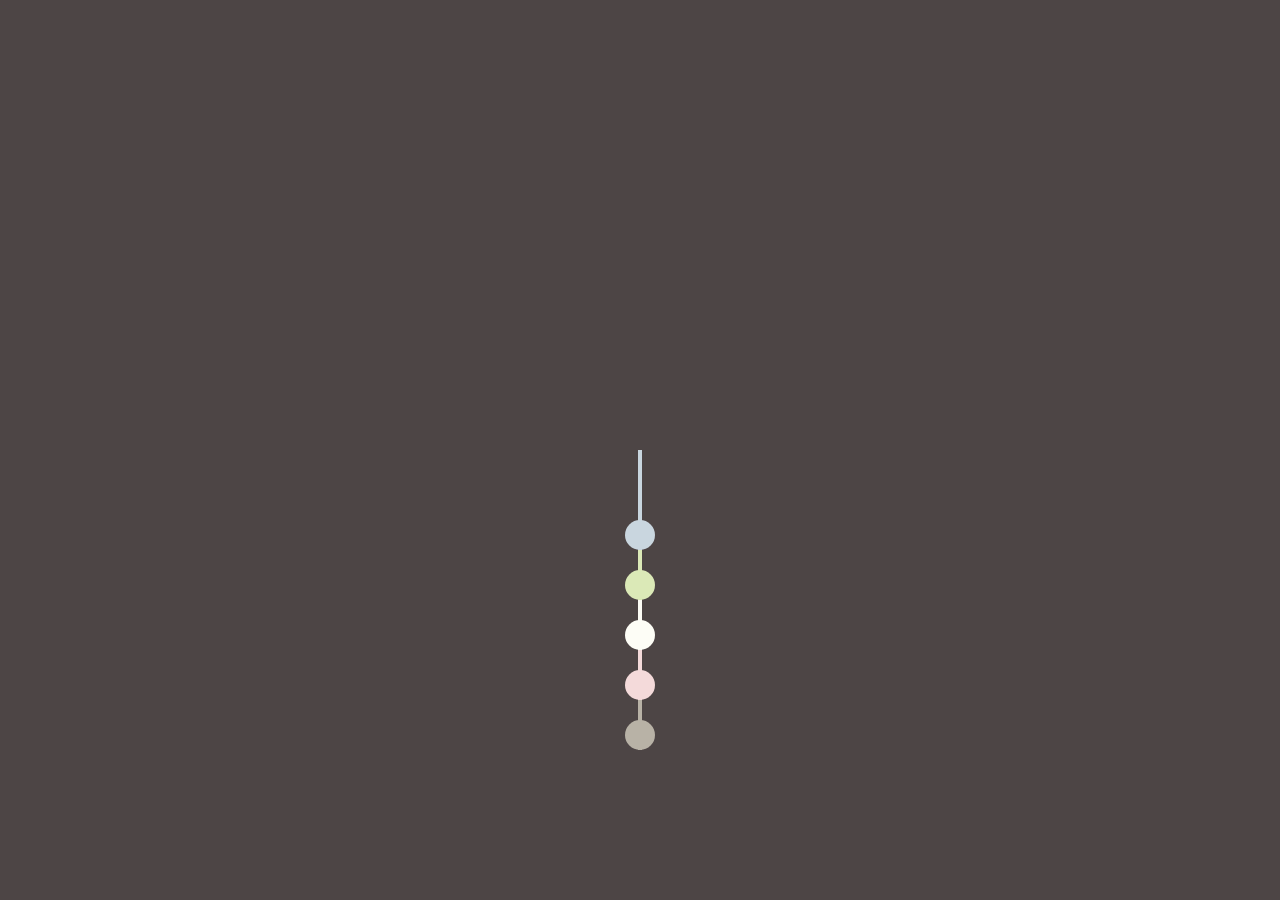
<file: acabition/Repetition1.html>
<!DOCTYPE html>
<html lang="en">
<head>
    <meta charset="UTF-8">
    <title>Repetition-1</title>
    <link rel="stylesheet" href="Repetition1-style.css">
</head>
<body>
    <div class = "stage">
        <div class="wrapper wrapper1">
            <div class="bar">
            </div>
        </div>
        <div class="wrapper wrapper2">
            <div class="bar">
            </div>
        </div>
        <div class="wrapper wrapper3">
            <div class="bar">
            </div>
        </div>
        <div class="wrapper wrapper4">
            <div class="bar">
            </div>
        </div>
        <div class="wrapper wrapper5">
            <div class="bar">
            </div>
        </div>
    </div>

</body>
</html>
</file>
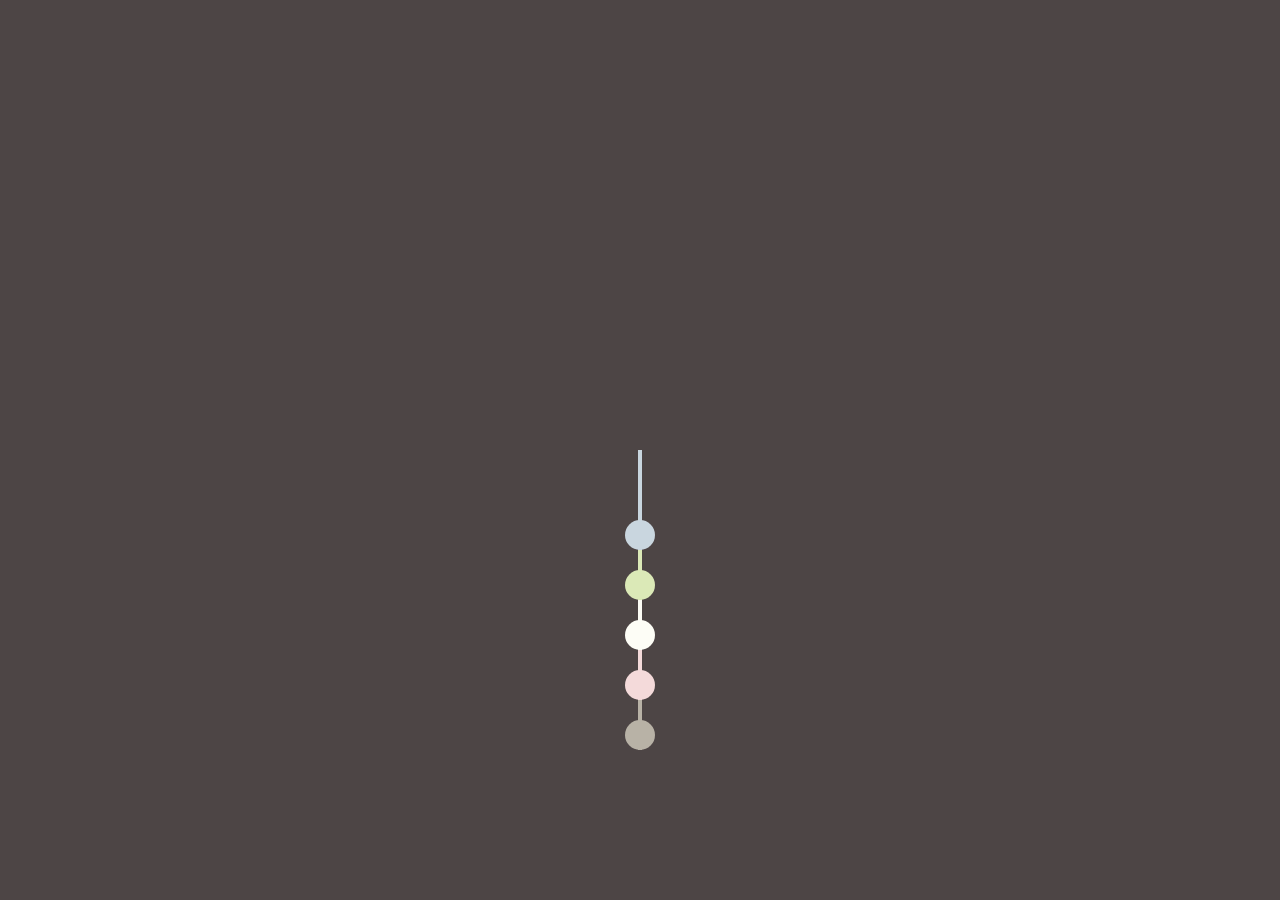
<file: fairy-tail/chapter1.html>
<!DOCTYPE html>
<html lang="en">
<head>
    <meta charset="UTF-8">
    <title>Repetition-1</title>
    <link rel="stylesheet" href="chapter1-style.css">
</head>
<body>
    <div class = "stage">
        <div class="wrapper wrapper1">
            <div class="bar">
            </div>
        </div>
        <div class="wrapper wrapper2">
            <div class="bar">
            </div>
        </div>
        <div class="wrapper wrapper3">
            <div class="bar">
            </div>
        </div>
        <div class="wrapper wrapper4">
            <div class="bar">
            </div>
        </div>
        <div class="wrapper wrapper5">
            <div class="bar">
            </div>
        </div>
    </div>

</body>
</html>
</file>
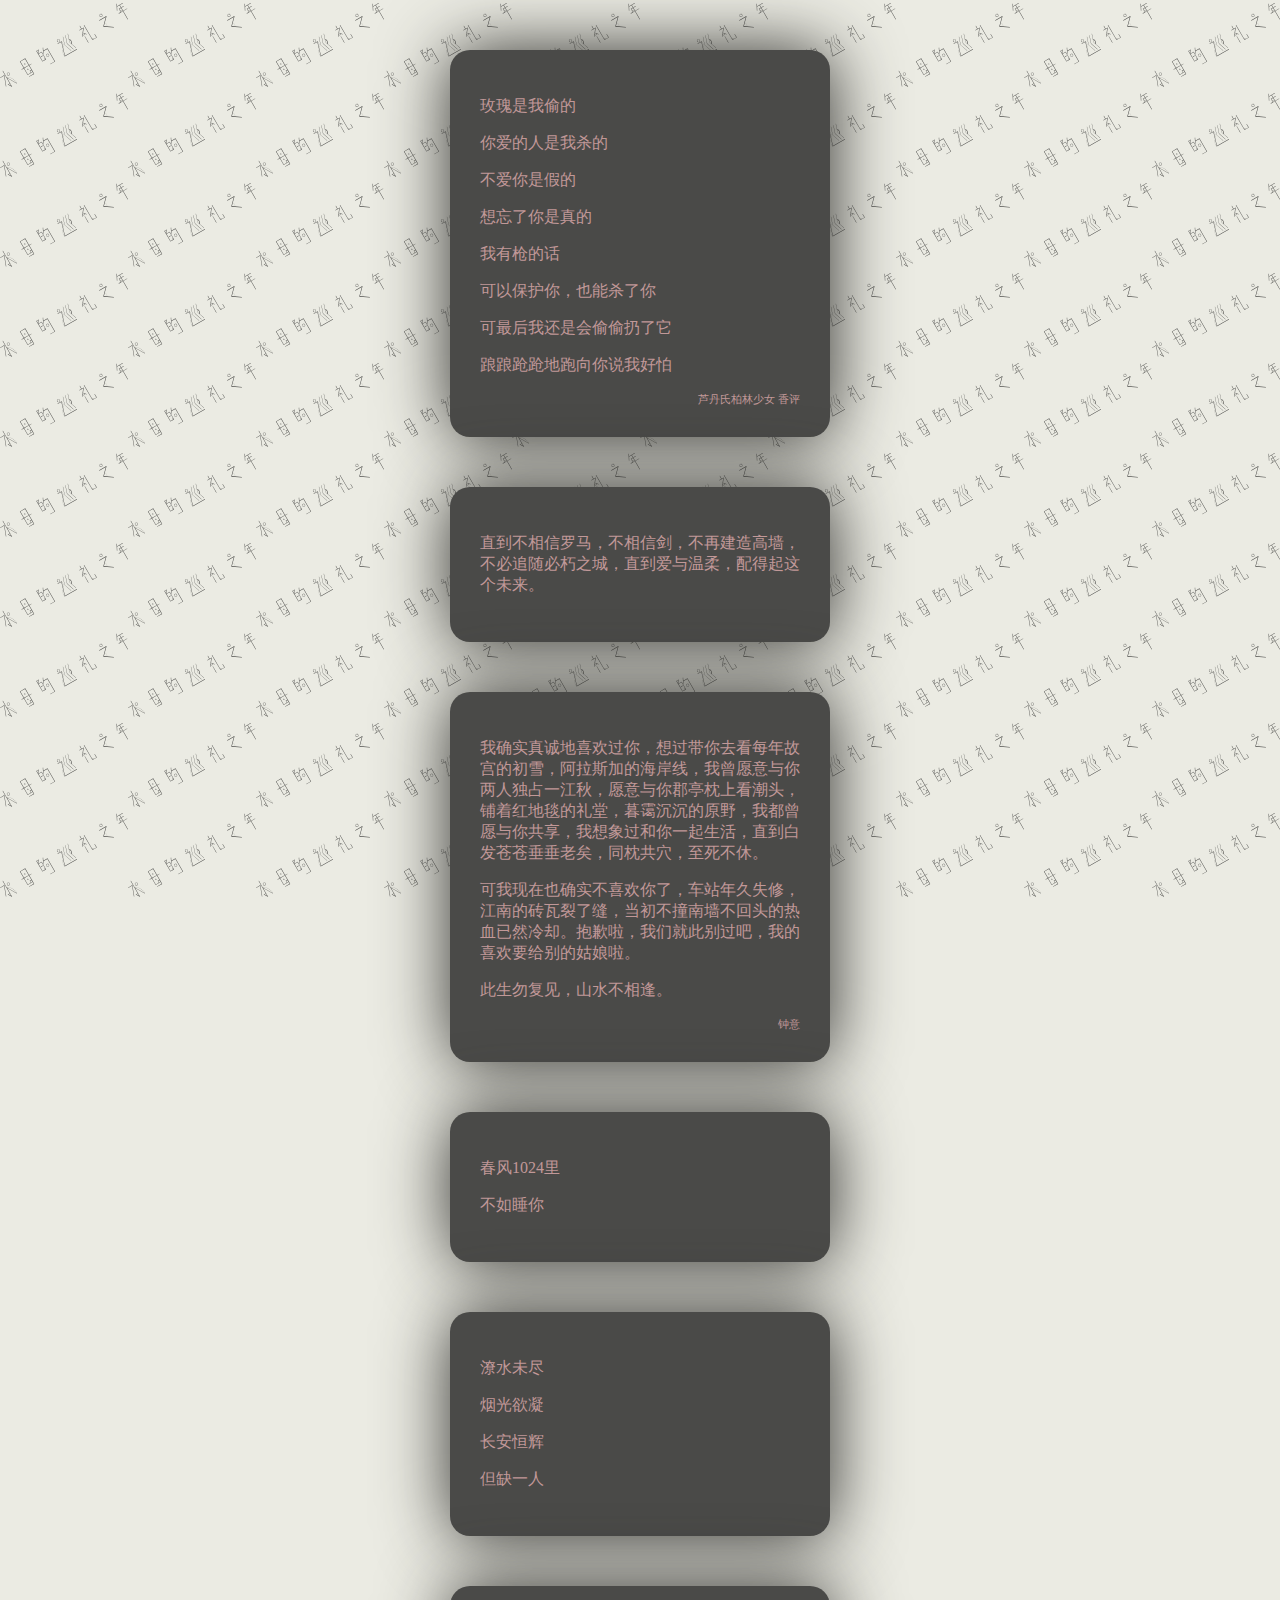
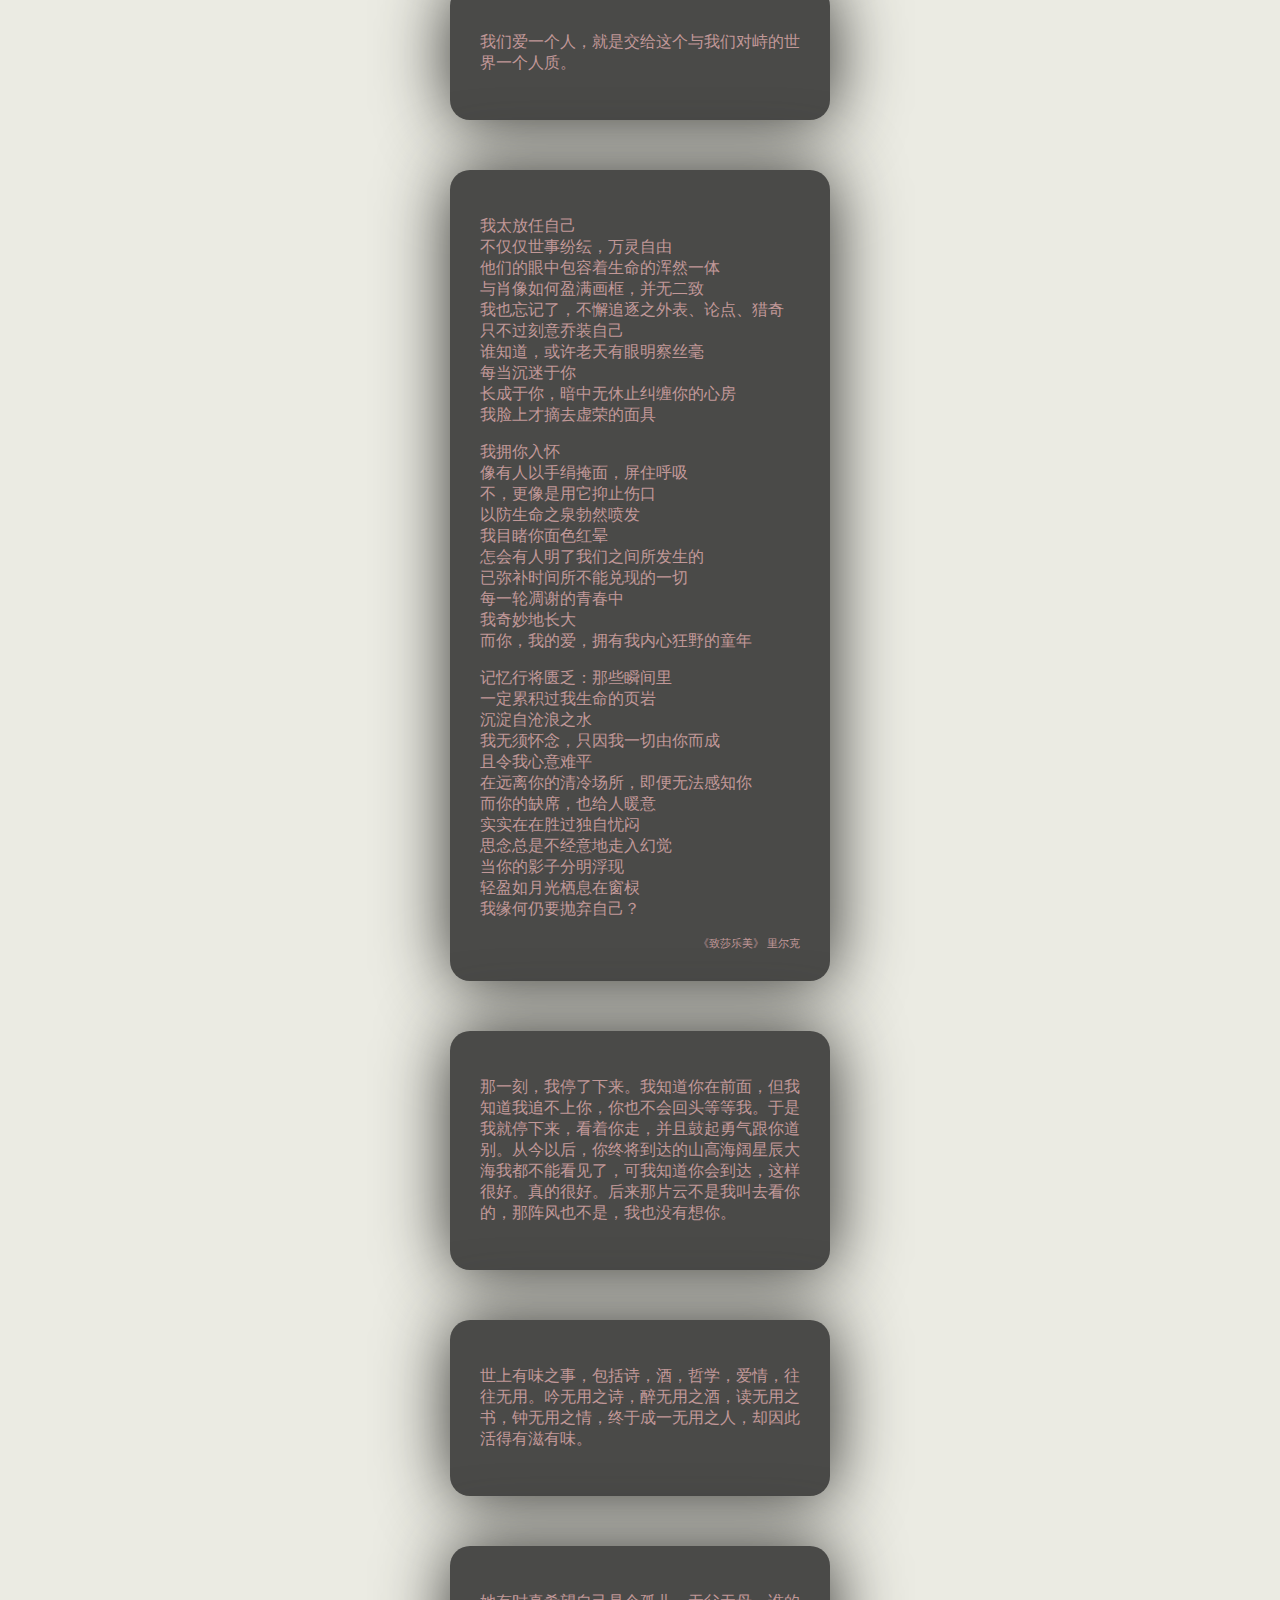
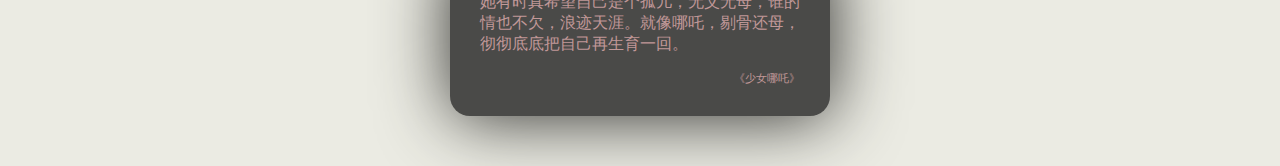
<file: lab/lab.html>
<!DOCTYPE html>
<html lang="en">
<head>
    <meta charset="UTF-8">
    <title>Lab ACA</title>
    <link rel="icon shortcut" type="image/ico" href="../image/favicon.ico">
    <link rel="apple-touch-icon" href="../image/favicon.png">
    <link rel="stylesheet" type="text/css" href="style.css" />
</head>
<body>
    <!-- <img src="./image/sunnyacal.jpg" width="1086" height="724"/>
    <div id = "menu">
        <div></div>
        <div></div>
    </div>-->
    <div class="text_pieces">
        <div class = "text_piece">
            <p>玫瑰是我偷的</p>
            <p>你爱的人是我杀的</p>
            <p>不爱你是假的</p>
            <p>想忘了你是真的</p>
            <p>我有枪的话</p>
            <p>可以保护你，也能杀了你</p>
            <p>可最后我还是会偷偷扔了它</p>
            <p>踉踉跄跄地跑向你说我好怕</p>
            <footer>芦丹氏柏林少女 香评</footer>
        </div>
        <div class = "text_piece">
            <p>直到不相信罗马，不相信剑，不再建造高墙，不必追随必朽之城，直到爱与温柔，配得起这个未来。</p>
        </div>
        <div class = "text_piece">
            <p>我确实真诚地喜欢过你，想过带你去看每年故宫的初雪，阿拉斯加的海岸线，我曾愿意与你两人独占一江秋，愿意与你郡亭枕上看潮头，铺着红地毯的礼堂，暮霭沉沉的原野，我都曾愿与你共享，我想象过和你一起生活，直到白发苍苍垂垂老矣，同枕共穴，至死不休。</p>
            <p>可我现在也确实不喜欢你了，车站年久失修，江南的砖瓦裂了缝，当初不撞南墙不回头的热血已然冷却。抱歉啦，我们就此别过吧，我的喜欢要给别的姑娘啦。</p>
            <p>此生勿复见，山水不相逢。</p>
            <footer>钟意</footer>
        </div>
        <div class = "text_piece">
            <p>春风1024里</p>
            <p>不如睡你</p>
        </div>
        <div class = "text_piece">
            <p>潦水未尽</p>
            <p>烟光欲凝</p>
            <p>长安恒辉</p>
            <p>但缺一人</p>
        </div>
        <div class = "text_piece">
            <p>我们爱一个人，就是交给这个与我们对峙的世界一个人质。</p>
        </div>
        <div class = "text_piece">
            <p>
                我太放任自己<br/>
                不仅仅世事纷纭，万灵自由<br/>
                他们的眼中包容着生命的浑然一体<br>
                与肖像如何盈满画框，并无二致<br/>
                我也忘记了，不懈追逐之外表、论点、猎奇<br/>
                只不过刻意乔装自己<br/>
                谁知道，或许老天有眼明察丝毫<br/>
                每当沉迷于你<br/>
                长成于你，暗中无休止纠缠你的心房<br/>
                我脸上才摘去虚荣的面具<br/>
            </p>
            <p>
                我拥你入怀<br/>
                像有人以手绢掩面，屏住呼吸<br/>
                不，更像是用它抑止伤口<br/>
                以防生命之泉勃然喷发<br/>
                我目睹你面色红晕<br/>
                怎会有人明了我们之间所发生的<br/>
                已弥补时间所不能兑现的一切<br/>
                每一轮凋谢的青春中<br/>
                我奇妙地长大<br/>
                而你，我的爱，拥有我内心狂野的童年<br/>
            </p>
            <p>
                记忆行将匮乏：那些瞬间里<br/>
                一定累积过我生命的页岩<br/>
                沉淀自沧浪之水<br/>
                我无须怀念，只因我一切由你而成<br/>
                且令我心意难平<br/>
                在远离你的清冷场所，即便无法感知你<br/>
                而你的缺席，也给人暖意<br/>
                实实在在胜过独自忧闷<br/>
                思念总是不经意地走入幻觉<br/>
                当你的影子分明浮现<br/>
                轻盈如月光栖息在窗棂<br/>
                我缘何仍要抛弃自己？<br/>
            </p>
            <footer>《致莎乐美》 里尔克</footer>
        </div>
        <div class = "text_piece">
            <p>那一刻，我停了下来。我知道你在前面，但我知道我追不上你，你也不会回头等等我。于是我就停下来，看着你走，并且鼓起勇气跟你道别。从今以后，你终将到达的山高海阔星辰大海我都不能看见了，可我知道你会到达，这样很好。真的很好。后来那片云不是我叫去看你的，那阵风也不是，我也没有想你。</p>
        </div>
        <div class = "text_piece">
            <p>世上有味之事，包括诗，酒，哲学，爱情，往往无用。吟无用之诗，醉无用之酒，读无用之书，钟无用之情，终于成一无用之人，却因此活得有滋有味。</p>
        </div>
        <div class = "text_piece">
            <p>她有时真希望自己是个孤儿，无父无母，谁的情也不欠，浪迹天涯。就像哪吒，剔骨还母，彻彻底底把自己再生育一回。</p>
            <footer>《少女哪吒》</footer>
        </div>
    </div>
</body>
</html>
</file>
<file: style.css>
@font-face {
    font-family: "sushiki","Hades";
    src: url("./fonts/sushiki/sushiki.ttf"), url("./fonts/Hades.ttf");
}
html{
    font-family: "PingFangSC-Regular", "Raleway", serif;
    overflow: auto;
    background: url(./image/small-squ.svg) repeat fixed;
    background-size: 30px, 30px;
    width: 100vw;
    height: 100vh;
}
body{
    width: calc(100% - 20px);
    height: calc(100% - 20px);
    left: 10px;
    top: 10px;
    position: absolute;
    box-sizing: border-box;
    margin: 0;
    padding: 0;
    border-radius: 50px;
}
.sigh{
    width: 70%;
    height: 70%;
    margin: 10px auto;
    position: absolute;
    left: 15%;
    top: 15%;
}
#personal_sites {
    padding: 0;
    text-align: center;
}
.personal_site{
    display: inline;
    margin-right: 5px;
    width: 32px;
    line-height: 30px;
    transition: color, background-color .2s ease;
}
.personal_site a {
    outline: none;
    text-decoration: none;
    display: inline-block;
    text-align: center;
    color: #f9f9f9;
    width: 30px;
    height: 30px;
    border-radius: 15px;
    border: 1px solid #fffafb;
}

.personal_site:last-child a {
    margin-right: 0;
}

.personal_site a:link, .personal_site a:visited, .personal_site a:focus {
    background: #7f7a95;
}

.personal_site a:hover {
    background: #ffb4be;
    transform: scale(1.1, 1.1);
}

.personal_site a:active {
    background: #ffb4be;
    color: #ffe7b1;
}

#main_logo{
    position: absolute;
    width: 80vmin;
    height: 40vmin;
    left: calc(50% - 40vmin);
    top: calc(50% - 20vmin);
    margin: 0 auto;
    padding: 0;
    transform: rotate(-10deg);
}

#pull{
    position: absolute;
    width: 10vmin;
    height: 50vmin;
    left: calc(90% - 2.5vmin);
    top: -10px;
    margin: 0 auto;
    padding: 0;
}
.wave {
    position: absolute;
    bottom: 10px;
    left: 10%;
    width: 80%;
    height: 230px;
}
.wave div {
    float: left;
    position: relative;
    width: 1px;
    height: 100%;
    margin-right: calc((100% - 20px)/19);
    overflow: hidden;
}
.wave div::after {
    content: "";
    display: block;
    position: absolute;
    bottom: 0;
    left: 0;
    width: 100%;
    height: 100%;
    background-color: #2b2b28; }
.wave div:last-child {
    margin-right: 0; }
.wave div:nth-child(1)::after {
    animation: wave40 1.0s ease 0s infinite; }
.wave div:nth-child(2)::after {
    animation: wave70 0.8s ease 0s infinite; }
.wave div:nth-child(3)::after {
    animation: wave50 1.0s ease 0s infinite; }
.wave div:nth-child(4)::after {
    animation: wave40 1.2s ease 0s infinite; }
.wave div:nth-child(5)::after {
    animation: wave60 0.8s ease 0s infinite; }
.wave div:nth-child(6)::after {
    animation: wave70 0.8s ease 0s infinite; }
.wave div:nth-child(7)::after {
    animation: wave30 0.6s ease 0s infinite; }
.wave div:nth-child(8)::after {
    animation: wave50 1.0s ease 0s infinite; }
.wave div:nth-child(9)::after {
    animation: wave60 0.8s ease 0s infinite; }
.wave div:nth-child(10)::after {
    animation: wave40 1.1s ease 0s infinite; }
.wave div:nth-child(11)::after {
    animation: wave40 1.0s ease 0s infinite; }
.wave div:nth-child(12)::after {
    animation: wave70 0.8s ease 0s infinite; }
.wave div:nth-child(13)::after {
    animation: wave50 1.0s ease 0s infinite; }
.wave div:nth-child(14)::after {
    animation: wave40 1.2s ease 0s infinite; }
.wave div:nth-child(15)::after {
    animation: wave60 0.8s ease 0s infinite; }
.wave div:nth-child(16)::after {
    animation: wave70 0.8s ease 0s infinite; }
.wave div:nth-child(17)::after {
    animation: wave30 0.6s ease 0s infinite; }
.wave div:nth-child(18)::after {
    animation: wave50 1.0s ease 0s infinite; }
.wave div:nth-child(19)::after {
    animation: wave60 0.8s ease 0s infinite; }
.wave div:nth-child(20)::after {
    animation: wave40 1.1s ease 0s infinite; }
.wave::after {
    content: "";
    display: block;
    clear: both; }

/*** wave ***/
@keyframes wave30 {
    0% {
        transform: translateY(0%); }
    50% {
        transform: translateY(30%); }
    100% {
        transform: translateY(0%); } }

@keyframes wave40 {
    0% {
        transform: translateY(0%); }
    50% {
        transform: translateY(40%); }
    100% {
        transform: translateY(0%); } }

@keyframes wave50 {
    0% {
        transform: translateY(0%); }
    50% {
        transform: translateY(50%); }
    100% {
        transform: translateY(0%); } }

@keyframes wave60 {
    0% {
        transform: translateY(0%); }
    50% {
        transform: translateY(60%); }
    100% {
        transform: translateY(0%); } }

@keyframes wave70 {
    0% {
        transform: translateY(0%); }
    50% {
        transform: translateY(70%); }
    100% {
        transform: translateY(0%); } }
</file>
<file: caomei1.2.8/style.css>
@font-face {
  font-family: 'strawberryicon';
  src:  url('fonts/strawberryicon.eot?ayv2mh');
  src:  url('fonts/strawberryicon.eot?ayv2mh#iefix') format('embedded-opentype'),
    url('fonts/strawberryicon.ttf?ayv2mh') format('truetype'),
    url('fonts/strawberryicon.woff?ayv2mh') format('woff'),
    url('fonts/strawberryicon.svg?ayv2mh#strawberryicon') format('svg');
  font-weight: normal;
  font-style: normal;
}

[class^="czs-"], [class*=" czs-"] {
  /* use !important to prevent issues with browser extensions that change fonts */
  font-family: 'strawberryicon' !important;
  speak: none;
  font-style: normal;
  font-weight: normal;
  font-variant: normal;
  text-transform: none;
  line-height: 1;

  /* Better Font Rendering =========== */
  -webkit-font-smoothing: antialiased;
  -moz-osx-font-smoothing: grayscale;
}

.czs-add:before {
  content: "\e900";
}
.czs-airplane:before {
  content: "\e901";
}
.czs-airplane-l:before {
  content: "\e902";
}
.czs-alipay:before {
  content: "\e903";
}
.czs-analysis:before {
  content: "\e904";
}
.czs-android:before {
  content: "\e905";
}
.czs-angle-down-l:before {
  content: "\e917";
}
.czs-angle-left-l:before {
  content: "\e907";
}
.czs-angle-right-l:before {
  content: "\e908";
}
.czs-angle-up-l:before {
  content: "\e909";
}
.czs-apple:before {
  content: "\e90a";
}
.czs-arrow-down-l:before {
  content: "\e90b";
}
.czs-arrow-up-l:before {
  content: "\e90c";
}
.czs-aso-l:before {
  content: "\e90d";
}
.czs-association-l:before {
  content: "\e90e";
}
.czs-baiduwangpan:before {
  content: "\e90f";
}
.czs-bar-chart:before {
  content: "\e910";
}
.czs-bar-chart-l:before {
  content: "\e911";
}
.czs-battery:before {
  content: "\e912";
}
.czs-battery-l:before {
  content: "\e913";
}
.czs-bell:before {
  content: "\e914";
}
.czs-bell-l:before {
  content: "\e915";
}
.czs-bilibili:before {
  content: "\e916";
}
.czs-bitcoin:before {
  content: "\e9177";
}
.czs-blackboard-l:before {
  content: "\e918";
}
.czs-bluetooth:before {
  content: "\e919";
}
.czs-bluetooth-l:before {
  content: "\e91a";
}
.czs-board:before {
  content: "\e91b";
}
.czs-board-l:before {
  content: "\e91c";
}
.czs-book:before {
  content: "\e91d";
}
.czs-book-l:before {
  content: "\e91e";
}
.czs-bookmark:before {
  content: "\e91f";
}
.czs-bookmark-l:before {
  content: "\e920";
}
.czs-briefcase:before {
  content: "\e921";
}
.czs-briefcase-l:before {
  content: "\e922";
}
.czs-brush:before {
  content: "\e923";
}
.czs-brush-l:before {
  content: "\e924";
}
.czs-bug:before {
  content: "\e925";
}
.czs-bug-l:before {
  content: "\e926";
}
.czs-building:before {
  content: "\e927";
}
.czs-building-l:before {
  content: "\e928";
}
.czs-buy:before {
  content: "\e929";
}
.czs-buy-l:before {
  content: "\e92a";
}
.czs-calculator:before {
  content: "\e92b";
}
.czs-calculator-l:before {
  content: "\e92c";
}
.czs-calendar:before {
  content: "\e92d";
}
.czs-calendar-l:before {
  content: "\e92e";
}
.czs-camber:before {
  content: "\e92f";
}
.czs-camber-l:before {
  content: "\e930";
}
.czs-camber-o:before {
  content: "\e931";
}
.czs-camera:before {
  content: "\e932";
}
.czs-camera-l:before {
  content: "\e933";
}
.czs-caomei:before {
  content: "\e934";
}
.czs-category-l:before {
  content: "\e935";
}
.czs-certificate:before {
  content: "\e936";
}
.czs-chemistry:before {
  content: "\e937";
}
.czs-chemistry-l:before {
  content: "\e938";
}
.czs-choose-list-l:before {
  content: "\e939";
}
.czs-chrome:before {
  content: "\e93a";
}
.czs-chuangzaoshi:before {
  content: "\e93b";
}
.czs-circle:before {
  content: "\e93c";
}
.czs-circle-l:before {
  content: "\e93d";
}
.czs-circle-o:before {
  content: "\e93e";
}
.czs-clip-l:before {
  content: "\e93f";
}
.czs-clock:before {
  content: "\e940";
}
.czs-clock-l:before {
  content: "\e941";
}
.czs-close-l:before {
  content: "\e942";
}
.czs-clothes:before {
  content: "\e943";
}
.czs-clothes-l:before {
  content: "\e944";
}
.czs-cloud:before {
  content: "\e945";
}
.czs-cloud-l:before {
  content: "\e946";
}
.czs-code-branch:before {
  content: "\e947";
}
.czs-code-edit-l:before {
  content: "\e948";
}
.czs-code-file:before {
  content: "\e949";
}
.czs-code-file-l:before {
  content: "\e94a";
}
.czs-code-fork:before {
  content: "\e94b";
}
.czs-code-l:before {
  content: "\e94c";
}
.czs-code-plugin-l:before {
  content: "\e94d";
}
.czs-coin:before {
  content: "\e94e";
}
.czs-coin-l:before {
  content: "\e94f";
}
.czs-collection:before {
  content: "\e950";
}
.czs-come-l:before {
  content: "\e951";
}
.czs-command:before {
  content: "\e952";
}
.czs-command-2:before {
  content: "\e953";
}
.czs-command-l:before {
  content: "\e954";
}
.czs-comment:before {
  content: "\e955";
}
.czs-comment-l:before {
  content: "\e956";
}
.czs-computer:before {
  content: "\e957";
}
.czs-computer-l:before {
  content: "\e958";
}
.czs-configuration:before {
  content: "\e959";
}
.czs-connection:before {
  content: "\e95a";
}
.czs-construct-l:before {
  content: "\e95b";
}
.czs-container-l:before {
  content: "\e95c";
}
.czs-control:before {
  content: "\e95d";
}
.czs-control-rank:before {
  content: "\e95e";
}
.czs-crown:before {
  content: "\e95f";
}
.czs-crown-l:before {
  content: "\e960";
}
.czs-css3:before {
  content: "\e961";
}
.czs-cup:before {
  content: "\e962";
}
.czs-cup-l:before {
  content: "\e963";
}
.czs-data-test:before {
  content: "\e964";
}
.czs-design-edit-l:before {
  content: "\e965";
}
.czs-design-shape-l:before {
  content: "\e966";
}
.czs-detect-l:before {
  content: "\e967";
}
.czs-d-glasses:before {
  content: "\e968";
}
.czs-diamond-l:before {
  content: "\e969";
}
.czs-doc-edit:before {
  content: "\e96a";
}
.czs-doc-file:before {
  content: "\e96b";
}
.czs-doc-file-l:before {
  content: "\e96c";
}
.czs-download-l:before {
  content: "\e96d";
}
.czs-dribbble:before {
  content: "\e96e";
}
.czs-dropbox:before {
  content: "\e96f";
}
.czs-d-space:before {
  content: "\e970";
}
.czs-eye:before {
  content: "\e971";
}
.czs-eye-l:before {
  content: "\e972";
}
.czs-facebook:before {
  content: "\e973";
}
.czs-file:before {
  content: "\e974";
}
.czs-file-l:before {
  content: "\e975";
}
.czs-film:before {
  content: "\e976";
}
.czs-film-l:before {
  content: "\e977";
}
.czs-fire-l:before {
  content: "\e978";
}
.czs-firewall:before {
  content: "\e979";
}
.czs-firewall-l:before {
  content: "\e97a";
}
.czs-folder-l:before {
  content: "\e97b";
}
.czs-font:before {
  content: "\e97c";
}
.czs-forum:before {
  content: "\e97d";
}
.czs-game:before {
  content: "\e97e";
}
.czs-game-l:before {
  content: "\e97f";
}
.czs-geometry-shape-l:before {
  content: "\e980";
}
.czs-gift:before {
  content: "\e981";
}
.czs-gift-l:before {
  content: "\e982";
}
.czs-github:before {
  content: "\e983";
}
.czs-github-logo:before {
  content: "\e984";
}
.czs-git-l:before {
  content: "\e985";
}
.czs-greatwall:before {
  content: "\e986";
}
.czs-hacker:before {
  content: "\e987";
}
.czs-hand-bevel:before {
  content: "\e988";
}
.czs-hand-button:before {
  content: "\e989";
}
.czs-hande-vertical:before {
  content: "\e98a";
}
.czs-hand-gather:before {
  content: "\e98b";
}
.czs-hand-grasp:before {
  content: "\e98c";
}
.czs-hand-horizontal:before {
  content: "\e98d";
}
.czs-hand-pointer:before {
  content: "\e98e";
}
.czs-hand-slide:before {
  content: "\e98f";
}
.czs-hand-stop:before {
  content: "\e990";
}
.czs-hand-touch:before {
  content: "\e991";
}
.czs-headset:before {
  content: "\e992";
}
.czs-headset-l:before {
  content: "\e993";
}
.czs-heart:before {
  content: "\e994";
}
.czs-heart-l:before {
  content: "\e995";
}
.czs-home:before {
  content: "\e996";
}
.czs-home-l:before {
  content: "\e997";
}
.czs-html5:before {
  content: "\e998";
}
.czs-image:before {
  content: "\e999";
}
.czs-image-l:before {
  content: "\e99a";
}
.czs-inbox:before {
  content: "\e99b";
}
.czs-inbox-l:before {
  content: "\e99c";
}
.czs-info-l:before {
  content: "\e99d";
}
.czs-Instagram:before {
  content: "\e99e";
}
.czs-keyboard:before {
  content: "\e99f";
}
.czs-keyboard-l:before {
  content: "\e9a0";
}
.czs-label-info-l:before {
  content: "\e9a1";
}
.czs-laptop:before {
  content: "\e9a2";
}
.czs-laptop-l:before {
  content: "\e9a3";
}
.czs-layers:before {
  content: "\e9a4";
}
.czs-layout-grid:before {
  content: "\e9a5";
}
.czs-layout-grids:before {
  content: "\e9a6";
}
.czs-layout-list:before {
  content: "\e9a7";
}
.czs-light:before {
  content: "\e9a8";
}
.czs-light-flash-l:before {
  content: "\e9a9";
}
.czs-light-l:before {
  content: "\e9aa";
}
.czs-lightning:before {
  content: "\e9ab";
}
.czs-lightning-l:before {
  content: "\e9ac";
}
.czs-link-l:before {
  content: "\e9ad";
}
.czs-linux:before {
  content: "\e9ae";
}
.czs-list-clipboard:before {
  content: "\e9af";
}
.czs-list-clipboard-l:before {
  content: "\e9b0";
}
.czs-location:before {
  content: "\e9b1";
}
.czs-location-l:before {
  content: "\e9b2";
}
.czs-lock:before {
  content: "\e9b3";
}
.czs-lock-l:before {
  content: "\e9b4";
}
.czs-map:before {
  content: "\e9b5";
}
.czs-map-l:before {
  content: "\e9b6";
}
.czs-medal:before {
  content: "\e9b7";
}
.czs-medal-l:before {
  content: "\e9b8";
}
.czs-menu-l:before {
  content: "\e9b9";
}
.czs-message:before {
  content: "\e9ba";
}
.czs-message-l:before {
  content: "\e9bb";
}
.czs-microchip:before {
  content: "\e9bc";
}
.czs-microchip-l:before {
  content: "\e9bd";
}
.czs-microphone:before {
  content: "\e9be";
}
.czs-microphone-l:before {
  content: "\e9bf";
}
.czs-microsoft:before {
  content: "\e9c0";
}
.czs-mobile:before {
  content: "\e9c1";
}
.czs-mobile-l:before {
  content: "\e9c2";
}
.czs-moments:before {
  content: "\e9c3";
}
.czs-money:before {
  content: "\e9c4";
}
.czs-mouse:before {
  content: "\e9c5";
}
.czs-mouse-l:before {
  content: "\e9c6";
}
.czs-music:before {
  content: "\e9c7";
}
.czs-music-file:before {
  content: "\e9c8";
}
.czs-music-file-l:before {
  content: "\e9c9";
}
.czs-music-l:before {
  content: "\e9ca";
}
.czs-music-note:before {
  content: "\e9cb";
}
.czs-music-note-l:before {
  content: "\e9cc";
}
.czs-network-l:before {
  content: "\e9cd";
}
.czs-new-l:before {
  content: "\e9ce";
}
.czs-newspaper-l:before {
  content: "\e9cf";
}
.czs-operation:before {
  content: "\e9d0";
}
.czs-out-l:before {
  content: "\e9d1";
}
.czs-overlapping:before {
  content: "\e9d2";
}
.czs-pad:before {
  content: "\e9d3";
}
.czs-paper:before {
  content: "\e9d4";
}
.czs-paper-plane:before {
  content: "\e9d5";
}
.czs-pause-l:before {
  content: "\e9d6";
}
.czs-paypal:before {
  content: "\e9d7";
}
.czs-pen:before {
  content: "\e9d8";
}
.czs-pen-write:before {
  content: "\e9d9";
}
.czs-people:before {
  content: "\e9da";
}
.czs-pinterest:before {
  content: "\e9db";
}
.czs-pixels:before {
  content: "\e9dc";
}
.czs-platform:before {
  content: "\e9dd";
}
.czs-play-l:before {
  content: "\e9de";
}
.czs-pokemon-ball:before {
  content: "\e9df";
}
.czs-printer:before {
  content: "\e9e0";
}
.czs-printer-l:before {
  content: "\e9e1";
}
.czs-product-l:before {
  content: "\e9e2";
}
.czs-program:before {
  content: "\e9e3";
}
.czs-program-framework-l:before {
  content: "\e9e4";
}
.czs-prototype:before {
  content: "\e9e5";
}
.czs-prototype-select-l:before {
  content: "\e9e6";
}
.czs-qq:before {
  content: "\e9e7";
}
.czs-qrcode-l:before {
  content: "\e9e8";
}
.czs-quote-left:before {
  content: "\e9e9";
}
.czs-quote-right:before {
  content: "\e9ea";
}
.czs-qzone:before {
  content: "\e9eb";
}
.czs-raspberry:before {
  content: "\e9ec";
}
.czs-read:before {
  content: "\e9ed";
}
.czs-read-l:before {
  content: "\e9ee";
}
.czs-red-envelope:before {
  content: "\e9ef";
}
.czs-right-clipboard:before {
  content: "\e9f0";
}
.czs-right-clipboard-l:before {
  content: "\e9f1";
}
.czs-rocket:before {
  content: "\e9f2";
}
.czs-rocket-l:before {
  content: "\e9f3";
}
.czs-rollerbrush:before {
  content: "\e9f4";
}
.czs-rollerbrush-l:before {
  content: "\e9f5";
}
.czs-rss:before {
  content: "\e9f6";
}
.czs-ruler:before {
  content: "\e9f7";
}
.czs-ruler-l:before {
  content: "\e9f8";
}
.czs-save:before {
  content: "\e9f9";
}
.czs-save-l:before {
  content: "\e9fa";
}
.czs-scan-l:before {
  content: "\e9fb";
}
.czs-scissors:before {
  content: "\e9fc";
}
.czs-search-l:before {
  content: "\e9fd";
}
.czs-server:before {
  content: "\e9fe";
}
.czs-server-l:before {
  content: "\e9ff";
}
.czs-servers:before {
  content: "\ea00";
}
.czs-setting:before {
  content: "\ea01";
}
.czs-setting-l:before {
  content: "\ea02";
}
.czs-share:before {
  content: "\ea03";
}
.czs-shield-l:before {
  content: "\ea04";
}
.czs-shopping-cart:before {
  content: "\ea05";
}
.czs-shopping-cart-l:before {
  content: "\ea06";
}
.czs-site-folder-l:before {
  content: "\ea07";
}
.czs-slider-l:before {
  content: "\ea08";
}
.czs-square:before {
  content: "\ea09";
}
.czs-square-l:before {
  content: "\ea0a";
}
.czs-square-o:before {
  content: "\ea0b";
}
.czs-star:before {
  content: "\ea0c";
}
.czs-star-l:before {
  content: "\ea0d";
}
.czs-steam:before {
  content: "\ea0e";
}
.czs-storage-l:before {
  content: "\ea0f";
}
.czs-sword-l:before {
  content: "\ea10";
}
.czs-tab:before {
  content: "\ea11";
}
.czs-tab-select:before {
  content: "\ea12";
}
.czs-tag:before {
  content: "\ea13";
}
.czs-tag-l:before {
  content: "\ea14";
}
.czs-taiji:before {
  content: "\ea15";
}
.czs-talk:before {
  content: "\ea16";
}
.czs-talk-l:before {
  content: "\ea17";
}
.czs-taobao:before {
  content: "\ea18";
}
.czs-telegram:before {
  content: "\ea19";
}
.czs-thumbs-up:before {
  content: "\ea1a";
}
.czs-thumbs-up-l:before {
  content: "\ea1b";
}
.czs-time:before {
  content: "\ea1c";
}
.czs-time-l:before {
  content: "\ea1d";
}
.czs-time-plugin-l:before {
  content: "\ea1e";
}
.czs-tmall:before {
  content: "\ea1f";
}
.czs-transmission-l:before {
  content: "\ea20";
}
.czs-trash:before {
  content: "\ea21";
}
.czs-trash-l:before {
  content: "\ea22";
}
.czs-triangle:before {
  content: "\ea23";
}
.czs-triangle-l:before {
  content: "\ea24";
}
.czs-triangle-o:before {
  content: "\ea25";
}
.czs-truck:before {
  content: "\ea26";
}
.czs-truck-l:before {
  content: "\ea27";
}
.czs-twitter:before {
  content: "\ea28";
}
.czs-upload-l:before {
  content: "\ea29";
}
.czs-usb:before {
  content: "\ea2a";
}
.czs-usb-l:before {
  content: "\ea2b";
}
.czs-user:before {
  content: "\ea2c";
}
.czs-user-framework:before {
  content: "\ea2d";
}
.czs-user-l:before {
  content: "\ea2e";
}
.czs-v2ex:before {
  content: "\ea2f";
}
.czs-vector-design:before {
  content: "\ea30";
}
.czs-video-camera-l:before {
  content: "\ea31";
}
.czs-video-file:before {
  content: "\ea32";
}
.czs-video-file-l:before {
  content: "\ea33";
}
.czs-vimeo:before {
  content: "\ea34";
}
.czs-volume:before {
  content: "\ea35";
}
.czs-volume-l:before {
  content: "\ea36";
}
.czs-volume-x-l:before {
  content: "\ea37";
}
.czs-watch:before {
  content: "\ea38";
}
.czs-watch-l:before {
  content: "\ea39";
}
.czs-webcam:before {
  content: "\ea3a";
}
.czs-webcam-l:before {
  content: "\ea3b";
}
.czs-web-edit:before {
  content: "\ea3c";
}
.czs-weibo:before {
  content: "\ea3d";
}
.czs-weixin:before {
  content: "\ea3e";
}
.czs-weixinzhifu:before {
  content: "\ea3f";
}
.czs-wifi:before {
  content: "\ea40";
}
.czs-wordpress:before {
  content: "\ea41";
}
.czs-world-l:before {
  content: "\ea42";
}
.czs-wrench-l:before {
  content: "\ea43";
}
.czs-write-l:before {
  content: "\ea44";
}
.czs-x-buy-l:before {
  content: "\ea45";
}
.czs-youtube:before {
  content: "\ea46";
}
.czs-zhihu:before {
  content: "\ea47";
}
</file>
<file: fairy-tail/cp1/style.css>
html,body{
    padding:0;
    margin:0;
    background-color: #4d4545;
}
.stage{
    position: absolute;
    top:0;
    left:0;
    width:100%;
    height:100%;
    overflow: hidden;
}
.wrapper{
    position: absolute;
}
.bar{
    position: absolute;
    height: 100%;
    width: 100%;
    top: 0;
    left: 0;
    transform: rotate(180deg);
}
.bar::before,
.bar::after{
    content: "";
    top:0;
    display: block;
    position: absolute;
}
.bar::before{
    height: 50%;
    width: 4px;
    left: calc(50% - 2px);
}
.bar::after{
    height: 30px;
    width: 30px;
    left: calc(50% - 15px);
    border-radius: 15px;
}
.wrapper1{
    height: 600px;
    width: 600px;
    left: calc(50% - 300px);
    top: calc(50% - 300px);
}
.wrapper1 .bar::before,
.wrapper1 .bar::after{
    background-color: #b8b2a6;
}
.wrapper2{
    height: 500px;
    width: 500px;
    left: calc(50% - 250px);
    top: calc(50% - 250px);
}
.wrapper2 .bar::before,
.wrapper2 .bar::after{
    background-color: #f4dada;
}
.wrapper3{
    height: 400px;
    width: 400px;
    left: calc(50% - 200px);
    top: calc(50% - 200px);
}
.wrapper3 .bar::before,
.wrapper3 .bar::after{
    background-color: #fdfdf6;
}
.wrapper4{
    height: 300px;
    width: 300px;
    left: calc(50% - 150px);
    top: calc(50% - 150px);
}
.wrapper4 .bar::before,
.wrapper4 .bar::after{
    background-color: #dbe9b7;
}
.wrapper5{
    height: 200px;
    width: 200px;
    left: calc(50% - 100px);
    top: calc(50% - 100px);
}
.wrapper5 .bar::before,
.wrapper5 .bar::after{
    background-color: #c9d6df;
}


.wrapper1 {
    animation: bound 1.4s cubic-bezier(0.67, -0.01, 1, 0.93) 0s forwards,
    boundreverse 1.4s cubic-bezier(0.67, -0.01, 1, 0.93) 2.2s forwards;
}
.wrapper2 {
    animation: bound 1.4s cubic-bezier(0.67, -0.01, 1, 0.93) 0.1s forwards,
    boundreverse 1.4s cubic-bezier(0.67, -0.01, 1, 0.93) 2.1s forwards;
}
.wrapper3 {
    animation: bound 1.4s cubic-bezier(0.67, -0.01, 1, 0.93) 0.2s forwards,
    boundreverse 1.4s cubic-bezier(0.67, -0.01, 1, 0.93) 2.0s forwards;
}
.wrapper4 {
    animation: bound 1.4s cubic-bezier(0.67, -0.01, 1, 0.93) 0.3s forwards,
    boundreverse 1.4s cubic-bezier(0.67, -0.01, 1, 0.93) 1.9s forwards;
}
.wrapper5 {
    animation: bound 1.4s cubic-bezier(0.67, -0.01, 1, 0.93) 0.4s forwards,
    boundreverse 1.4s cubic-bezier(0.67, -0.01, 1, 0.93) 1.8s forwards;
}

@keyframes bound {
    0%   { transform: rotate(0deg); }
    40%  { transform: rotate(360deg); }
    50%  { transform: rotate(340deg); }
    60%  { transform: rotate(360deg); }
    70%  { transform: rotate(350deg); }
    80%  { transform: rotate(360deg); }
    90%  { transform: rotate(355deg); }
    100% { transform: rotate(360deg); }
}
@keyframes boundreverse {
    0%   { transform: rotate(0deg); }
    40%  { transform: rotate(-360deg); }
    50%  { transform: rotate(-340deg); }
    60%  { transform: rotate(-360deg); }
    70%  { transform: rotate(-350deg); }
    80%  { transform: rotate(-360deg); }
    90%  { transform: rotate(-355deg); }
    100% { transform: rotate(-360deg); }
}
</file>
<file: acabition/Repetition1-style.css>
html,body{
    padding:0;
    margin:0;
    background-color: #4d4545;
}
.stage{
    position: absolute;
    top:0;
    left:0;
    width:100%;
    height:100%;
    overflow: hidden;
}
.wrapper{
    position: absolute;
}
.bar{
    position: absolute;
    height: 100%;
    width: 100%;
    top: 0;
    left: 0;
    transform: rotate(180deg);
}
.bar::before,
.bar::after{
    content: "";
    top:0;
    display: block;
    position: absolute;
}
.bar::before{
    height: 50%;
    width: 4px;
    left: calc(50% - 2px);
}
.bar::after{
    height: 30px;
    width: 30px;
    left: calc(50% - 15px);
    border-radius: 15px;
}
.wrapper1{
    height: 600px;
    width: 600px;
    left: calc(50% - 300px);
    top: calc(50% - 300px);
}
.wrapper1 .bar::before,
.wrapper1 .bar::after{
    background-color: #b8b2a6;
}
.wrapper2{
    height: 500px;
    width: 500px;
    left: calc(50% - 250px);
    top: calc(50% - 250px);
}
.wrapper2 .bar::before,
.wrapper2 .bar::after{
    background-color: #f4dada;
}
.wrapper3{
    height: 400px;
    width: 400px;
    left: calc(50% - 200px);
    top: calc(50% - 200px);
}
.wrapper3 .bar::before,
.wrapper3 .bar::after{
    background-color: #fdfdf6;
}
.wrapper4{
    height: 300px;
    width: 300px;
    left: calc(50% - 150px);
    top: calc(50% - 150px);
}
.wrapper4 .bar::before,
.wrapper4 .bar::after{
    background-color: #dbe9b7;
}
.wrapper5{
    height: 200px;
    width: 200px;
    left: calc(50% - 100px);
    top: calc(50% - 100px);
}
.wrapper5 .bar::before,
.wrapper5 .bar::after{
    background-color: #c9d6df;
}


.wrapper1 {
    animation: bound 1.4s cubic-bezier(0.67, -0.01, 1, 0.93) 0s forwards,
    boundreverse 1.4s cubic-bezier(0.67, -0.01, 1, 0.93) 2.2s forwards;
}
.wrapper2 {
    animation: bound 1.4s cubic-bezier(0.67, -0.01, 1, 0.93) 0.1s forwards,
    boundreverse 1.4s cubic-bezier(0.67, -0.01, 1, 0.93) 2.1s forwards;
}
.wrapper3 {
    animation: bound 1.4s cubic-bezier(0.67, -0.01, 1, 0.93) 0.2s forwards,
    boundreverse 1.4s cubic-bezier(0.67, -0.01, 1, 0.93) 2.0s forwards;
}
.wrapper4 {
    animation: bound 1.4s cubic-bezier(0.67, -0.01, 1, 0.93) 0.3s forwards,
    boundreverse 1.4s cubic-bezier(0.67, -0.01, 1, 0.93) 1.9s forwards;
}
.wrapper5 {
    animation: bound 1.4s cubic-bezier(0.67, -0.01, 1, 0.93) 0.4s forwards,
    boundreverse 1.4s cubic-bezier(0.67, -0.01, 1, 0.93) 1.8s forwards;
}

@keyframes bound {
    0%   { transform: rotate(0deg); }
    40%  { transform: rotate(360deg); }
    50%  { transform: rotate(340deg); }
    60%  { transform: rotate(360deg); }
    70%  { transform: rotate(350deg); }
    80%  { transform: rotate(360deg); }
    90%  { transform: rotate(355deg); }
    100% { transform: rotate(360deg); }
}
@keyframes boundreverse {
    0%   { transform: rotate(0deg); }
    40%  { transform: rotate(-360deg); }
    50%  { transform: rotate(-340deg); }
    60%  { transform: rotate(-360deg); }
    70%  { transform: rotate(-350deg); }
    80%  { transform: rotate(-360deg); }
    90%  { transform: rotate(-355deg); }
    100% { transform: rotate(-360deg); }
}
</file>
<file: fairy-tail/chapter1-style.css>
html,body{
    padding:0;
    margin:0;
    background-color: #4d4545;
}
.stage{
    position: absolute;
    top:0;
    left:0;
    width:100%;
    height:100%;
    overflow: hidden;
}
.wrapper{
    position: absolute;
}
.bar{
    position: absolute;
    height: 100%;
    width: 100%;
    top: 0;
    left: 0;
    transform: rotate(180deg);
}
.bar::before,
.bar::after{
    content: "";
    top:0;
    display: block;
    position: absolute;
}
.bar::before{
    height: 50%;
    width: 4px;
    left: calc(50% - 2px);
}
.bar::after{
    height: 30px;
    width: 30px;
    left: calc(50% - 15px);
    border-radius: 15px;
}
.wrapper1{
    height: 600px;
    width: 600px;
    left: calc(50% - 300px);
    top: calc(50% - 300px);
}
.wrapper1 .bar::before,
.wrapper1 .bar::after{
    background-color: #b8b2a6;
}
.wrapper2{
    height: 500px;
    width: 500px;
    left: calc(50% - 250px);
    top: calc(50% - 250px);
}
.wrapper2 .bar::before,
.wrapper2 .bar::after{
    background-color: #f4dada;
}
.wrapper3{
    height: 400px;
    width: 400px;
    left: calc(50% - 200px);
    top: calc(50% - 200px);
}
.wrapper3 .bar::before,
.wrapper3 .bar::after{
    background-color: #fdfdf6;
}
.wrapper4{
    height: 300px;
    width: 300px;
    left: calc(50% - 150px);
    top: calc(50% - 150px);
}
.wrapper4 .bar::before,
.wrapper4 .bar::after{
    background-color: #dbe9b7;
}
.wrapper5{
    height: 200px;
    width: 200px;
    left: calc(50% - 100px);
    top: calc(50% - 100px);
}
.wrapper5 .bar::before,
.wrapper5 .bar::after{
    background-color: #c9d6df;
}


.wrapper1 {
    animation: bound 1.4s cubic-bezier(0.67, -0.01, 1, 0.93) 0s forwards,
    boundreverse 1.4s cubic-bezier(0.67, -0.01, 1, 0.93) 2.2s forwards;
}
.wrapper2 {
    animation: bound 1.4s cubic-bezier(0.67, -0.01, 1, 0.93) 0.1s forwards,
    boundreverse 1.4s cubic-bezier(0.67, -0.01, 1, 0.93) 2.1s forwards;
}
.wrapper3 {
    animation: bound 1.4s cubic-bezier(0.67, -0.01, 1, 0.93) 0.2s forwards,
    boundreverse 1.4s cubic-bezier(0.67, -0.01, 1, 0.93) 2.0s forwards;
}
.wrapper4 {
    animation: bound 1.4s cubic-bezier(0.67, -0.01, 1, 0.93) 0.3s forwards,
    boundreverse 1.4s cubic-bezier(0.67, -0.01, 1, 0.93) 1.9s forwards;
}
.wrapper5 {
    animation: bound 1.4s cubic-bezier(0.67, -0.01, 1, 0.93) 0.4s forwards,
    boundreverse 1.4s cubic-bezier(0.67, -0.01, 1, 0.93) 1.8s forwards;
}

@keyframes bound {
    0%   { transform: rotate(0deg); }
    40%  { transform: rotate(360deg); }
    50%  { transform: rotate(340deg); }
    60%  { transform: rotate(360deg); }
    70%  { transform: rotate(350deg); }
    80%  { transform: rotate(360deg); }
    90%  { transform: rotate(355deg); }
    100% { transform: rotate(360deg); }
}
@keyframes boundreverse {
    0%   { transform: rotate(0deg); }
    40%  { transform: rotate(-360deg); }
    50%  { transform: rotate(-340deg); }
    60%  { transform: rotate(-360deg); }
    70%  { transform: rotate(-350deg); }
    80%  { transform: rotate(-360deg); }
    90%  { transform: rotate(-355deg); }
    100% { transform: rotate(-360deg); }
}
</file>
<file: lab/style.css>
@font-face {
    font-family: "sushiki";
    src: url("../fonts/sushiki/sushiki.ttf");
}
html{
    font-family: "PingFangSC-Regular", "Raleway", Roboto, serif;
    overflow: auto;
    background: #ebebe3 url(../image/tilted_watermark.svg) repeat fixed;
    background-size: 10% 10%;
    width: 100vw;
    height: 100vh;
}
body{
    padding: 0;
    margin: 0;
}
#menu{
    height: 100vh;
    width: 30%;
    background-color: #000000;
    display: block;
    position: fixed;
}
#menu div:nth-child(1){
    width: 100%;
    height: 40%;
    background-color: #e0bb20;
    left: 0;
    top: 65%;
    position: relative;
}
#menu div:nth-child(2){
    width: 100%;
    height: 33.33%;
    background-color: #841818;
    left: 0;
    top: 0;
    position: absolute;
}
.text_pieces{
    position: absolute;
    width: 50vw;
    left: calc((100% - 50vw)/2);
}
.text_piece{
    width: 320px;
    margin: 50px auto;
    padding: 30px;
    color: #c19898;
    font-size: 100%;
    background-color: #4a4a48;
    text-align: left;
    position: relative;
    border-radius: 20px;
    box-shadow: 1px 1px 70px #2b2b28;
}
.text_piece footer{
    font-size: 70%;
    text-align: right;
}
</file>
